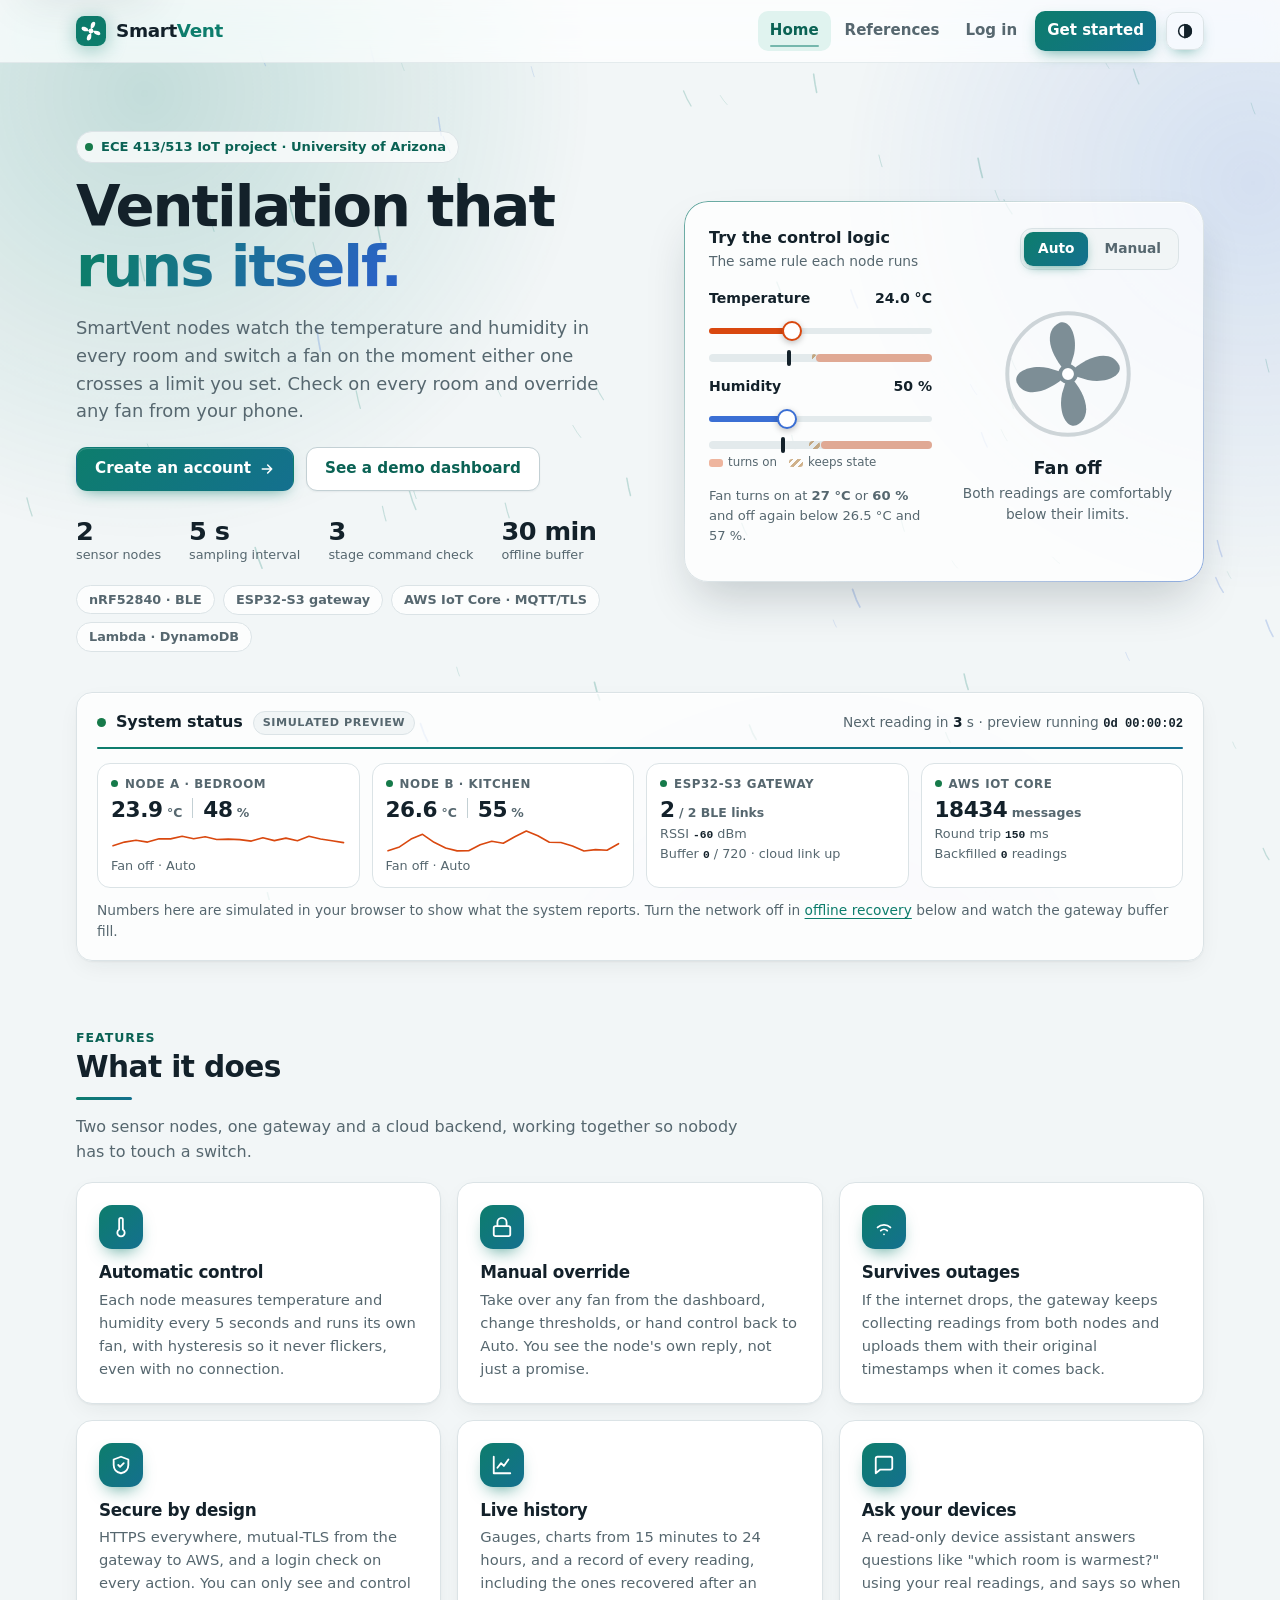
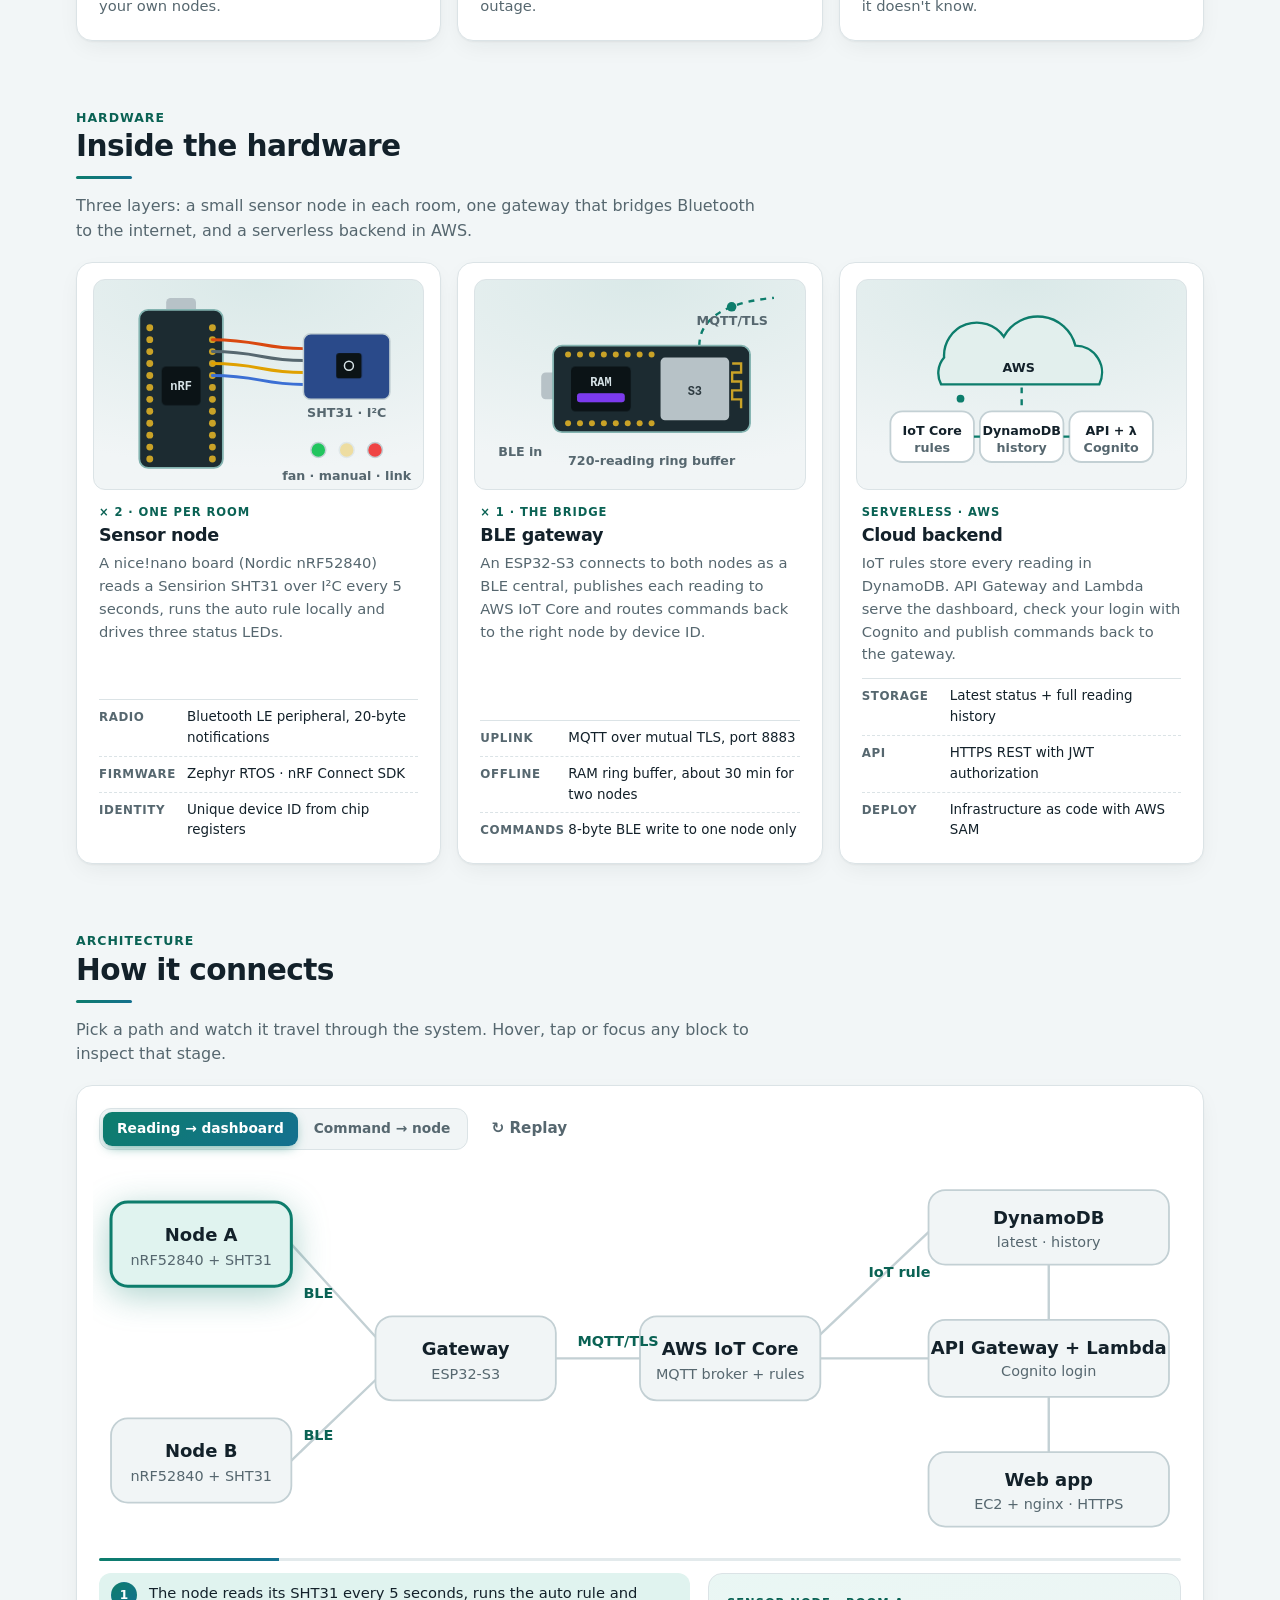
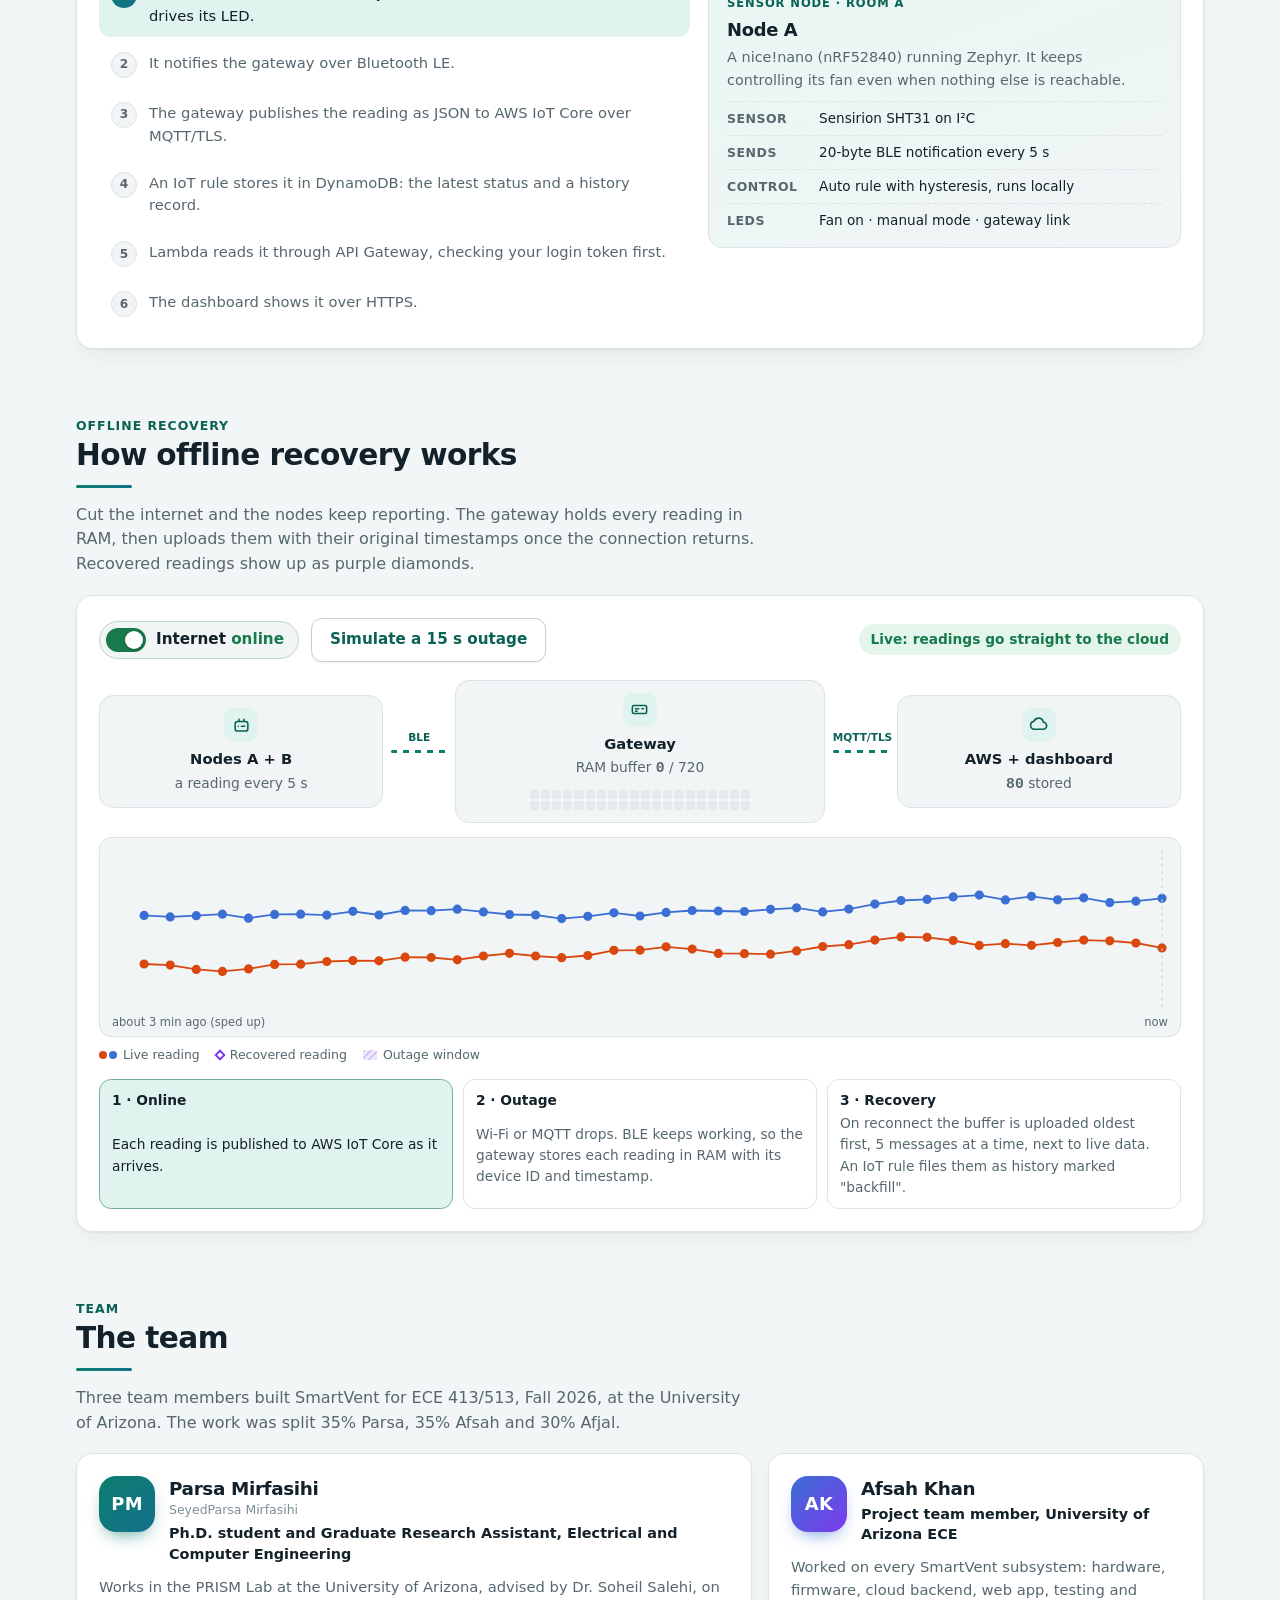
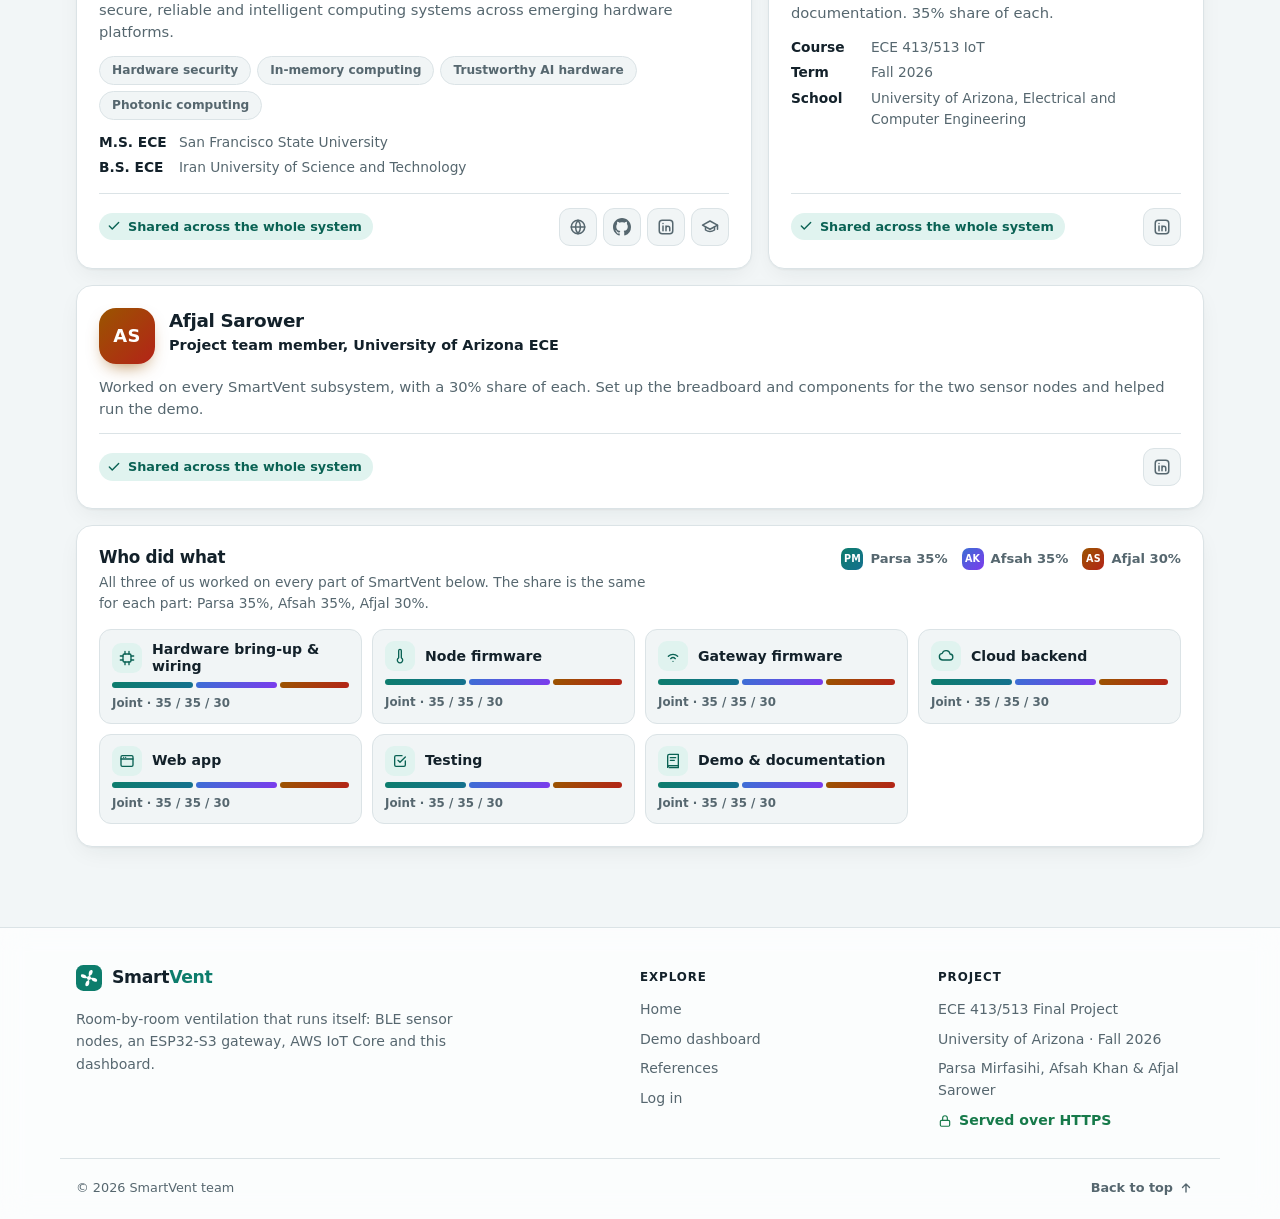
<file: web/index.html>
<!doctype html>
<html lang="en">
<head>
  <meta charset="utf-8">
  <meta name="viewport" content="width=device-width, initial-scale=1">
  <title>SmartVent · Smart Ventilation</title>
  <meta name="description" content="SmartVent: an IoT ventilation system with BLE sensor nodes, an ESP32-S3 gateway, AWS IoT Core and a live web dashboard. ECE 413/513 project, University of Arizona.">
  <script>try { var t = localStorage.getItem("sv.theme"); if (t) document.documentElement.dataset.theme = t; } catch (e) {}</script>
  <link rel="stylesheet" href="css/style.css">
</head>
<body>
  <main>
    <!-- ============================================================ hero -->
    <section class="hero">
      <div>
        <span class="eyebrow"><i></i>ECE 413/513 IoT project · University of Arizona</span>
        <h1>Ventilation that <em>runs itself.</em></h1>
        <p class="lead">
          SmartVent nodes watch the temperature and humidity in every room and switch a fan on the moment
          either one crosses a limit you set. Check on every room and override any fan from your phone.
        </p>
        <p class="row" style="margin-top:22px">
          <a class="btn" id="cta-main" href="register.html"><span>Create an account</span><svg class="arrow" viewBox="0 0 24 24" fill="none" stroke="currentColor" stroke-width="2.4" stroke-linecap="round" stroke-linejoin="round" aria-hidden="true"><path d="M5 12h14M13 6l6 6-6 6"/></svg></a>
          <a class="btn secondary" href="dashboard.html?demo">See a demo dashboard</a>
        </p>
        <div class="hero-stats" aria-label="At a glance">
          <div><b data-count="2">2</b><span>sensor nodes</span></div>
          <div><b><span data-count="5">5</span> s</b><span>sampling interval</span></div>
          <div><b data-count="3">3</b><span>stage command check</span></div>
          <div><b><span data-count="30">30</span> min</b><span>offline buffer</span></div>
        </div>
        <div class="chips" aria-label="Technology">
          <span class="chip">nRF52840 · BLE</span><span class="chip">ESP32-S3 gateway</span>
          <span class="chip">AWS IoT Core · MQTT/TLS</span><span class="chip">Lambda · DynamoDB</span>
        </div>
      </div>

      <!-- Interactive control-logic simulator (same rule the nodes run) -->
      <div class="hero-card" id="sim" role="region" aria-label="Control logic simulator">
        <div class="row">
          <div><strong>Try the control logic</strong><div class="muted small">The same rule each node runs</div></div><span class="spacer"></span>
          <div class="seg" role="group" aria-label="Mode">
            <button type="button" data-mode="auto" class="on" aria-pressed="true">Auto</button>
            <button type="button" data-mode="manual" aria-pressed="false">Manual</button>
          </div>
        </div>
        <div class="sim" style="margin-top:16px">
          <div class="sim-controls">
            <div><label for="sim-t">Temperature <span class="val" id="sim-tv"></span></label>
              <input type="range" class="temp" id="sim-t" min="15" max="40" step="0.5" value="24">
              <div class="band" id="band-t" aria-hidden="true"><span class="zone hyst"></span><span class="zone over"></span><span class="cur"></span></div></div>
            <div><label for="sim-h">Humidity <span class="val" id="sim-hv"></span></label>
              <input type="range" class="hum" id="sim-h" min="30" max="90" step="1" value="50">
              <div class="band" id="band-h" aria-hidden="true"><span class="zone hyst"></span><span class="zone over"></span><span class="cur"></span></div></div>
            <div class="band-legend" aria-hidden="true"><span><i style="background:color-mix(in srgb, var(--hot) 40%, transparent)"></i>turns on</span><span><i style="background:repeating-linear-gradient(135deg, color-mix(in srgb, var(--warn) 45%, transparent) 0 3px, transparent 3px 6px)"></i>keeps state</span></div>
            <p class="field-hint">Fan turns on at <strong>27 °C</strong> or <strong>60 %</strong> and off again below 26.5 °C and 57 %.</p>
          </div>
          <div class="sim-out">
            <div id="sim-fan"></div>
            <div class="state-line" id="sim-state" role="status">Fan off</div>
            <div class="why" id="sim-why"></div>
            <button type="button" class="secondary" id="sim-toggle" hidden>Toggle fan</button>
          </div>
        </div>
      </div>
    </section>

    <!-- ============================================================ live status strip -->
    <section class="status-strip card reveal" id="status" aria-labelledby="status-title">
      <div class="ss-head">
        <h2 id="status-title"><span class="ss-beat" aria-hidden="true"></span>System status</h2>
        <span class="badge">Simulated preview</span>
        <span class="spacer"></span>
        <span class="ss-meta muted small">Next reading in <b id="ss-next">5</b> s · preview running <b id="ss-up" class="mono">0d 00:00:00</b></span>
      </div>
      <div class="ss-bar" aria-hidden="true"><i id="ss-bar"></i></div>
      <div class="ss-grid">
        <div class="ss-tile" data-tile="a">
          <div class="ss-k"><span class="ss-dot"></span>Node A · Bedroom</div>
          <div class="ss-v"><span data-v="t">–</span><small> °C</small><span class="ss-sep"></span><span data-v="h">–</span><small> %</small></div>
          <svg class="ss-spark" viewBox="0 0 120 26" preserveAspectRatio="none" aria-hidden="true"><path data-v="spark"/></svg>
          <div class="ss-sub" data-v="fan">Fan off · Auto</div>
        </div>
        <div class="ss-tile" data-tile="b">
          <div class="ss-k"><span class="ss-dot"></span>Node B · Kitchen</div>
          <div class="ss-v"><span data-v="t">–</span><small> °C</small><span class="ss-sep"></span><span data-v="h">–</span><small> %</small></div>
          <svg class="ss-spark" viewBox="0 0 120 26" preserveAspectRatio="none" aria-hidden="true"><path data-v="spark"/></svg>
          <div class="ss-sub" data-v="fan">Fan off · Auto</div>
        </div>
        <div class="ss-tile" data-tile="gw">
          <div class="ss-k"><span class="ss-dot"></span>ESP32-S3 gateway</div>
          <div class="ss-v"><span data-v="links">2</span><small> / 2 BLE links</small></div>
          <div class="ss-sub">RSSI <b data-v="rssi" class="mono">–</b> dBm</div>
          <div class="ss-sub">Buffer <b data-v="buf" class="mono">0</b> / 720 · <span data-v="net">cloud link up</span></div>
        </div>
        <div class="ss-tile" data-tile="cloud">
          <div class="ss-k"><span class="ss-dot"></span>AWS IoT Core</div>
          <div class="ss-v"><span data-v="msgs">0</span><small> messages</small></div>
          <div class="ss-sub">Round trip <b data-v="rtt" class="mono">–</b> ms</div>
          <div class="ss-sub">Backfilled <b data-v="bf" class="mono">0</b> readings</div>
        </div>
      </div>
      <p class="ss-note muted small">Numbers here are simulated in your browser to show what the system reports. Turn the network off in <a href="#offline">offline recovery</a> below and watch the gateway buffer fill.</p>
    </section>

    <!-- ============================================================ features -->
    <section>
      <div class="section-title reveal"><span class="eyebrow">Features</span><h2>What it does</h2>
        <p>Two sensor nodes, one gateway and a cloud backend, working together so nobody has to touch a switch.</p></div>
      <div class="features">
        <div class="card feature lift reveal"><div class="ico"><svg viewBox="0 0 24 24" fill="none" stroke="currentColor" stroke-width="2" stroke-linecap="round" stroke-linejoin="round"><path d="M14 14.8V4a2 2 0 0 0-4 0v10.8a4 4 0 1 0 4 0z"/></svg></div>
          <h3>Automatic control</h3><p>Each node measures temperature and humidity every 5 seconds and runs its own fan, with hysteresis so it never flickers, even with no connection.</p></div>
        <div class="card feature lift reveal" style="--d:.06s"><div class="ico"><svg viewBox="0 0 24 24" fill="none" stroke="currentColor" stroke-width="2" stroke-linecap="round" stroke-linejoin="round"><rect x="3" y="11" width="18" height="11" rx="2"/><path d="M7 11V7a5 5 0 0 1 10 0v4"/></svg></div>
          <h3>Manual override</h3><p>Take over any fan from the dashboard, change thresholds, or hand control back to Auto. You see the node's own reply, not just a promise.</p></div>
        <div class="card feature lift reveal" style="--d:.12s"><div class="ico"><svg viewBox="0 0 24 24" fill="none" stroke="currentColor" stroke-width="2" stroke-linecap="round" stroke-linejoin="round"><path d="M5 12.5a10 10 0 0 1 14 0M8.5 16a5 5 0 0 1 7 0M12 20h.01"/></svg></div>
          <h3>Survives outages</h3><p>If the internet drops, the gateway keeps collecting readings from both nodes and uploads them with their original timestamps when it comes back.</p></div>
        <div class="card feature lift reveal"><div class="ico"><svg viewBox="0 0 24 24" fill="none" stroke="currentColor" stroke-width="2" stroke-linecap="round" stroke-linejoin="round"><path d="M12 3 4 6v6c0 5 3.5 8 8 9 4.5-1 8-4 8-9V6z"/><path d="m9 12 2 2 4-4"/></svg></div>
          <h3>Secure by design</h3><p>HTTPS everywhere, mutual-TLS from the gateway to AWS, and a login check on every action. You can only see and control your own nodes.</p></div>
        <div class="card feature lift reveal" style="--d:.06s"><div class="ico"><svg viewBox="0 0 24 24" fill="none" stroke="currentColor" stroke-width="2" stroke-linecap="round" stroke-linejoin="round"><path d="M3 3v18h18"/><path d="m7 15 4-5 3 3 5-7"/></svg></div>
          <h3>Live history</h3><p>Gauges, charts from 15 minutes to 24 hours, and a record of every reading, including the ones recovered after an outage.</p></div>
        <div class="card feature lift reveal" style="--d:.12s"><div class="ico"><svg viewBox="0 0 24 24" fill="none" stroke="currentColor" stroke-width="2" stroke-linecap="round" stroke-linejoin="round"><path d="M21 15a2 2 0 0 1-2 2H8l-5 4V5a2 2 0 0 1 2-2h14a2 2 0 0 1 2 2z"/></svg></div>
          <h3>Ask your devices</h3><p>A read-only device assistant answers questions like "which room is warmest?" using your real readings, and says so when it doesn't know.</p></div>
      </div>
    </section>

    <!-- ============================================================ hardware -->
    <section>
      <div class="section-title reveal"><span class="eyebrow">Hardware</span><h2>Inside the hardware</h2>
        <p>Three layers: a small sensor node in each room, one gateway that bridges Bluetooth to the internet, and a serverless backend in AWS.</p></div>
      <div class="hw-grid">
        <article class="card hw lift reveal">
          <div class="hw-art" aria-hidden="true">
            <svg viewBox="0 0 220 140">
              <g class="hw-waves" transform="translate(92 22)"><path d="M0 -8a10 10 0 0 1 10 10"/><path d="M0 -16a18 18 0 0 1 18 18"/><path d="M0 -24a26 26 0 0 1 26 26"/></g>
              <rect class="metal" x="48" y="12" width="20" height="11" rx="3"/>
              <rect class="pcb" x="30" y="20" width="56" height="106" rx="6"/>
              <g class="pads"><circle cx="37" cy="32" r="2.3"/><circle cx="37" cy="40" r="2.3"/><circle cx="37" cy="48" r="2.3"/><circle cx="37" cy="56" r="2.3"/><circle cx="37" cy="64" r="2.3"/><circle cx="37" cy="72" r="2.3"/><circle cx="37" cy="80" r="2.3"/><circle cx="37" cy="88" r="2.3"/><circle cx="37" cy="96" r="2.3"/><circle cx="37" cy="104" r="2.3"/><circle cx="37" cy="112" r="2.3"/><circle cx="37" cy="120" r="2.3"/>
                <circle cx="79" cy="32" r="2.3"/><circle cx="79" cy="40" r="2.3"/><circle cx="79" cy="48" r="2.3"/><circle cx="79" cy="56" r="2.3"/><circle cx="79" cy="64" r="2.3"/><circle cx="79" cy="72" r="2.3"/><circle cx="79" cy="80" r="2.3"/><circle cx="79" cy="88" r="2.3"/><circle cx="79" cy="96" r="2.3"/><circle cx="79" cy="104" r="2.3"/><circle cx="79" cy="112" r="2.3"/><circle cx="79" cy="120" r="2.3"/></g>
              <rect class="chip" x="45" y="58" width="26" height="26" rx="3"/><text class="chip-t" x="58" y="74" text-anchor="middle">nRF</text>
              <path class="wire w1" d="M79 40 C110 40 112 46 140 46"/><path class="wire w2" d="M79 48 C110 48 112 54 140 54"/><path class="wire w3" d="M79 56 C110 56 112 62 140 62"/><path class="wire w4" d="M79 64 C110 64 112 70 140 70"/>
              <rect class="pcb2" x="140" y="36" width="58" height="44" rx="5"/>
              <rect class="chip" x="162" y="49" width="17" height="17" rx="2"/><circle class="sense" cx="170.5" cy="57.5" r="3"/>
              <text class="lbl" x="169" y="92" text-anchor="middle">SHT31 · I²C</text>
              <g class="leds"><circle class="led g" cx="150" cy="114" r="5"/><circle class="led y" cx="169" cy="114" r="5"/><circle class="led r" cx="188" cy="114" r="5"/></g>
              <text class="lbl" x="169" y="134" text-anchor="middle">fan · manual · link</text>
            </svg>
          </div>
          <span class="hw-k">× 2 · one per room</span>
          <h3>Sensor node</h3>
          <p>A nice!nano board (Nordic nRF52840) reads a Sensirion SHT31 over I²C every 5 seconds, runs the auto rule locally and drives three status LEDs.</p>
          <ul class="hw-specs">
            <li><b>Radio</b><span>Bluetooth LE peripheral, 20-byte notifications</span></li>
            <li><b>Firmware</b><span>Zephyr RTOS · nRF Connect SDK</span></li>
            <li><b>Identity</b><span>Unique device ID from chip registers</span></li>
          </ul>
        </article>

        <article class="card hw lift reveal" style="--d:.08s">
          <div class="hw-art" aria-hidden="true">
            <svg viewBox="0 0 220 140">
              <g class="hw-waves in" transform="translate(30 70) rotate(180)"><path d="M0 -8a10 10 0 0 1 10 10"/><path d="M0 -16a18 18 0 0 1 18 18"/><path d="M0 -24a26 26 0 0 1 26 26"/></g>
              <path class="uplink" d="M150 44 C150 22 176 14 200 12"/>
              <circle class="up-dot" r="3.2"><animateMotion dur="1.8s" repeatCount="indefinite" path="M150 44 C150 22 176 14 200 12"/></circle>
              <rect class="metal" x="44" y="62" width="12" height="18" rx="3"/>
              <rect class="pcb" x="52" y="44" width="132" height="58" rx="6"/>
              <g class="pads"><circle cx="62" cy="50" r="2"/><circle cx="70" cy="50" r="2"/><circle cx="78" cy="50" r="2"/><circle cx="86" cy="50" r="2"/><circle cx="94" cy="50" r="2"/><circle cx="102" cy="50" r="2"/><circle cx="110" cy="50" r="2"/><circle cx="118" cy="50" r="2"/>
                <circle cx="62" cy="96" r="2"/><circle cx="70" cy="96" r="2"/><circle cx="78" cy="96" r="2"/><circle cx="86" cy="96" r="2"/><circle cx="94" cy="96" r="2"/><circle cx="102" cy="96" r="2"/><circle cx="110" cy="96" r="2"/><circle cx="118" cy="96" r="2"/></g>
              <rect class="chip" x="64" y="58" width="40" height="30" rx="3"/>
              <g class="ram"><rect x="68" y="76" width="32" height="6" rx="2" class="ram-trk"/><rect x="68" y="76" width="32" height="6" rx="2" class="ram-fill"/></g>
              <text class="chip-t" x="84" y="71" text-anchor="middle">RAM</text>
              <rect class="metal" x="124" y="52" width="46" height="42" rx="3"/>
              <text class="chip-t dark" x="147" y="77" text-anchor="middle">S3</text>
              <path class="antenna" d="M172 56h6v6h-6v6h6v6h-6v6h6v6"/>
              <text class="lbl" x="30" y="118" text-anchor="middle">BLE in</text>
              <text class="lbl" x="196" y="30" text-anchor="end">MQTT/TLS</text>
              <text class="lbl" x="118" y="124" text-anchor="middle">720-reading ring buffer</text>
            </svg>
          </div>
          <span class="hw-k">× 1 · the bridge</span>
          <h3>BLE gateway</h3>
          <p>An ESP32-S3 connects to both nodes as a BLE central, publishes each reading to AWS IoT Core and routes commands back to the right node by device ID.</p>
          <ul class="hw-specs">
            <li><b>Uplink</b><span>MQTT over mutual TLS, port 8883</span></li>
            <li><b>Offline</b><span>RAM ring buffer, about 30 min for two nodes</span></li>
            <li><b>Commands</b><span>8-byte BLE write to one node only</span></li>
          </ul>
        </article>

        <article class="card hw lift reveal" style="--d:.16s">
          <div class="hw-art" aria-hidden="true">
            <svg viewBox="0 0 220 140">
              <path class="cloud" d="M58 52a22 22 0 0 1 40-14 26 26 0 0 1 48 6 18 18 0 0 1 16 26H56a16 16 0 0 1 2-18z"/>
              <text class="lbl strong" x="108" y="62" text-anchor="middle">AWS</text>
              <path class="flow" d="M110 72v14"/>
              <rect class="svc" x="22" y="88" width="56" height="34" rx="8"/><text class="lbl strong" x="50" y="104" text-anchor="middle">IoT Core</text><text class="lbl" x="50" y="115" text-anchor="middle">rules</text>
              <rect class="svc" x="82" y="88" width="56" height="34" rx="8"/><text class="lbl strong" x="110" y="104" text-anchor="middle">DynamoDB</text><text class="lbl" x="110" y="115" text-anchor="middle">history</text>
              <rect class="svc" x="142" y="88" width="56" height="34" rx="8"/><text class="lbl strong" x="170" y="104" text-anchor="middle">API + λ</text><text class="lbl" x="170" y="115" text-anchor="middle">Cognito</text>
              <path class="flow" d="M78 105h4M138 105h4"/>
              <circle class="svc-dot" r="2.6"><animateMotion dur="2.4s" repeatCount="indefinite" path="M50 88 C50 76 110 76 110 88 C110 76 170 76 170 88"/></circle>
            </svg>
          </div>
          <span class="hw-k">Serverless · AWS</span>
          <h3>Cloud backend</h3>
          <p>IoT rules store every reading in DynamoDB. API Gateway and Lambda serve the dashboard, check your login with Cognito and publish commands back to the gateway.</p>
          <ul class="hw-specs">
            <li><b>Storage</b><span>Latest status + full reading history</span></li>
            <li><b>API</b><span>HTTPS REST with JWT authorization</span></li>
            <li><b>Deploy</b><span>Infrastructure as code with AWS SAM</span></li>
          </ul>
        </article>
      </div>
    </section>

    <!-- ============================================================ how it connects -->
    <section>
      <div class="section-title reveal"><span class="eyebrow">Architecture</span><h2>How it connects</h2>
        <p>Pick a path and watch it travel through the system. Hover, tap or focus any block to inspect that stage.</p></div>
      <div class="card diagram reveal">
        <div class="row" style="margin-bottom:10px">
          <div class="seg" role="group" aria-label="Flow">
            <button type="button" data-flow="telemetry" class="on" aria-pressed="true">Reading → dashboard</button>
            <button type="button" data-flow="command" aria-pressed="false">Command → node</button>
          </div>
          <button type="button" class="ghost" id="flow-replay">↻ Replay</button>
        </div>
        <div class="scroller">
        <svg viewBox="0 0 900 310" role="group" aria-labelledby="arch-title">
          <title id="arch-title">Two nRF52840 sensor nodes connect over Bluetooth LE to an ESP32-S3 gateway, which uses MQTT over TLS to AWS IoT Core. IoT rules store data in DynamoDB; API Gateway and Lambda serve the web app over HTTPS and publish commands back through IoT Core.</title>
          <g>
            <path id="w-a-gw" class="wire" d="M160 65 L230 142"/>
            <path id="w-b-gw" class="wire" d="M160 245 L230 178"/>
            <path id="w-gw-iot" class="wire" d="M380 160 L450 160"/>
            <path id="w-iot-db" class="wire" d="M600 140 L690 55"/>
            <path id="w-iot-api" class="wire" d="M600 160 L690 160"/>
            <path id="w-api-db" class="wire" d="M790 128 L790 82"/>
            <path id="w-api-web" class="wire" d="M790 192 L790 238"/>
          </g>
          <g id="n-a" class="stage" tabindex="0" role="button" aria-label="Inspect Node A"><rect class="box" x="10" y="30" width="150" height="70" rx="14"/><text x="85" y="62" text-anchor="middle" font-weight="700" font-size="15">Node A</text><text x="85" y="82" text-anchor="middle" class="sub">nRF52840 + SHT31</text></g>
          <g id="n-b" class="stage" tabindex="0" role="button" aria-label="Inspect Node B"><rect class="box" x="10" y="210" width="150" height="70" rx="14"/><text x="85" y="242" text-anchor="middle" font-weight="700" font-size="15">Node B</text><text x="85" y="262" text-anchor="middle" class="sub">nRF52840 + SHT31</text></g>
          <g id="gw" class="stage" tabindex="0" role="button" aria-label="Inspect the gateway"><rect class="box" x="230" y="125" width="150" height="70" rx="14"/><text x="305" y="157" text-anchor="middle" font-weight="700" font-size="15">Gateway</text><text x="305" y="177" text-anchor="middle" class="sub">ESP32-S3</text></g>
          <g id="iot" class="stage" tabindex="0" role="button" aria-label="Inspect AWS IoT Core"><rect class="box" x="450" y="125" width="150" height="70" rx="14"/><text x="525" y="157" text-anchor="middle" font-weight="700" font-size="15">AWS IoT Core</text><text x="525" y="177" text-anchor="middle" class="sub">MQTT broker + rules</text></g>
          <g id="db" class="stage" tabindex="0" role="button" aria-label="Inspect DynamoDB"><rect class="box" x="690" y="20" width="200" height="62" rx="14"/><text x="790" y="48" text-anchor="middle" font-weight="700" font-size="15">DynamoDB</text><text x="790" y="67" text-anchor="middle" class="sub">latest · history</text></g>
          <g id="api" class="stage" tabindex="0" role="button" aria-label="Inspect API Gateway and Lambda"><rect class="box" x="690" y="128" width="200" height="64" rx="14"/><text x="790" y="156" text-anchor="middle" font-weight="700" font-size="15">API Gateway + Lambda</text><text x="790" y="175" text-anchor="middle" class="sub">Cognito login</text></g>
          <g id="web" class="stage" tabindex="0" role="button" aria-label="Inspect the web app"><rect class="box" x="690" y="238" width="200" height="62" rx="14"/><text x="790" y="266" text-anchor="middle" font-weight="700" font-size="15">Web app</text><text x="790" y="285" text-anchor="middle" class="sub">EC2 + nginx · HTTPS</text></g>
          <text class="tag" x="170" y="110">BLE</text><text class="tag" x="170" y="228">BLE</text>
          <text class="tag" x="398" y="150">MQTT/TLS</text><text class="tag" x="640" y="92">IoT rule</text>
          <circle class="packet" id="packet" r="6" cx="-20" cy="-20" opacity="0"/>
        </svg>
        </div>
        <div class="flow-progress" aria-hidden="true"><i id="flow-bar"></i></div>
        <div class="flow-split">
          <ol class="flow-steps" id="flow-list"></ol>
          <aside class="inspector" id="inspector" aria-live="polite">
            <span class="ins-k" id="ins-k">Stage inspector</span>
            <h3 id="ins-t">Hover or tap a block</h3>
            <p id="ins-p" class="muted">Each block in the diagram is a real part of the system. Pick one to see what it does and what passes through it.</p>
            <ul id="ins-f" class="ins-facts"></ul>
          </aside>
        </div>
      </div>
    </section>

    <!-- ============================================================ offline recovery -->
    <section id="offline">
      <div class="section-title reveal"><span class="eyebrow">Offline recovery</span><h2>How offline recovery works</h2>
        <p>Cut the internet and the nodes keep reporting. The gateway holds every reading in RAM, then uploads them with their original timestamps once the connection returns. Recovered readings show up as purple diamonds.</p></div>
      <div class="card od reveal" id="od">
        <div class="od-top">
          <button type="button" class="od-switch" id="od-net" role="switch" aria-checked="true"><span class="od-knob" aria-hidden="true"></span><span class="od-lbl">Internet <b id="od-net-l">online</b></span></button>
          <button type="button" class="secondary" id="od-auto">Simulate a 15 s outage</button>
          <span class="spacer"></span>
          <span class="od-phase" id="od-phase" role="status">Live: readings go straight to the cloud</span>
        </div>

        <div class="od-pipe">
          <div class="od-node">
            <span class="od-ico" aria-hidden="true"><svg viewBox="0 0 24 24" fill="none" stroke="currentColor" stroke-width="2" stroke-linecap="round" stroke-linejoin="round"><rect x="4" y="7" width="16" height="12" rx="3"/><path d="M9 7V4M15 7V4M8 13h.01M12 13h4"/></svg></span>
            <b>Nodes A + B</b><span class="muted small">a reading every 5 s</span>
          </div>
          <div class="od-link ble" aria-hidden="true"><i></i><span>BLE</span></div>
          <div class="od-node od-gw">
            <span class="od-ico" aria-hidden="true"><svg viewBox="0 0 24 24" fill="none" stroke="currentColor" stroke-width="2" stroke-linecap="round" stroke-linejoin="round"><rect x="3" y="7" width="18" height="10" rx="2"/><path d="M7 11h4M7 14h2M15 11h2"/></svg></span>
            <b>Gateway</b><span class="muted small">RAM buffer <b class="mono" id="od-count">0</b> / 720</span>
            <div class="od-buf" id="od-buf" aria-hidden="true"></div>
          </div>
          <div class="od-link mqtt" id="od-mqtt" aria-hidden="true"><i></i><span>MQTT/TLS</span><em>×</em></div>
          <div class="od-node od-cloud">
            <span class="od-ico" aria-hidden="true"><svg viewBox="0 0 24 24" fill="none" stroke="currentColor" stroke-width="2" stroke-linecap="round" stroke-linejoin="round"><path d="M7 18a5 5 0 0 1-.6-9.96A6 6 0 0 1 18 9a4.5 4.5 0 0 1-.5 9z"/></svg></span>
            <b>AWS + dashboard</b><span class="muted small"><b class="mono" id="od-stored">0</b> stored</span>
          </div>
        </div>

        <div class="od-chart-wrap">
          <svg class="od-chart" id="od-chart" viewBox="0 0 800 170" role="img" aria-label="Timeline of readings as the dashboard sees them"></svg>
          <div class="od-axis muted" aria-hidden="true"><span>about 3 min ago (sped up)</span><span>now</span></div>
        </div>
        <div class="chart-legend" aria-hidden="true">
          <span><i class="lg-dot"></i>Live reading</span>
          <span><i class="lg-diamond"></i>Recovered reading</span>
          <span><i class="lg-band"></i>Outage window</span>
        </div>

        <ol class="od-steps" id="od-steps">
          <li data-p="live"><b>1 · Online</b><span>Each reading is published to AWS IoT Core as it arrives.</span></li>
          <li data-p="offline"><b>2 · Outage</b><span>Wi-Fi or MQTT drops. BLE keeps working, so the gateway stores each reading in RAM with its device ID and timestamp.</span></li>
          <li data-p="flush"><b>3 · Recovery</b><span>On reconnect the buffer is uploaded oldest first, 5 messages at a time, next to live data. An IoT rule files them as history marked "backfill".</span></li>
        </ol>
      </div>
    </section>

    <!-- ============================================================ team -->
    <section id="team">
      <div class="section-title reveal"><span class="eyebrow">Team</span><h2>The team</h2>
        <p>Three team members built SmartVent for ECE 413/513, Fall 2026, at the University of Arizona. The work was split 35% Parsa, 35% Afsah and 30% Afjal.</p></div>
      <div class="team">
        <article class="card person lift reveal">
          <div class="p-head">
            <div class="avatar" aria-hidden="true">PM</div>
            <div>
              <h3>Parsa Mirfasihi</h3>
              <span class="p-alias">SeyedParsa Mirfasihi</span>
              <p class="p-role">Ph.D. student and Graduate Research Assistant, Electrical and Computer Engineering</p>
            </div>
          </div>
          <p>Works in the PRISM Lab at the University of Arizona, advised by Dr. Soheil Salehi, on secure, reliable and intelligent computing systems across emerging hardware platforms.</p>
          <div class="p-tags" aria-label="Research interests"><span class="chip">Hardware security</span><span class="chip">In-memory computing</span><span class="chip">Trustworthy AI hardware</span><span class="chip">Photonic computing</span></div>
          <ul class="p-edu">
            <li><b>M.S. ECE</b><span>San Francisco State University</span></li>
            <li><b>B.S. ECE</b><span>Iran University of Science and Technology</span></li>
          </ul>
          <div class="p-foot">
            <span class="p-share"><svg viewBox="0 0 24 24" fill="none" stroke="currentColor" stroke-width="2.4" stroke-linecap="round" stroke-linejoin="round" aria-hidden="true"><path d="M20 6 9 17l-5-5"/></svg>Shared across the whole system</span>
            <div class="p-links">
              <a class="icon-btn" href="https://parsamirfasihi.com" target="_blank" rel="noopener" aria-label="Personal website (opens in a new tab)" title="Website"><svg viewBox="0 0 24 24" fill="none" stroke="currentColor" stroke-width="2" stroke-linecap="round" stroke-linejoin="round"><circle cx="12" cy="12" r="9"/><path d="M3 12h18M12 3a14 14 0 0 1 0 18M12 3a14 14 0 0 0 0 18"/></svg></a>
              <a class="icon-btn" href="https://github.com/parsamrf" target="_blank" rel="noopener" aria-label="GitHub profile (opens in a new tab)" title="GitHub"><svg viewBox="0 0 16 16" fill="currentColor"><path d="M8 0C3.58 0 0 3.58 0 8c0 3.54 2.29 6.53 5.47 7.59.4.07.55-.17.55-.38 0-.19-.01-.82-.01-1.49-2.01.37-2.53-.49-2.69-.94-.09-.23-.48-.94-.82-1.13-.28-.15-.68-.52-.01-.53.63-.01 1.08.58 1.23.82.72 1.21 1.87.87 2.33.66.07-.52.28-.87.51-1.07-1.78-.2-3.64-.89-3.64-3.95 0-.87.31-1.59.82-2.15-.08-.2-.36-1.02.08-2.12 0 0 .67-.21 2.2.82.64-.18 1.32-.27 2-.27.68 0 1.36.09 2 .27 1.53-1.04 2.2-.82 2.2-.82.44 1.1.16 1.92.08 2.12.51.56.82 1.27.82 2.15 0 3.07-1.87 3.75-3.65 3.95.29.25.54.73.54 1.48 0 1.07-.01 1.93-.01 2.2 0 .21.15.46.55.38A8.01 8.01 0 0 0 16 8c0-4.42-3.58-8-8-8z"/></svg></a>
              <a class="icon-btn" href="https://www.linkedin.com/in/parsa-mirfasihi/" target="_blank" rel="noopener" aria-label="LinkedIn profile (opens in a new tab)" title="LinkedIn"><svg viewBox="0 0 24 24" fill="none" stroke="currentColor" stroke-width="2" stroke-linecap="round" stroke-linejoin="round"><rect x="3" y="3" width="18" height="18" rx="4"/><path d="M8 10.5V17M8 7.3v.01M12 17v-6.5M12 13.5a2.5 2.5 0 0 1 5 0V17"/></svg></a>
              <a class="icon-btn" href="https://scholar.google.com/citations?hl=en&amp;user=OA3Wf_IAAAAJ" target="_blank" rel="noopener" aria-label="Google Scholar profile (opens in a new tab)" title="Google Scholar"><svg viewBox="0 0 24 24" fill="none" stroke="currentColor" stroke-width="2" stroke-linecap="round" stroke-linejoin="round"><path d="M2 9.5 12 4l10 5.5L12 15z"/><path d="M6 11.7V16c3.5 2.5 8.5 2.5 12 0v-4.3M22 9.5V15"/></svg></a>
            </div>
          </div>
        </article>

        <article class="card person lift reveal" style="--d:.08s">
          <div class="p-head">
            <div class="avatar alt" aria-hidden="true">AK</div>
            <div>
              <h3>Afsah Khan</h3>
              <p class="p-role">Project team member, University of Arizona ECE</p>
            </div>
          </div>
          <p>Worked on every SmartVent subsystem: hardware, firmware, cloud backend, web app, testing and documentation. 35% share of each.</p>
          <ul class="p-edu">
            <li><b>Course</b><span>ECE 413/513 IoT</span></li>
            <li><b>Term</b><span>Fall 2026</span></li>
            <li><b>School</b><span>University of Arizona, Electrical and Computer Engineering</span></li>
          </ul>
          <div class="p-foot">
            <span class="p-share"><svg viewBox="0 0 24 24" fill="none" stroke="currentColor" stroke-width="2.4" stroke-linecap="round" stroke-linejoin="round" aria-hidden="true"><path d="M20 6 9 17l-5-5"/></svg>Shared across the whole system</span>
            <div class="p-links">
              <a class="icon-btn" href="https://www.linkedin.com/in/afsah-sharaf-khan-029384311/" target="_blank" rel="noopener" aria-label="LinkedIn profile (opens in a new tab)" title="LinkedIn"><svg viewBox="0 0 24 24" fill="none" stroke="currentColor" stroke-width="2" stroke-linecap="round" stroke-linejoin="round"><rect x="3" y="3" width="18" height="18" rx="4"/><path d="M8 10.5V17M8 7.3v.01M12 17v-6.5M12 13.5a2.5 2.5 0 0 1 5 0V17"/></svg></a>
            </div>
          </div>
        </article>

        <article class="card person helper lift reveal" style="--d:.16s">
          <div class="p-head">
            <div class="avatar third" aria-hidden="true">AS</div>
            <div>
              <h3>Afjal Sarower</h3>
              <p class="p-role">Project team member, University of Arizona ECE</p>
            </div>
          </div>
          <p>Worked on every SmartVent subsystem, with a 30% share of each. Set up the breadboard and components for the two sensor nodes and helped run the demo.</p>
          <div class="p-foot">
            <span class="p-share"><svg viewBox="0 0 24 24" fill="none" stroke="currentColor" stroke-width="2.4" stroke-linecap="round" stroke-linejoin="round" aria-hidden="true"><path d="M20 6 9 17l-5-5"/></svg>Shared across the whole system</span>
            <div class="p-links">
              <a class="icon-btn" href="https://www.linkedin.com/in/sarower/" target="_blank" rel="noopener" aria-label="LinkedIn profile (opens in a new tab)" title="LinkedIn"><svg viewBox="0 0 24 24" fill="none" stroke="currentColor" stroke-width="2" stroke-linecap="round" stroke-linejoin="round"><rect x="3" y="3" width="18" height="18" rx="4"/><path d="M8 10.5V17M8 7.3v.01M12 17v-6.5M12 13.5a2.5 2.5 0 0 1 5 0V17"/></svg></a>
            </div>
          </div>
        </article>
      </div>

      <div class="card ownership reveal">
        <div class="own-head">
          <div><h3>Who did what</h3><p class="muted small">All three of us worked on every part of SmartVent below. The share is the same for each part: Parsa 35%, Afsah 35%, Afjal 30%.</p></div>
          <div class="own-key" aria-hidden="true"><span><i class="avatar xs">PM</i>Parsa 35%</span><span><i class="avatar xs alt">AK</i>Afsah 35%</span><span><i class="avatar xs third">AS</i>Afjal 30%</span></div>
        </div>
        <ul class="own-grid">
          <li><span class="own-ico" aria-hidden="true"><svg viewBox="0 0 24 24" fill="none" stroke="currentColor" stroke-width="2" stroke-linecap="round" stroke-linejoin="round"><rect x="6" y="6" width="12" height="12" rx="2"/><path d="M9 2v4M15 2v4M9 18v4M15 18v4M2 9h4M2 15h4M18 9h4M18 15h4"/></svg></span><b>Hardware bring-up &amp; wiring</b><span class="own-bar"><i style="flex:35"></i><i style="flex:35"></i><i style="flex:30"></i></span><span class="own-who">Joint · 35 / 35 / 30</span></li>
          <li><span class="own-ico" aria-hidden="true"><svg viewBox="0 0 24 24" fill="none" stroke="currentColor" stroke-width="2" stroke-linecap="round" stroke-linejoin="round"><path d="M14 14.8V4a2 2 0 0 0-4 0v10.8a4 4 0 1 0 4 0z"/></svg></span><b>Node firmware</b><span class="own-bar"><i style="flex:35"></i><i style="flex:35"></i><i style="flex:30"></i></span><span class="own-who">Joint · 35 / 35 / 30</span></li>
          <li><span class="own-ico" aria-hidden="true"><svg viewBox="0 0 24 24" fill="none" stroke="currentColor" stroke-width="2" stroke-linecap="round" stroke-linejoin="round"><path d="M5 12.5a10 10 0 0 1 14 0M8.5 16a5 5 0 0 1 7 0M12 20h.01"/></svg></span><b>Gateway firmware</b><span class="own-bar"><i style="flex:35"></i><i style="flex:35"></i><i style="flex:30"></i></span><span class="own-who">Joint · 35 / 35 / 30</span></li>
          <li><span class="own-ico" aria-hidden="true"><svg viewBox="0 0 24 24" fill="none" stroke="currentColor" stroke-width="2" stroke-linecap="round" stroke-linejoin="round"><path d="M7 18a5 5 0 0 1-.6-9.96A6 6 0 0 1 18 9a4.5 4.5 0 0 1-.5 9z"/></svg></span><b>Cloud backend</b><span class="own-bar"><i style="flex:35"></i><i style="flex:35"></i><i style="flex:30"></i></span><span class="own-who">Joint · 35 / 35 / 30</span></li>
          <li><span class="own-ico" aria-hidden="true"><svg viewBox="0 0 24 24" fill="none" stroke="currentColor" stroke-width="2" stroke-linecap="round" stroke-linejoin="round"><rect x="3" y="4" width="18" height="16" rx="2"/><path d="M3 9h18M7 6.5h.01M10 6.5h.01"/></svg></span><b>Web app</b><span class="own-bar"><i style="flex:35"></i><i style="flex:35"></i><i style="flex:30"></i></span><span class="own-who">Joint · 35 / 35 / 30</span></li>
          <li><span class="own-ico" aria-hidden="true"><svg viewBox="0 0 24 24" fill="none" stroke="currentColor" stroke-width="2" stroke-linecap="round" stroke-linejoin="round"><path d="M9 11l3 3 8-8"/><path d="M20 12v6a2 2 0 0 1-2 2H6a2 2 0 0 1-2-2V6a2 2 0 0 1 2-2h9"/></svg></span><b>Testing</b><span class="own-bar"><i style="flex:35"></i><i style="flex:35"></i><i style="flex:30"></i></span><span class="own-who">Joint · 35 / 35 / 30</span></li>
          <li><span class="own-ico" aria-hidden="true"><svg viewBox="0 0 24 24" fill="none" stroke="currentColor" stroke-width="2" stroke-linecap="round" stroke-linejoin="round"><path d="M4 4.5A2.5 2.5 0 0 1 6.5 2H20v17H6.5A2.5 2.5 0 0 0 4 21.5z"/><path d="M4 21.5A2.5 2.5 0 0 1 6.5 19H20v3H6.5M8 7h8M8 11h6"/></svg></span><b>Demo &amp; documentation</b><span class="own-bar"><i style="flex:35"></i><i style="flex:35"></i><i style="flex:30"></i></span><span class="own-who">Joint · 35 / 35 / 30</span></li>
        </ul>
      </div>
    </section>
  </main>

  <script src="js/config.js"></script>
  <script src="js/auth.js"></script>
  <script src="js/ui.js"></script>
  <script src="js/layout.js"></script>
  <script src="js/bg.js"></script>
  <script src="js/fx.js"></script>
  <script src="js/home.js"></script>
</body>
</html>
</file>
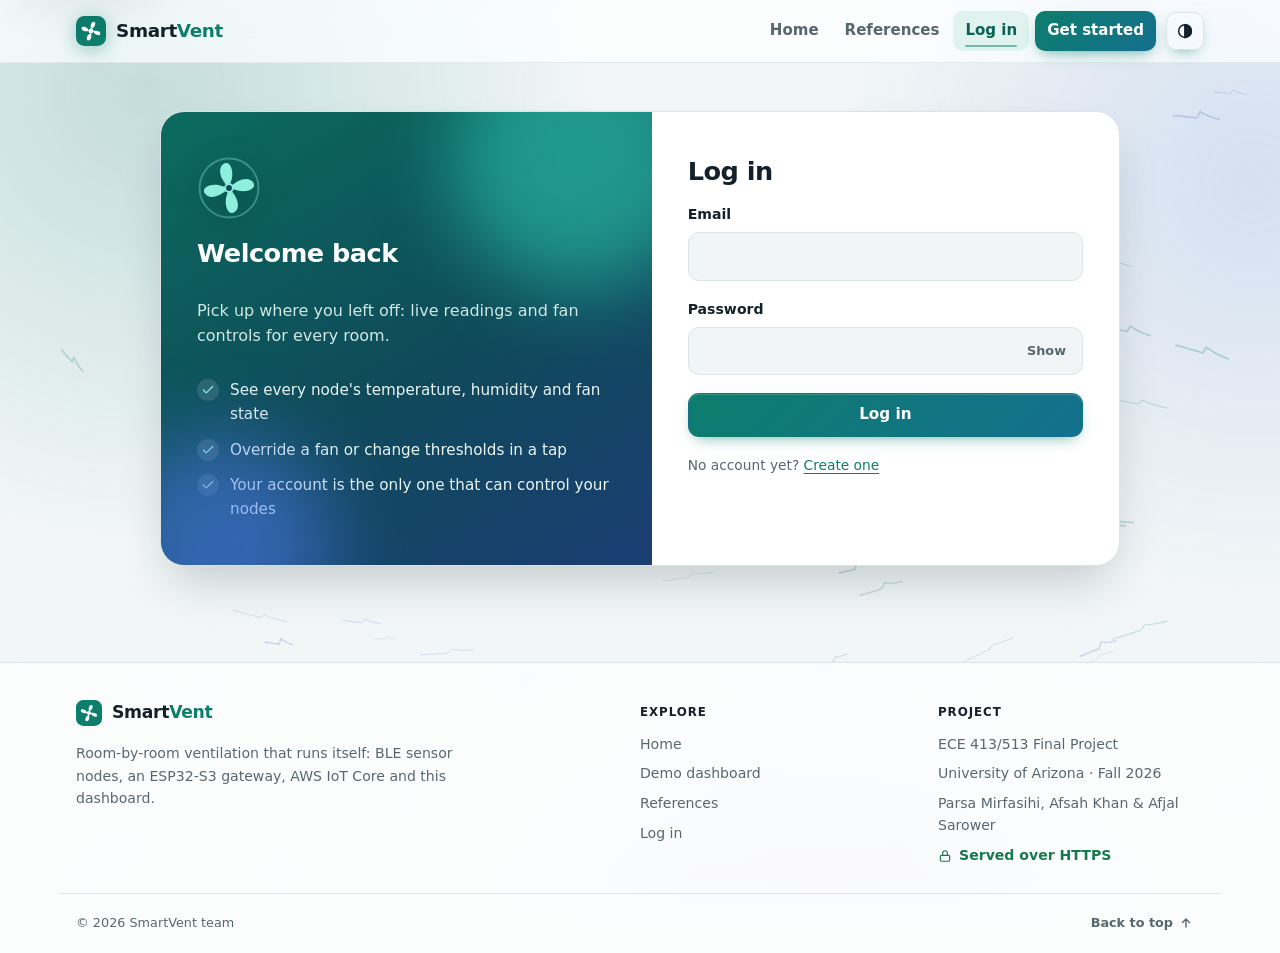
<file: web/assistant.html>
<!doctype html>
<html lang="en">
<head>
  <meta charset="utf-8">
  <meta name="viewport" content="width=device-width, initial-scale=1">
  <title>Assistant · SmartVent</title>
  <script>try { var t = localStorage.getItem("sv.theme"); if (t) document.documentElement.dataset.theme = t; } catch (e) {}</script>
  <link rel="stylesheet" href="css/style.css">
</head>
<body data-auth="required" data-bg="calm">
  <main class="stack" style="max-width:820px">
    <div>
      <span class="eyebrow">Read-only assistant</span>
      <h1>Device assistant</h1>
      <p class="muted">Ask about your nodes' readings and status. For each question the server first retrieves your devices' latest data and recent history, and the assistant answers only from that data, or tells you it can't. It is read-only: use the <a href="dashboard.html">Dashboard</a> to change anything.</p>
    </div>

    <section class="card chat-card">
      <div class="chat-top">
        <span class="bot-ava" aria-hidden="true"><svg viewBox="0 0 24 24" fill="none" stroke="currentColor" stroke-width="2" stroke-linecap="round" stroke-linejoin="round"><path d="M12 3v4M12 17v4M3 12h4M17 12h4M6 6l2.5 2.5M15.5 15.5 18 18M6 18l2.5-2.5M15.5 8.5 18 6"/></svg></span>
        <div><b>SmartVent assistant</b><span class="muted small">Answers from your live device data</span></div>
      </div>
      <div id="chat" class="chat" aria-live="polite">
        <div class="msg bot">Hi! I can answer questions about your SmartVent nodes. Try one of the suggestions below, or ask your own.</div>
      </div>
      <div class="chat-foot">
        <div class="suggestions">
          <button type="button" class="secondary">Which room is the warmest right now?</button>
          <button type="button" class="secondary">Is the fan on in each node, and why?</button>
          <button type="button" class="secondary">How has humidity changed over the last hour?</button>
          <button type="button" class="secondary">What was the temperature yesterday at noon?</button>
        </div>
        <form id="chat-form" class="chat-form">
          <input id="q" placeholder="Ask a question about your devices…" maxlength="1000" required autocomplete="off" aria-label="Your question">
          <button type="submit">Ask</button>
        </form>
        <p class="readonly-note" style="margin:10px 0 0"><svg viewBox="0 0 24 24" fill="none" stroke="currentColor" stroke-width="2" stroke-linecap="round" stroke-linejoin="round" aria-hidden="true"><rect x="4" y="11" width="16" height="10" rx="2"/><path d="M8 11V7a4 4 0 0 1 8 0v4"/></svg>Read-only: the assistant cannot change any device.</p>
      </div>
    </section>

    <details class="card">
      <summary style="margin:0">Data supplied with the last question</summary>
      <pre id="snapshot" class="mono small" style="white-space:pre-wrap;max-height:320px;overflow:auto">Ask a question to see the exact data the assistant was given.</pre>
    </details>
  </main>
  <script src="js/config.js"></script>
  <script src="js/auth.js"></script>
  <script src="js/ui.js"></script>
  <script src="js/layout.js"></script>
  <script src="js/bg.js"></script>
  <script src="js/fx.js"></script>
  <script src="js/api.js"></script>
  <script>if (location.search.includes("demo")) document.write('<script src="js/demo-api.js"><\/script>');</script>
  <script src="js/assistant.js"></script>
</body>
</html>
</file>
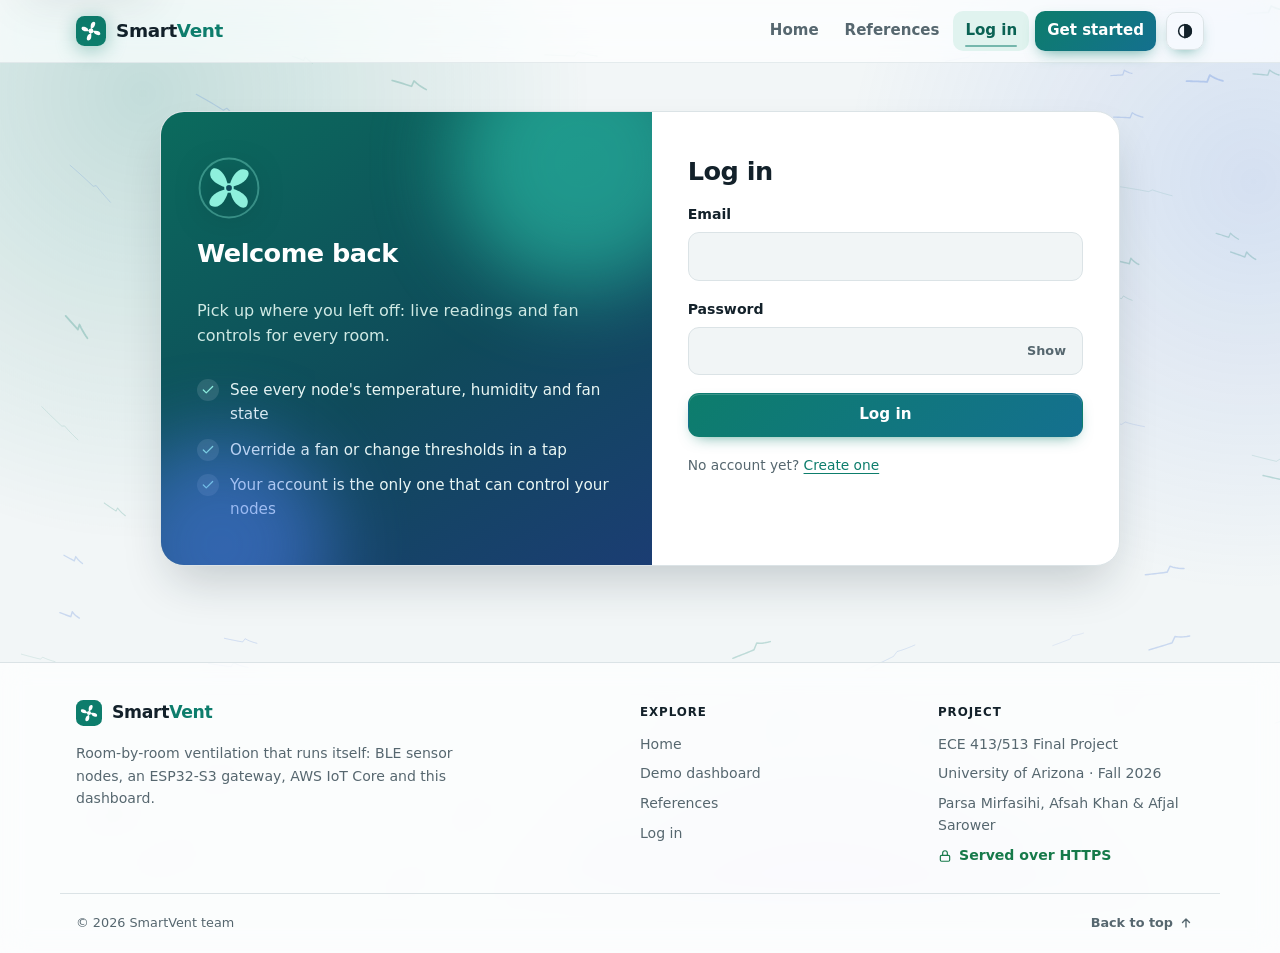
<file: web/dashboard.html>
<!doctype html>
<html lang="en">
<head>
  <meta charset="utf-8">
  <meta name="viewport" content="width=device-width, initial-scale=1">
  <title>Dashboard · SmartVent</title>
  <script>try { var t = localStorage.getItem("sv.theme"); if (t) document.documentElement.dataset.theme = t; } catch (e) {}</script>
  <link rel="stylesheet" href="css/style.css">
</head>
<body data-auth="required" data-bg="calm">
  <main>
    <div class="page-head">
      <div>
        <span class="eyebrow">Control center</span>
        <h1>Dashboard</h1>
        <p class="muted" style="margin:4px 0 0">Live readings and controls for every node on your account.</p>
      </div>
      <div class="row">
        <span class="live" id="live"><span class="live-ind" aria-hidden="true"><svg class="live-ring" viewBox="0 0 20 20"><circle cx="10" cy="10" r="8" pathLength="100"/></svg><i class="dot"></i></span><span>Connecting…</span></span>
        <button id="open-add"><svg viewBox="0 0 24 24" fill="none" stroke="currentColor" stroke-width="2.4" stroke-linecap="round" aria-hidden="true"><path d="M12 5v14M5 12h14"/></svg>Add node</button>
      </div>
    </div>

    <section class="stats" id="stats" aria-label="Summary">
      <div class="card stat"><span class="s-ico" data-ico="node" aria-hidden="true"></span><div><div class="k">Nodes</div><div class="v"><span id="st-nodes">–</span></div></div></div>
      <div class="card stat"><span class="s-ico" data-ico="signal" aria-hidden="true"></span><div><div class="k">Online</div><div class="v"><span id="st-online">–</span><small id="st-online-of"></small></div></div></div>
      <div class="card stat"><span class="s-ico" data-ico="fan" aria-hidden="true"></span><div><div class="k">Fans running</div><div class="v"><span id="st-fans">–</span></div></div></div>
      <div class="card stat"><span class="s-ico" data-ico="thermo" aria-hidden="true"></span><div><div class="k">Avg temperature</div><div class="v"><span id="st-temp">–</span><small id="st-temp-u"></small></div></div></div>
    </section>

    <div id="global-msg" class="alert" role="status" style="margin-bottom:16px"></div>

    <section id="devices" class="devices" aria-live="polite" aria-busy="true">
      <div class="card sk-card" aria-hidden="true">
        <div class="sk-head"><div class="sk" style="width:52px;height:52px;border-radius:16px"></div><div style="flex:1;display:grid;gap:8px"><div class="sk" style="height:18px;width:40%"></div><div class="sk" style="height:12px;width:28%"></div></div><div class="sk" style="width:70px;height:24px;border-radius:99px"></div></div>
        <div class="sk-body"><div class="sk-row"><div class="sk" style="height:130px"></div><div class="sk" style="height:130px"></div></div><div class="sk" style="height:44px"></div><div class="sk" style="height:240px"></div></div>
      </div>
      <div class="card sk-card" aria-hidden="true">
        <div class="sk-head"><div class="sk" style="width:52px;height:52px;border-radius:16px"></div><div style="flex:1;display:grid;gap:8px"><div class="sk" style="height:18px;width:40%"></div><div class="sk" style="height:12px;width:28%"></div></div><div class="sk" style="width:70px;height:24px;border-radius:99px"></div></div>
        <div class="sk-body"><div class="sk-row"><div class="sk" style="height:130px"></div><div class="sk" style="height:130px"></div></div><div class="sk" style="height:44px"></div><div class="sk" style="height:240px"></div></div>
      </div>
    </section>

    <section id="empty" class="card empty" hidden aria-labelledby="empty-title">
      <svg viewBox="0 0 100 100" fill="none" stroke="currentColor" stroke-width="3" stroke-linecap="round" aria-hidden="true">
        <rect x="20" y="30" width="60" height="40" rx="8"/><circle cx="50" cy="50" r="9"/><path d="M50 18v12M36 22l4 8M64 22l-4 8"/></svg>
      <h2 id="empty-title">No nodes yet</h2>
      <p class="muted">Add your first sensor node to see live readings and control its fan.</p>
      <ol class="empty-steps">
        <li><b>Power the node</b><span>Plug a SmartVent node into USB. Its red LED lights once the gateway connects.</span></li>
        <li><b>Find its device ID</b><span>The ID, like <span class="mono">vent-1a2b3c4d</span>, is printed on the serial console at boot.</span></li>
        <li><b>Add it here</b><span>Give it a room name and it appears with live readings within seconds.</span></li>
      </ol>
      <p class="row" style="justify-content:center;margin:18px 0 0"><button id="empty-add">+ Add node</button><a class="btn secondary" id="empty-demo" href="dashboard.html?demo">Try the demo</a></p>
    </section>
  </main>

  <dialog id="add-dialog" aria-labelledby="add-title">
    <form id="add-form" method="dialog" class="stack">
      <h2 id="add-title">Add a sensor node</h2>
      <div>
        <label for="add-id">Device ID</label>
        <input id="add-id" placeholder="vent-1a2b3c4d" required pattern="vent-[0-9a-fA-F]{8}" autocomplete="off" spellcheck="false">
        <p class="field-hint">Looks like <span class="mono">vent-1a2b3c4d</span>. It is printed on the node's serial console at boot.</p>
      </div>
      <div>
        <label for="add-name">Name (optional)</label>
        <input id="add-name" placeholder="Kitchen" maxlength="40" autocomplete="off">
      </div>
      <div id="add-msg" class="alert" role="alert"></div>
      <div class="actions">
        <button type="button" class="secondary" id="add-cancel">Cancel</button>
        <button type="submit">Add node</button>
      </div>
    </form>
  </dialog>

  <script src="js/config.js"></script>
  <script src="js/auth.js"></script>
  <script src="js/ui.js"></script>
  <script src="js/layout.js"></script>
  <script src="js/bg.js"></script>
  <script src="js/fx.js"></script>
  <script src="js/api.js"></script>
  <script>if (location.search.includes("demo")) document.write('<script src="js/demo-api.js"><\/script>');</script>
  <script src="js/chart.js"></script>
  <script src="js/dashboard.js"></script>
</body>
</html>
</file>
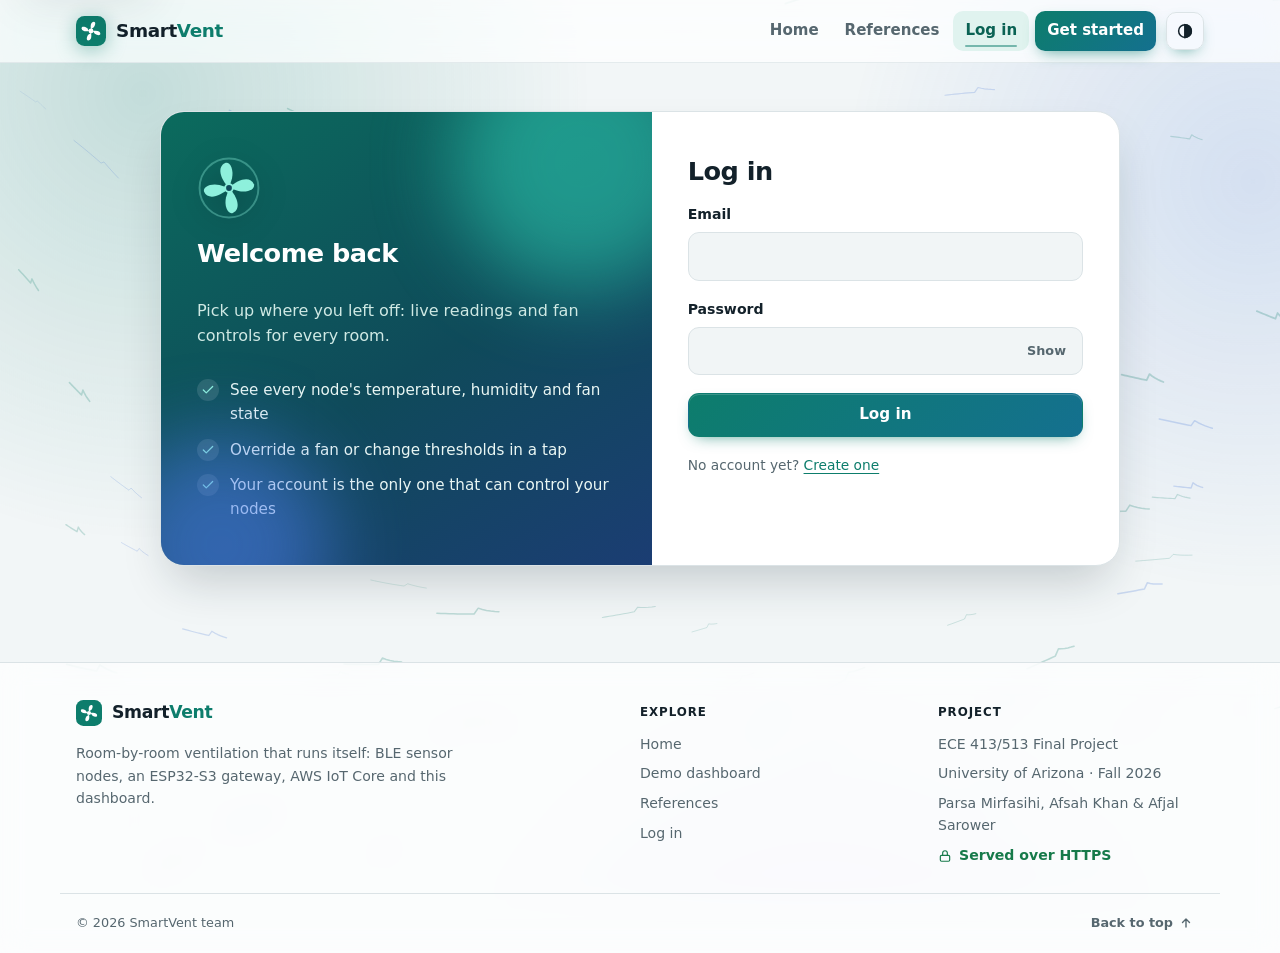
<file: web/login.html>
<!doctype html>
<html lang="en">
<head>
  <meta charset="utf-8">
  <meta name="viewport" content="width=device-width, initial-scale=1">
  <title>Log in · SmartVent</title>
  <script>try { var t = localStorage.getItem("sv.theme"); if (t) document.documentElement.dataset.theme = t; } catch (e) {}</script>
  <link rel="stylesheet" href="css/style.css">
</head>
<body>
  <main>
    <div class="auth-shell">
      <aside class="auth-side">
        <div class="auth-fan" id="auth-fan" aria-hidden="true"></div>
        <h2>Welcome back</h2>
        <p>Pick up where you left off: live readings and fan controls for every room.</p>
        <ul>
          <li><svg viewBox="0 0 24 24" fill="none" stroke="currentColor" stroke-width="2.2" stroke-linecap="round" stroke-linejoin="round"><path d="M20 6 9 17l-5-5"/></svg>See every node's temperature, humidity and fan state</li>
          <li><svg viewBox="0 0 24 24" fill="none" stroke="currentColor" stroke-width="2.2" stroke-linecap="round" stroke-linejoin="round"><path d="M20 6 9 17l-5-5"/></svg>Override a fan or change thresholds in a tap</li>
          <li><svg viewBox="0 0 24 24" fill="none" stroke="currentColor" stroke-width="2.2" stroke-linecap="round" stroke-linejoin="round"><path d="M20 6 9 17l-5-5"/></svg>Your account is the only one that can control your nodes</li>
        </ul>
      </aside>
      <div class="auth-form stack">
        <h1 style="font-size:1.6rem">Log in</h1>
        <div id="msg" class="alert" role="status"></div>
        <form id="form" class="stack">
          <div><label for="email">Email</label><input id="email" type="email" autocomplete="email" required></div>
          <div><label for="password">Password</label><input id="password" type="password" autocomplete="current-password" required></div>
          <button type="submit" style="width:100%">Log in</button>
        </form>
        <p class="muted small">No account yet? <a href="register.html">Create one</a></p>
      </div>
    </div>
  </main>
  <script src="js/config.js"></script>
  <script src="js/auth.js"></script>
  <script src="js/ui.js"></script>
  <script src="js/layout.js"></script>
  <script src="js/bg.js"></script>
  <script src="js/fx.js"></script>
  <script>
    const msg = document.getElementById("msg");
    const [email, password] = ["email", "password"].map((id) => document.getElementById(id));
    const q = new URLSearchParams(location.search);
    if (q.has("registered")) { msg.className = "alert ok"; msg.textContent = "Account created. Log in to continue."; }
    if (q.has("expired")) { msg.className = "alert warn"; msg.textContent = "Your session expired. Please log in again."; }
    if (q.has("loggedout")) { msg.className = "alert info"; msg.textContent = "You have been logged out."; }
    if (Auth.isLoggedIn() && !q.has("expired")) location.replace("dashboard.html");
    UI.pwToggle();
    document.getElementById("auth-fan").innerHTML = UI.FAN_SVG;
    UI.fan(document.querySelector("#auth-fan .fan")).set(true);

    document.getElementById("form").addEventListener("submit", async (e) => {
      e.preventDefault();
      const btn = e.submitter; btn.disabled = true; btn.textContent = "Logging in…";
      msg.className = "alert"; msg.textContent = "";
      try {
        await Auth.login(email.value.trim(), password.value);
        location.href = "dashboard.html";
      } catch (err) {
        msg.className = "alert error"; msg.textContent = err.message;
        btn.disabled = false; btn.textContent = "Log in";
      }
    });
  </script>
</body>
</html>
</file>
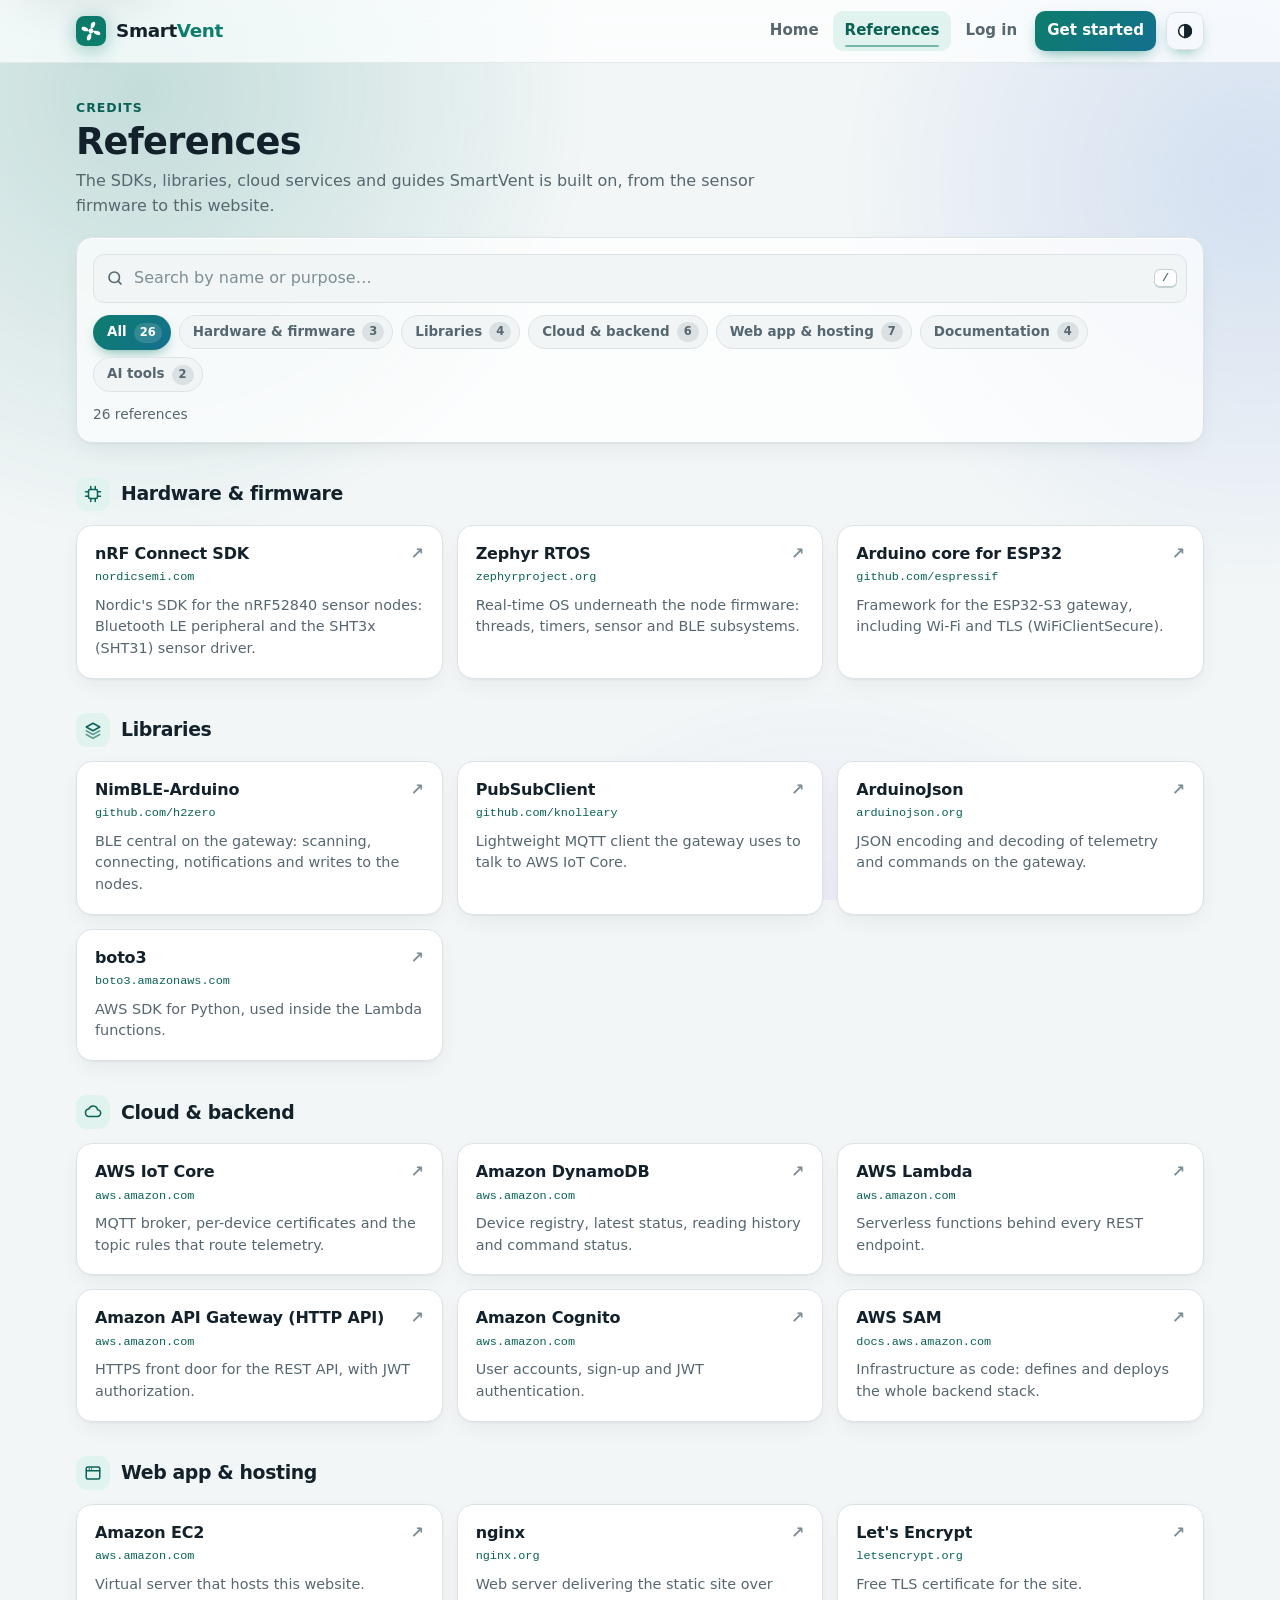
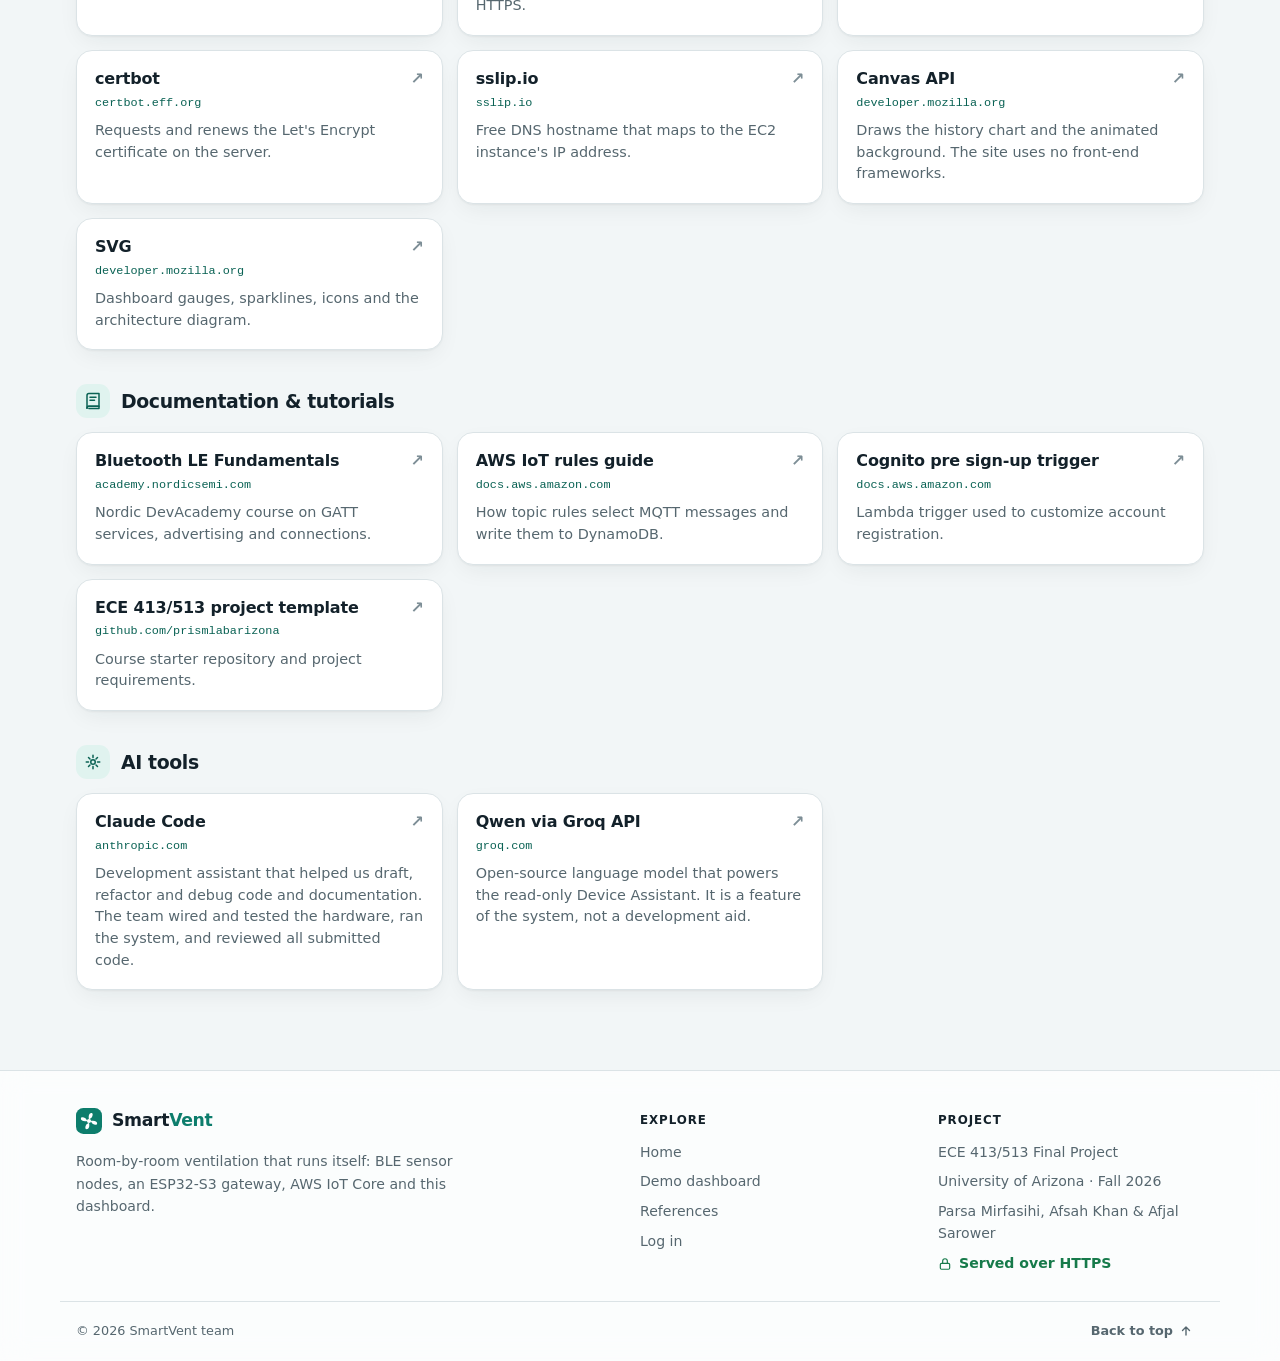
<file: web/references.html>
<!doctype html>
<html lang="en">
<head>
  <meta charset="utf-8">
  <meta name="viewport" content="width=device-width, initial-scale=1">
  <title>References · SmartVent</title>
  <meta name="description" content="Third-party hardware SDKs, libraries, cloud services and documentation used to build SmartVent.">
  <script>try { var t = localStorage.getItem("sv.theme"); if (t) document.documentElement.dataset.theme = t; } catch (e) {}</script>
  <link rel="stylesheet" href="css/style.css">
</head>
<body>
  <main class="refs">
    <div class="page-head ref-head reveal">
      <div>
        <span class="eyebrow">Credits</span>
        <h1>References</h1>
        <p class="muted">The SDKs, libraries, cloud services and guides SmartVent is built on, from the sensor firmware to this website.</p>
      </div>
    </div>

    <div class="ref-tools card reveal" role="search">
      <div class="ref-search">
        <svg viewBox="0 0 24 24" fill="none" stroke="currentColor" stroke-width="2.2" stroke-linecap="round" aria-hidden="true"><circle cx="11" cy="11" r="7"/><path d="m20 20-3.5-3.5"/></svg>
        <label for="ref-q" class="sr-only">Search references</label>
        <input id="ref-q" type="search" placeholder="Search by name or purpose…" autocomplete="off" spellcheck="false">
        <kbd aria-hidden="true">/</kbd>
      </div>
      <div class="ref-chips" role="group" aria-label="Filter by category" id="ref-chips">
        <button type="button" class="chip-btn on" data-cat="all" aria-pressed="true">All <span class="n"></span></button>
        <button type="button" class="chip-btn" data-cat="hw" aria-pressed="false">Hardware &amp; firmware <span class="n"></span></button>
        <button type="button" class="chip-btn" data-cat="lib" aria-pressed="false">Libraries <span class="n"></span></button>
        <button type="button" class="chip-btn" data-cat="cloud" aria-pressed="false">Cloud &amp; backend <span class="n"></span></button>
        <button type="button" class="chip-btn" data-cat="web" aria-pressed="false">Web app &amp; hosting <span class="n"></span></button>
        <button type="button" class="chip-btn" data-cat="docs" aria-pressed="false">Documentation <span class="n"></span></button>
        <button type="button" class="chip-btn" data-cat="ai" aria-pressed="false">AI tools <span class="n"></span></button>
      </div>
      <p class="ref-count muted small" id="ref-count" role="status" aria-live="polite"></p>
    </div>

    <section class="ref-section reveal" data-cat="hw" aria-labelledby="h-hw">
      <h2 id="h-hw"><span class="ref-sico" aria-hidden="true"><svg viewBox="0 0 24 24" fill="none" stroke="currentColor" stroke-width="2" stroke-linecap="round" stroke-linejoin="round"><rect x="6" y="6" width="12" height="12" rx="2"/><path d="M9 2v4M15 2v4M9 18v4M15 18v4M2 9h4M2 15h4M18 9h4M18 15h4"/></svg></span>Hardware &amp; firmware</h2>
      <div class="ref-grid">
        <a class="card ref-card" href="https://www.nordicsemi.com/Products/Development-software/nRF-Connect-SDK" target="_blank" rel="noopener">
          <span class="ref-name">nRF Connect SDK</span><span class="ref-host">nordicsemi.com</span>
          <span class="ref-desc">Nordic's SDK for the nRF52840 sensor nodes: Bluetooth LE peripheral and the SHT3x (SHT31) sensor driver.</span></a>
        <a class="card ref-card" href="https://zephyrproject.org/" target="_blank" rel="noopener">
          <span class="ref-name">Zephyr RTOS</span><span class="ref-host">zephyrproject.org</span>
          <span class="ref-desc">Real-time OS underneath the node firmware: threads, timers, sensor and BLE subsystems.</span></a>
        <a class="card ref-card" href="https://github.com/espressif/arduino-esp32" target="_blank" rel="noopener">
          <span class="ref-name">Arduino core for ESP32</span><span class="ref-host">github.com/espressif</span>
          <span class="ref-desc">Framework for the ESP32-S3 gateway, including Wi-Fi and TLS (WiFiClientSecure).</span></a>
      </div>
    </section>

    <section class="ref-section reveal" data-cat="lib" aria-labelledby="h-lib">
      <h2 id="h-lib"><span class="ref-sico" aria-hidden="true"><svg viewBox="0 0 24 24" fill="none" stroke="currentColor" stroke-width="2" stroke-linecap="round" stroke-linejoin="round"><path d="M12 3 3 8l9 5 9-5z"/><path d="m3 13 9 5 9-5M3 18l9 5 9-5" opacity=".6"/></svg></span>Libraries</h2>
      <div class="ref-grid">
        <a class="card ref-card" href="https://github.com/h2zero/NimBLE-Arduino" target="_blank" rel="noopener">
          <span class="ref-name">NimBLE-Arduino</span><span class="ref-host">github.com/h2zero</span>
          <span class="ref-desc">BLE central on the gateway: scanning, connecting, notifications and writes to the nodes.</span></a>
        <a class="card ref-card" href="https://github.com/knolleary/pubsubclient" target="_blank" rel="noopener">
          <span class="ref-name">PubSubClient</span><span class="ref-host">github.com/knolleary</span>
          <span class="ref-desc">Lightweight MQTT client the gateway uses to talk to AWS IoT Core.</span></a>
        <a class="card ref-card" href="https://arduinojson.org/" target="_blank" rel="noopener">
          <span class="ref-name">ArduinoJson</span><span class="ref-host">arduinojson.org</span>
          <span class="ref-desc">JSON encoding and decoding of telemetry and commands on the gateway.</span></a>
        <a class="card ref-card" href="https://boto3.amazonaws.com/" target="_blank" rel="noopener">
          <span class="ref-name">boto3</span><span class="ref-host">boto3.amazonaws.com</span>
          <span class="ref-desc">AWS SDK for Python, used inside the Lambda functions.</span></a>
      </div>
    </section>

    <section class="ref-section reveal" data-cat="cloud" aria-labelledby="h-cloud">
      <h2 id="h-cloud"><span class="ref-sico" aria-hidden="true"><svg viewBox="0 0 24 24" fill="none" stroke="currentColor" stroke-width="2" stroke-linecap="round" stroke-linejoin="round"><path d="M7 18a5 5 0 0 1-.6-9.96A6 6 0 0 1 18 9a4.5 4.5 0 0 1-.5 9z"/></svg></span>Cloud &amp; backend</h2>
      <div class="ref-grid">
        <a class="card ref-card" href="https://aws.amazon.com/iot-core/" target="_blank" rel="noopener">
          <span class="ref-name">AWS IoT Core</span><span class="ref-host">aws.amazon.com</span>
          <span class="ref-desc">MQTT broker, per-device certificates and the topic rules that route telemetry.</span></a>
        <a class="card ref-card" href="https://aws.amazon.com/dynamodb/" target="_blank" rel="noopener">
          <span class="ref-name">Amazon DynamoDB</span><span class="ref-host">aws.amazon.com</span>
          <span class="ref-desc">Device registry, latest status, reading history and command status.</span></a>
        <a class="card ref-card" href="https://aws.amazon.com/lambda/" target="_blank" rel="noopener">
          <span class="ref-name">AWS Lambda</span><span class="ref-host">aws.amazon.com</span>
          <span class="ref-desc">Serverless functions behind every REST endpoint.</span></a>
        <a class="card ref-card" href="https://aws.amazon.com/api-gateway/" target="_blank" rel="noopener">
          <span class="ref-name">Amazon API Gateway (HTTP API)</span><span class="ref-host">aws.amazon.com</span>
          <span class="ref-desc">HTTPS front door for the REST API, with JWT authorization.</span></a>
        <a class="card ref-card" href="https://aws.amazon.com/cognito/" target="_blank" rel="noopener">
          <span class="ref-name">Amazon Cognito</span><span class="ref-host">aws.amazon.com</span>
          <span class="ref-desc">User accounts, sign-up and JWT authentication.</span></a>
        <a class="card ref-card" href="https://docs.aws.amazon.com/serverless-application-model/" target="_blank" rel="noopener">
          <span class="ref-name">AWS SAM</span><span class="ref-host">docs.aws.amazon.com</span>
          <span class="ref-desc">Infrastructure as code: defines and deploys the whole backend stack.</span></a>
      </div>
    </section>

    <section class="ref-section reveal" data-cat="web" aria-labelledby="h-web">
      <h2 id="h-web"><span class="ref-sico" aria-hidden="true"><svg viewBox="0 0 24 24" fill="none" stroke="currentColor" stroke-width="2" stroke-linecap="round" stroke-linejoin="round"><rect x="3" y="4" width="18" height="16" rx="2"/><path d="M3 9h18M7 6.5h.01M10 6.5h.01"/></svg></span>Web app &amp; hosting</h2>
      <div class="ref-grid">
        <a class="card ref-card" href="https://aws.amazon.com/ec2/" target="_blank" rel="noopener">
          <span class="ref-name">Amazon EC2</span><span class="ref-host">aws.amazon.com</span>
          <span class="ref-desc">Virtual server that hosts this website.</span></a>
        <a class="card ref-card" href="https://nginx.org/" target="_blank" rel="noopener">
          <span class="ref-name">nginx</span><span class="ref-host">nginx.org</span>
          <span class="ref-desc">Web server delivering the static site over HTTPS.</span></a>
        <a class="card ref-card" href="https://letsencrypt.org/" target="_blank" rel="noopener">
          <span class="ref-name">Let's Encrypt</span><span class="ref-host">letsencrypt.org</span>
          <span class="ref-desc">Free TLS certificate for the site.</span></a>
        <a class="card ref-card" href="https://certbot.eff.org/" target="_blank" rel="noopener">
          <span class="ref-name">certbot</span><span class="ref-host">certbot.eff.org</span>
          <span class="ref-desc">Requests and renews the Let's Encrypt certificate on the server.</span></a>
        <a class="card ref-card" href="https://sslip.io/" target="_blank" rel="noopener">
          <span class="ref-name">sslip.io</span><span class="ref-host">sslip.io</span>
          <span class="ref-desc">Free DNS hostname that maps to the EC2 instance's IP address.</span></a>
        <a class="card ref-card" href="https://developer.mozilla.org/en-US/docs/Web/API/Canvas_API" target="_blank" rel="noopener">
          <span class="ref-name">Canvas API</span><span class="ref-host">developer.mozilla.org</span>
          <span class="ref-desc">Draws the history chart and the animated background. The site uses no front-end frameworks.</span></a>
        <a class="card ref-card" href="https://developer.mozilla.org/en-US/docs/Web/SVG" target="_blank" rel="noopener">
          <span class="ref-name">SVG</span><span class="ref-host">developer.mozilla.org</span>
          <span class="ref-desc">Dashboard gauges, sparklines, icons and the architecture diagram.</span></a>
      </div>
    </section>

    <section class="ref-section reveal" data-cat="docs" aria-labelledby="h-docs">
      <h2 id="h-docs"><span class="ref-sico" aria-hidden="true"><svg viewBox="0 0 24 24" fill="none" stroke="currentColor" stroke-width="2" stroke-linecap="round" stroke-linejoin="round"><path d="M4 4.5A2.5 2.5 0 0 1 6.5 2H20v17H6.5A2.5 2.5 0 0 0 4 21.5z"/><path d="M4 21.5A2.5 2.5 0 0 1 6.5 19H20v3H6.5M8 7h8M8 11h6"/></svg></span>Documentation &amp; tutorials</h2>
      <div class="ref-grid">
        <a class="card ref-card" href="https://academy.nordicsemi.com/courses/bluetooth-low-energy-fundamentals/" target="_blank" rel="noopener">
          <span class="ref-name">Bluetooth LE Fundamentals</span><span class="ref-host">academy.nordicsemi.com</span>
          <span class="ref-desc">Nordic DevAcademy course on GATT services, advertising and connections.</span></a>
        <a class="card ref-card" href="https://docs.aws.amazon.com/iot/latest/developerguide/iot-rules.html" target="_blank" rel="noopener">
          <span class="ref-name">AWS IoT rules guide</span><span class="ref-host">docs.aws.amazon.com</span>
          <span class="ref-desc">How topic rules select MQTT messages and write them to DynamoDB.</span></a>
        <a class="card ref-card" href="https://docs.aws.amazon.com/cognito/latest/developerguide/user-pool-lambda-pre-sign-up.html" target="_blank" rel="noopener">
          <span class="ref-name">Cognito pre sign-up trigger</span><span class="ref-host">docs.aws.amazon.com</span>
          <span class="ref-desc">Lambda trigger used to customize account registration.</span></a>
        <a class="card ref-card" href="https://github.com/prismlabarizona/ECE_415-513_Project_Template" target="_blank" rel="noopener">
          <span class="ref-name">ECE 413/513 project template</span><span class="ref-host">github.com/prismlabarizona</span>
          <span class="ref-desc">Course starter repository and project requirements.</span></a>
      </div>
    </section>

    <section class="ref-section reveal" data-cat="ai" aria-labelledby="h-ai">
      <h2 id="h-ai"><span class="ref-sico" aria-hidden="true"><svg viewBox="0 0 24 24" fill="none" stroke="currentColor" stroke-width="2" stroke-linecap="round" stroke-linejoin="round"><path d="M12 3v3M12 18v3M3 12h3M18 12h3M6 6l2 2M16 16l2 2M18 6l-2 2M8 16l-2 2"/><circle cx="12" cy="12" r="3"/></svg></span>AI tools</h2>
      <div class="ref-grid">
        <a class="card ref-card" href="https://www.anthropic.com/claude-code" target="_blank" rel="noopener">
          <span class="ref-name">Claude Code</span><span class="ref-host">anthropic.com</span>
          <span class="ref-desc">Development assistant that helped us draft, refactor and debug code and documentation. The team wired and tested the hardware, ran the system, and reviewed all submitted code.</span></a>
        <a class="card ref-card" href="https://console.groq.com/docs" target="_blank" rel="noopener">
          <span class="ref-name">Qwen via Groq API</span><span class="ref-host">groq.com</span>
          <span class="ref-desc">Open-source language model that powers the read-only Device Assistant. It is a feature of the system, not a development aid.</span></a>
      </div>
    </section>

    <div class="card empty ref-empty" id="ref-empty" hidden>
      <svg viewBox="0 0 100 100" fill="none" stroke="currentColor" stroke-width="3" stroke-linecap="round" aria-hidden="true"><circle cx="44" cy="44" r="22"/><path d="m60 60 18 18M36 44h16"/></svg>
      <h2>No matching references</h2>
      <p class="muted">Try a different word, or show every category.</p>
      <button type="button" class="secondary" id="ref-reset">Clear filters</button>
    </div>
  </main>
  <script src="js/config.js"></script>
  <script src="js/auth.js"></script>
  <script src="js/ui.js"></script>
  <script src="js/layout.js"></script>
  <script src="js/bg.js"></script>
  <script src="js/fx.js"></script>
  <script>
    // Live search + category chips. Without JS every reference is simply listed.
    (() => {
      const q = document.getElementById("ref-q");
      const chips = [...document.querySelectorAll("#ref-chips .chip-btn")];
      const sections = [...document.querySelectorAll(".ref-section")];
      const all = document.querySelectorAll(".ref-card");
      let cat = "all";
      sections.forEach((s) => s.querySelectorAll(".ref-card").forEach((c) => { c.dataset.cat = s.dataset.cat; c._text = c.textContent.toLowerCase(); }));
      chips.forEach((b) => { b.querySelector(".n").textContent = b.dataset.cat === "all" ? all.length : document.querySelectorAll(`.ref-section[data-cat="${b.dataset.cat}"] .ref-card`).length; });

      function apply() {
        const words = q.value.toLowerCase().trim().split(/\s+/).filter(Boolean);
        let shown = 0;
        sections.forEach((s) => {
          let n = 0;
          s.querySelectorAll(".ref-card").forEach((c) => {
            const ok = (cat === "all" || c.dataset.cat === cat) && words.every((w) => c._text.includes(w));
            c.hidden = !ok; if (ok) n++;
          });
          s.hidden = n === 0; shown += n;
        });
        document.getElementById("ref-empty").hidden = shown > 0;
        document.getElementById("ref-count").textContent = shown === all.length ? `${all.length} references` : `Showing ${shown} of ${all.length} references`;
      }
      chips.forEach((b) => b.addEventListener("click", () => {
        cat = b.dataset.cat;
        chips.forEach((x) => { x.classList.toggle("on", x === b); x.setAttribute("aria-pressed", String(x === b)); });
        apply();
      }));
      q.addEventListener("input", apply);
      document.getElementById("ref-reset").addEventListener("click", () => { q.value = ""; chips[0].click(); q.focus(); });
      // "/" focuses the search box, Escape clears it.
      document.addEventListener("keydown", (e) => {
        if (e.key === "/" && !/input|textarea|select/i.test(document.activeElement.tagName)) { e.preventDefault(); q.focus(); }
      });
      q.addEventListener("keydown", (e) => { if (e.key === "Escape" && q.value) { q.value = ""; apply(); } });
      apply();
    })();
  </script>
</body>
</html>
</file>
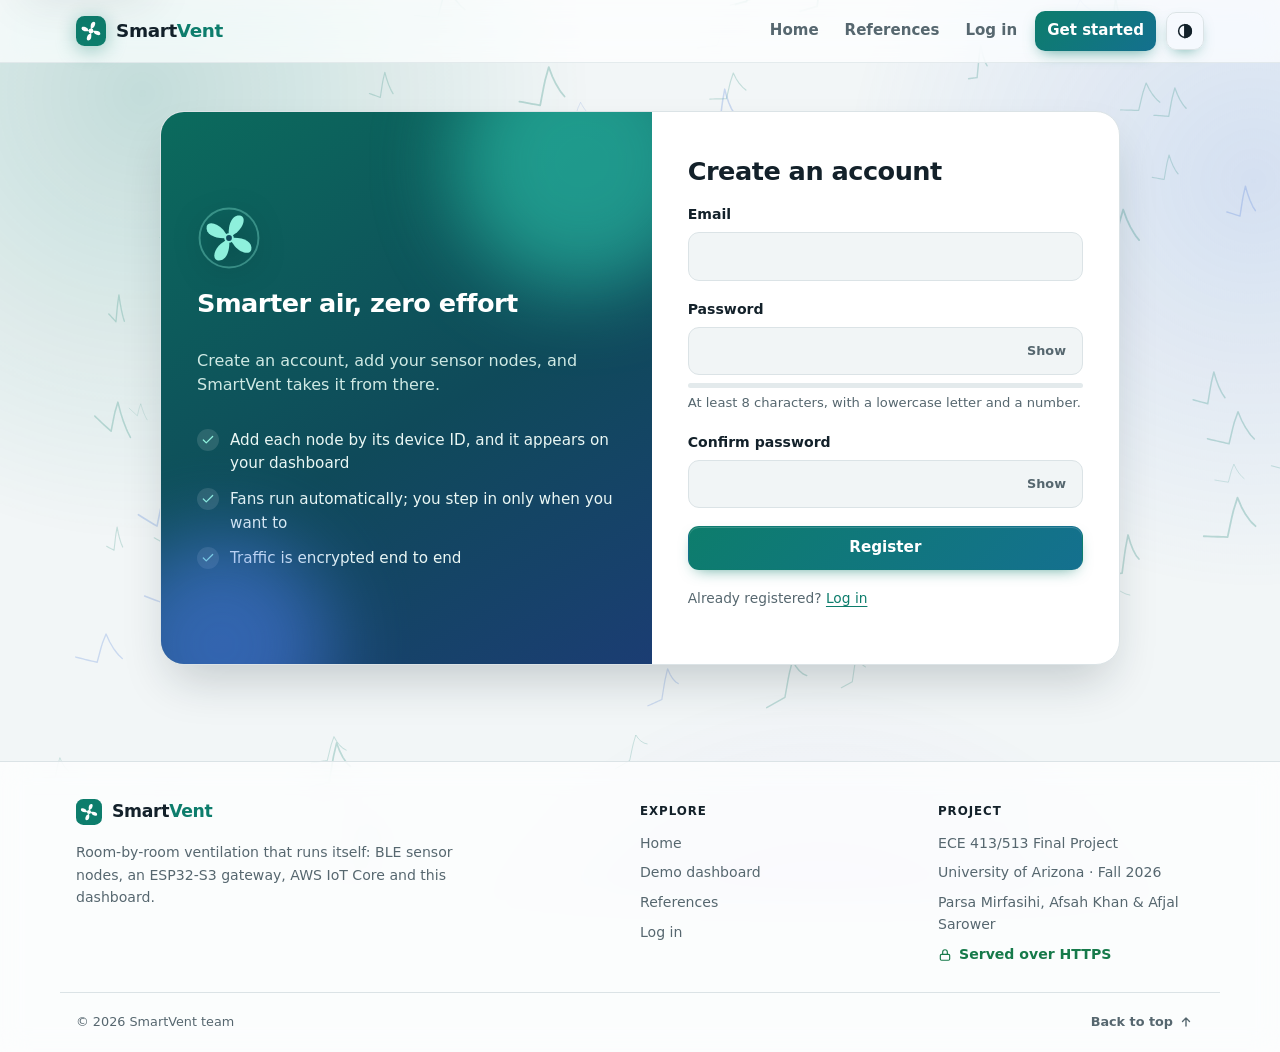
<file: web/register.html>
<!doctype html>
<html lang="en">
<head>
  <meta charset="utf-8">
  <meta name="viewport" content="width=device-width, initial-scale=1">
  <title>Register · SmartVent</title>
  <script>try { var t = localStorage.getItem("sv.theme"); if (t) document.documentElement.dataset.theme = t; } catch (e) {}</script>
  <link rel="stylesheet" href="css/style.css">
</head>
<body>
  <main>
    <div class="auth-shell">
      <aside class="auth-side">
        <div class="auth-fan" id="auth-fan" aria-hidden="true"></div>
        <h2>Smarter air, zero effort</h2>
        <p>Create an account, add your sensor nodes, and SmartVent takes it from there.</p>
        <ul>
          <li><svg viewBox="0 0 24 24" fill="none" stroke="currentColor" stroke-width="2.2" stroke-linecap="round" stroke-linejoin="round"><path d="M20 6 9 17l-5-5"/></svg>Add each node by its device ID, and it appears on your dashboard</li>
          <li><svg viewBox="0 0 24 24" fill="none" stroke="currentColor" stroke-width="2.2" stroke-linecap="round" stroke-linejoin="round"><path d="M20 6 9 17l-5-5"/></svg>Fans run automatically; you step in only when you want to</li>
          <li><svg viewBox="0 0 24 24" fill="none" stroke="currentColor" stroke-width="2.2" stroke-linecap="round" stroke-linejoin="round"><path d="M20 6 9 17l-5-5"/></svg>Traffic is encrypted end to end</li>
        </ul>
      </aside>
      <div class="auth-form stack">
        <h1 style="font-size:1.6rem">Create an account</h1>
        <div id="msg" class="alert" role="status"></div>
        <form id="form" class="stack">
          <div><label for="email">Email</label><input id="email" type="email" autocomplete="email" required></div>
          <div>
            <label for="password">Password</label>
            <input id="password" type="password" autocomplete="new-password" minlength="8" required>
            <div class="pw-meter" aria-hidden="true"><i id="pw-bar"></i></div>
            <p class="field-hint" id="pw-hint">At least 8 characters, with a lowercase letter and a number.</p>
          </div>
          <div><label for="confirm">Confirm password</label><input id="confirm" type="password" autocomplete="new-password" required></div>
          <button type="submit" style="width:100%">Register</button>
        </form>
        <p class="muted small">Already registered? <a href="login.html">Log in</a></p>
      </div>
    </div>
  </main>
  <script src="js/config.js"></script>
  <script src="js/auth.js"></script>
  <script src="js/ui.js"></script>
  <script src="js/layout.js"></script>
  <script src="js/bg.js"></script>
  <script src="js/fx.js"></script>
  <script>
    const msg = document.getElementById("msg");
    const [email, password, confirm] = ["email", "password", "confirm"].map((id) => document.getElementById(id));
    UI.pwToggle();
    document.getElementById("auth-fan").innerHTML = UI.FAN_SVG;
    UI.fan(document.querySelector("#auth-fan .fan")).set(true);

    // Strength meter: length, a lowercase letter, a digit (the server's rules), plus a bonus for symbols/length.
    password.addEventListener("input", () => {
      const v = password.value;
      const score = [v.length >= 8, /[a-z]/.test(v), /\d/.test(v), v.length >= 12 || /[^a-zA-Z0-9]/.test(v)].filter(Boolean).length;
      const bar = document.getElementById("pw-bar");
      bar.style.width = `${v ? score * 25 : 0}%`;
      bar.style.background = score <= 2 ? "var(--error)" : score === 3 ? "var(--warn)" : "var(--ok)";
      const missing = [];
      if (v.length < 8) missing.push("8+ characters");
      if (!/[a-z]/.test(v)) missing.push("a lowercase letter");
      if (!/\d/.test(v)) missing.push("a number");
      document.getElementById("pw-hint").textContent = !v ? "At least 8 characters, with a lowercase letter and a number."
        : missing.length ? `Still needs: ${missing.join(", ")}.` : "Looks good.";
    });

    document.getElementById("form").addEventListener("submit", async (e) => {
      e.preventDefault();
      msg.className = "alert"; msg.textContent = "";
      if (password.value !== confirm.value) {
        msg.className = "alert error"; msg.textContent = "Passwords do not match.";
        return;
      }
      const btn = e.submitter; btn.disabled = true; btn.textContent = "Creating account…";
      try {
        await Auth.register(email.value.trim(), password.value);
        location.href = "login.html?registered=1";
      } catch (err) {
        msg.className = "alert error"; msg.textContent = err.message;
        btn.disabled = false; btn.textContent = "Register";
      }
    });
  </script>
</body>
</html>
</file>
<file: web/css/style.css>
/* SmartVent web app: responsive layout for desktop, tablet and phone.
   Light + dark themes via CSS variables. The theme follows the OS setting
   unless the visitor picks one with the header toggle (html[data-theme]). */

/* ================================================================ tokens */
:root {
  --bg: #f2f6f7;
  --bg-glow-1: rgba(13, 125, 108, 0.10);
  --bg-glow-2: rgba(59, 111, 212, 0.08);
  --surface: #ffffff;
  --surface-2: #f1f5f6;
  --surface-3: #e7eef0;
  --glass: rgba(255, 255, 255, 0.72);
  --text: #13212a;
  --muted: #56676f;
  --faint: #7d8e96;
  --border: #dbe3e6;
  --border-strong: #c3d0d4;
  --accent: #0d7d6c;
  --accent-strong: #0a6254;
  --accent-ink: #ffffff;
  --accent-soft: #e0f3ef;
  --accent-2: #14708f;
  --grad: linear-gradient(135deg, #0d7d6c 0%, #14708f 100%);
  --grad-text: linear-gradient(120deg, #0d7d6c 10%, #2a63c4 90%);
  --blue: #3b6fd4;
  --hot: #d9480f;
  --hot-soft: #fdebe0;
  --series-temp: #d9480f;
  --series-hum: #3b6fd4;
  --track: #e3eaec;
  --backfill: #7c3aed;
  --backfill-soft: #efe7fd;
  --warn: #9a5500;
  --warn-soft: #fdf1dd;
  --error: #b42318;
  --error-soft: #fdecea;
  --ok: #167a4a;
  --ok-soft: #e4f5ec;
  --radius: 16px;
  --radius-sm: 10px;
  --shadow-sm: 0 1px 2px rgba(16, 36, 44, 0.06);
  --shadow: 0 1px 2px rgba(16, 36, 44, 0.05), 0 8px 24px -6px rgba(16, 36, 44, 0.08);
  --shadow-lg: 0 24px 48px -12px rgba(16, 36, 44, 0.22);
  --highlight: inset 0 1px 0 rgba(255, 255, 255, 0.9);
  --focus: 0 0 0 3px color-mix(in srgb, var(--accent) 40%, transparent);
  --ease: cubic-bezier(0.22, 1, 0.36, 1);
  --node-l: 40%;
  --glow-a: 20%;
  --pcb: #1c2b31;
  --pcb-2: #2a4a8a;
  --pad: #c9a227;
  --metal: #b7c2c7;
  --chip: #0b1316;
  font-family: "Segoe UI Variable Text", "Segoe UI", system-ui, -apple-system, Roboto, "Helvetica Neue", sans-serif;
  color-scheme: light;
}
@media (prefers-color-scheme: dark) {
  :root:not([data-theme="light"]) {
    --bg: #0a1114;
    --bg-glow-1: rgba(60, 194, 173, 0.10);
    --bg-glow-2: rgba(91, 138, 230, 0.08);
    --surface: #131c20;
    --surface-2: #19242a;
    --surface-3: #213037;
    --glass: rgba(19, 28, 32, 0.72);
    --text: #e6eef0;
    --muted: #9aabb2;
    --faint: #73858d;
    --border: #25333a;
    --border-strong: #34464e;
    --accent: #3cc2ad;
    --accent-strong: #5fd6c3;
    --accent-ink: #04201b;
    --accent-soft: #143530;
    --accent-2: #4b9bdc;
    --grad: linear-gradient(135deg, #3cc2ad 0%, #4b9bdc 100%);
    --grad-text: linear-gradient(120deg, #4fd3bd 10%, #8fb2ff 90%);
    --blue: #7ea3f2;
    --hot: #ff9156;
    --hot-soft: #3d2316;
    --series-temp: #e06d32;
    --series-hum: #5b8ae6;
    --track: #24323a;
    --backfill: #b794f6;
    --backfill-soft: #2d2342;
    --warn: #f0a650;
    --warn-soft: #382913;
    --error: #ff8a80;
    --error-soft: #3d1f1d;
    --ok: #6fd3a0;
    --ok-soft: #153126;
    --shadow-sm: 0 1px 2px rgba(0, 0, 0, 0.4);
    --shadow: 0 1px 2px rgba(0, 0, 0, 0.35), 0 10px 28px -8px rgba(0, 0, 0, 0.5);
    --shadow-lg: 0 24px 56px -12px rgba(0, 0, 0, 0.7);
    --highlight: inset 0 1px 0 rgba(255, 255, 255, 0.04);
    --node-l: 66%;
    --glow-a: 14%;
  --pcb: #22343b;
  --pcb-2: #2c4c8c;
  --pad: #b8952a;
  --metal: #8d9aa0;
  --chip: #0a0f12;
    color-scheme: dark;
  }
}
:root[data-theme="dark"] {
  --bg: #0a1114;
  --bg-glow-1: rgba(60, 194, 173, 0.10);
  --bg-glow-2: rgba(91, 138, 230, 0.08);
  --surface: #131c20;
  --surface-2: #19242a;
  --surface-3: #213037;
  --glass: rgba(19, 28, 32, 0.72);
  --text: #e6eef0;
  --muted: #9aabb2;
  --faint: #73858d;
  --border: #25333a;
  --border-strong: #34464e;
  --accent: #3cc2ad;
  --accent-strong: #5fd6c3;
  --accent-ink: #04201b;
  --accent-soft: #143530;
  --accent-2: #4b9bdc;
  --grad: linear-gradient(135deg, #3cc2ad 0%, #4b9bdc 100%);
  --grad-text: linear-gradient(120deg, #4fd3bd 10%, #8fb2ff 90%);
  --blue: #7ea3f2;
  --hot: #ff9156;
  --hot-soft: #3d2316;
  --series-temp: #e06d32;
  --series-hum: #5b8ae6;
  --track: #24323a;
  --backfill: #b794f6;
  --backfill-soft: #2d2342;
  --warn: #f0a650;
  --warn-soft: #382913;
  --error: #ff8a80;
  --error-soft: #3d1f1d;
  --ok: #6fd3a0;
  --ok-soft: #153126;
  --shadow-sm: 0 1px 2px rgba(0, 0, 0, 0.4);
  --shadow: 0 1px 2px rgba(0, 0, 0, 0.35), 0 10px 28px -8px rgba(0, 0, 0, 0.5);
  --shadow-lg: 0 24px 56px -12px rgba(0, 0, 0, 0.7);
  --highlight: inset 0 1px 0 rgba(255, 255, 255, 0.04);
  --node-l: 66%;
  --glow-a: 14%;
  --pcb: #22343b;
  --pcb-2: #2c4c8c;
  --pad: #b8952a;
  --metal: #8d9aa0;
  --chip: #0a0f12;
  color-scheme: dark;
}

/* ================================================================ base */
* { box-sizing: border-box; }
html { scroll-behavior: smooth; -webkit-text-size-adjust: 100%; }
body {
  margin: 0; color: var(--text); line-height: 1.55; min-height: 100vh; display: flex; flex-direction: column;
  overflow-x: clip;
  background: var(--bg);
  -webkit-font-smoothing: antialiased;
  transition: background-color 0.3s, color 0.3s;
}
body > main { flex: 1; width: 100%; animation: page-in 0.5s var(--ease) both; }
body.leaving > main, body.leaving > .site-footer { opacity: 0; transform: translateY(6px); filter: blur(2px); transition: opacity 0.18s, transform 0.18s, filter 0.18s; }

/* live background (js/bg.js): glow blobs + airflow canvas, both behind all content */
.sv-glow, .sv-bg { position: fixed; inset: 0; z-index: -1; pointer-events: none; }
.sv-glow { overflow: hidden; transition: opacity 0.4s; }
.sv-bg { width: 100%; height: 100%; display: block; }
.sv-glow i { position: absolute; border-radius: 50%; will-change: transform; }
.sv-glow i:nth-child(1) { width: 70vmax; height: 70vmax; left: -24vmax; top: -30vmax; transform: var(--g1, none);
  background: radial-gradient(closest-side, color-mix(in srgb, var(--accent) var(--glow-a), transparent), transparent); }
.sv-glow i:nth-child(2) { width: 64vmax; height: 64vmax; right: -26vmax; top: -18vmax; transform: var(--g2, none);
  background: radial-gradient(closest-side, color-mix(in srgb, var(--blue) calc(var(--glow-a) * 0.8), transparent), transparent); }
.sv-glow i:nth-child(3) { width: 60vmax; height: 60vmax; left: 30%; bottom: -40vmax; transform: var(--g3, none);
  background: radial-gradient(closest-side, color-mix(in srgb, var(--backfill) calc(var(--glow-a) * 0.45), transparent), transparent); }
body[data-bg="calm"] .sv-glow { opacity: 0.6; }

/* scroll progress (js/fx.js); fills completely while navigating away */
.scroll-progress { position: fixed; top: 0; left: 0; right: 0; height: 3px; z-index: 60; background: var(--grad); transform-origin: left; transform: scaleX(0); pointer-events: none; }
body.leaving .scroll-progress { transform: scaleX(1) !important; transition: transform 0.18s var(--ease); }

/* button ripple + magnetic pull (js/fx.js) */
.rp-wrap { position: absolute; inset: 0; border-radius: inherit; overflow: hidden; pointer-events: none; }
.rp { position: absolute; border-radius: 50%; background: currentColor; transform: scale(0); opacity: 0; animation: ripple 0.6s var(--ease) forwards; }
@keyframes ripple { from { transform: scale(0); opacity: 0.22; } to { transform: scale(1); opacity: 0; } }
.magnetic { translate: var(--mgx, 0px) var(--mgy, 0px); }

/* cursor spotlight (+ gentle tilt on .tilt cards) */
.spot::after { content: ""; position: absolute; inset: 0; border-radius: inherit; pointer-events: none; opacity: 0; transition: opacity 0.4s;
  background: radial-gradient(420px circle at var(--mx, 50%) var(--my, 0%), color-mix(in srgb, var(--accent) 11%, transparent), transparent 65%); }
.spot:hover::after { opacity: 1; }
.device.spot::after { background: radial-gradient(560px circle at var(--mx, 50%) var(--my, 0%), color-mix(in srgb, var(--node-c, var(--accent)) 6%, transparent), transparent 65%); }
.card.lift.tilt:hover, .ref-card.tilt:hover { transform: perspective(900px) rotateX(var(--rx, 0deg)) rotateY(var(--ry, 0deg)) translateY(-3px); }
@keyframes page-in { from { opacity: 0; transform: translateY(10px); } }
a { color: var(--accent); text-underline-offset: 3px; }
a:hover { color: var(--accent-strong); }
h1, h2, h3 { line-height: 1.18; margin: 0 0 0.5em; letter-spacing: -0.02em; font-weight: 720; }
h1 { font-size: clamp(1.75rem, 3.5vw, 2.3rem); }
h2 { font-size: 1.28rem; }
p { margin: 0 0 0.8em; }
main { max-width: 1160px; margin: 0 auto; padding: 32px 16px 80px; }
:focus-visible { outline: 3px solid var(--accent); outline-offset: 2px; border-radius: 6px; }
.sr-only { position: absolute; width: 1px; height: 1px; overflow: hidden; clip: rect(0 0 0 0); white-space: nowrap; }
[hidden] { display: none !important; }
::selection { background: color-mix(in srgb, var(--accent) 30%, transparent); }
.skip-link { position: absolute; left: 12px; top: -60px; z-index: 200; background: var(--surface); color: var(--text); padding: 8px 14px; border-radius: 10px; box-shadow: var(--shadow-lg); }
.skip-link:focus { top: 10px; }
.grad-text { background: var(--grad-text); -webkit-background-clip: text; background-clip: text; color: transparent; }

/* ================================================================ header */
.site-header {
  background: var(--glass); backdrop-filter: saturate(1.6) blur(14px); -webkit-backdrop-filter: saturate(1.6) blur(14px);
  border-bottom: 1px solid color-mix(in srgb, var(--border) 70%, transparent); position: sticky; top: 0; z-index: 40;
  transition: box-shadow 0.25s;
}
.site-header.scrolled { box-shadow: 0 6px 24px -12px rgba(0, 0, 0, 0.25); }
.nav { max-width: 1160px; margin: 0 auto; padding: 0 16px; display: flex; align-items: center; gap: 10px; min-height: 62px; flex-wrap: wrap; }
.brand { display: flex; align-items: center; gap: 10px; font-weight: 760; text-decoration: none; color: var(--text); font-size: 1.15rem; margin-right: auto; letter-spacing: -0.02em; }
.brand:hover { color: var(--text); }
.brand svg { width: 30px; height: 30px; color: var(--accent); filter: drop-shadow(0 4px 10px color-mix(in srgb, var(--accent) 40%, transparent)); transition: transform 0.6s var(--ease); }
.brand:hover svg { transform: rotate(90deg); }
.brand span { color: var(--accent); }
.nav-toggle, .theme-btn { background: transparent; border: 1px solid var(--border); border-radius: 10px; padding: 7px 12px; color: var(--text); font-size: 0.92rem; cursor: pointer; font-weight: 600; }
.nav-toggle:hover:not(:disabled), .theme-btn:hover:not(:disabled) { background: var(--surface-2); border-color: var(--border-strong); }
.nav-toggle { display: none; }
.theme-btn { width: 38px; height: 38px; padding: 0; display: inline-grid; place-items: center; order: 3; }
.theme-btn svg { width: 18px; height: 18px; }
.nav-links { display: flex; gap: 2px; flex-wrap: wrap; align-items: center; order: 2; }
.nav-links a, .nav-links button { position: relative; text-decoration: none; color: var(--muted); padding: 8px 12px; border-radius: 10px; font: inherit; font-size: 0.94rem; background: none; border: 0; cursor: pointer; font-weight: 550; transition: color 0.2s, background 0.2s, translate 0.35s var(--ease); }
.nav-links a:not(.cta)::before { content: ""; position: absolute; left: 12px; right: 12px; bottom: 4px; height: 2px; border-radius: 2px; background: var(--accent); transform: scaleX(0); transition: transform 0.3s var(--ease); }
.nav-links a:not(.cta):hover::before, .nav-links a.active::before { transform: scaleX(1); }
.nav-links a.active::before { opacity: 0.5; }
.nav-links a:hover, .nav-links button:hover:not(:disabled) { background: var(--surface-2); color: var(--text); }
.nav-links a.active { color: var(--accent-strong); background: var(--accent-soft); font-weight: 650; }
.nav-links a.cta { background: var(--grad); color: var(--accent-ink); font-weight: 650; margin-left: 4px; box-shadow: 0 6px 16px -6px color-mix(in srgb, var(--accent) 70%, transparent); }
.nav-links a.cta:hover { filter: brightness(1.06); color: var(--accent-ink); }
.nav-user { color: var(--muted); font-size: 0.82rem; padding: 0 8px; max-width: 190px; overflow: hidden; text-overflow: ellipsis; white-space: nowrap; }
@media (max-width: 760px) {
  .nav-toggle { display: inline-block; order: 4; }
  .nav-links { display: none; width: 100%; flex-direction: column; align-items: stretch; padding: 4px 0 12px; order: 5; }
  .nav-links.open { display: flex; animation: drop 0.25s var(--ease); }
  .nav-user { padding: 6px 12px; max-width: none; }
}
@keyframes drop { from { opacity: 0; transform: translateY(-6px); } }
.demo-banner { background: var(--warn-soft); color: var(--warn); text-align: center; font-size: 0.86rem; padding: 7px 12px; font-weight: 650; display: flex; gap: 8px; justify-content: center; align-items: center; }
.demo-banner::before { content: ""; width: 8px; height: 8px; border-radius: 50%; background: currentColor; animation: pulse 1.8s ease-out infinite; }

/* ================================================================ footer */
.site-footer { border-top: 1px solid var(--border); background: var(--glass); backdrop-filter: blur(14px) saturate(1.3); -webkit-backdrop-filter: blur(14px) saturate(1.3); color: var(--muted); font-size: 0.88rem; }
.site-footer .inner { max-width: 1160px; margin: 0 auto; padding: 0 16px; }
.foot-grid { display: grid; grid-template-columns: 2fr 1fr 1fr; gap: 24px 32px; padding-top: 36px !important; padding-bottom: 26px !important; }
@media (max-width: 640px) { .foot-grid { grid-template-columns: 1fr 1fr; padding-top: 28px !important; } .foot-about { grid-column: 1 / -1; } }
.foot-brand { display: inline-flex; align-items: center; gap: 10px; font-weight: 760; font-size: 1.08rem; color: var(--text); text-decoration: none; letter-spacing: -0.02em; }
.foot-brand:hover { color: var(--text); }
.foot-brand b { color: var(--accent); font-weight: inherit; }
.foot-brand svg { width: 26px; height: 26px; color: var(--accent); transition: transform 0.6s var(--ease); }
.foot-brand:hover svg { transform: rotate(90deg); }
.foot-about p { margin: 10px 0 0; max-width: 380px; line-height: 1.6; }
.foot-h { font-size: 0.74rem; font-weight: 700; letter-spacing: 0.08em; text-transform: uppercase; color: var(--text); margin: 4px 0 12px; }
.site-footer ul { list-style: none; padding: 0; margin: 0; display: grid; gap: 8px; }
.site-footer ul a { color: var(--muted); text-decoration: none; background: linear-gradient(currentColor, currentColor) 0 100% / 0 1px no-repeat; transition: color 0.2s, background-size 0.3s var(--ease); padding-bottom: 1px; }
.site-footer ul a:hover { color: var(--accent-strong); background-size: 100% 1px; }
.foot-secure { display: inline-flex; align-items: center; gap: 7px; color: var(--ok); font-weight: 600; }
.foot-secure svg { width: 14px; height: 14px; }
.foot-bottom { display: flex; justify-content: space-between; align-items: center; gap: 10px; flex-wrap: wrap; border-top: 1px solid var(--border); padding-top: 12px !important; padding-bottom: 14px !important; font-size: 0.8rem; }
.foot-bottom .to-top { font-size: 0.8rem; gap: 6px; }
.foot-bottom .to-top svg { width: 14px; height: 14px; transition: transform 0.3s var(--ease); }
.foot-bottom .to-top:hover svg { transform: translateY(-3px); }

/* ================================================================ generic */
.card {
  background: var(--surface); border: 1px solid var(--border); border-radius: var(--radius); padding: 22px;
  box-shadow: var(--shadow), var(--highlight); position: relative;
}
.card.lift { transition: transform 0.35s var(--ease), box-shadow 0.35s var(--ease), border-color 0.35s; }
.card.lift:hover { transform: translateY(-3px); box-shadow: var(--shadow-lg); border-color: var(--border-strong); }
.stack > * + * { margin-top: 18px; }
.muted { color: var(--muted); }
.small { font-size: 0.86rem; }
.mono { font-family: ui-monospace, "Cascadia Code", SFMono-Regular, Consolas, monospace; font-size: 0.88em; }
.row { display: flex; gap: 12px; align-items: center; flex-wrap: wrap; }
.spacer { flex: 1; }
.eyebrow { display: inline-flex; align-items: center; gap: 8px; font-size: 0.78rem; font-weight: 700; letter-spacing: 0.08em; text-transform: uppercase; color: var(--accent-strong); }

button, .btn {
  font: inherit; font-size: 0.95rem; border-radius: 11px; padding: 9px 18px; border: 1px solid transparent;
  background: var(--grad); color: var(--accent-ink); cursor: pointer; font-weight: 650; text-decoration: none;
  display: inline-flex; align-items: center; justify-content: center; gap: 8px; position: relative;
  box-shadow: 0 1px 0 rgba(255, 255, 255, 0.18) inset, 0 6px 16px -8px color-mix(in srgb, var(--accent) 80%, transparent);
  transition: filter 0.2s, transform 0.12s var(--ease), box-shadow 0.2s, background-color 0.2s, color 0.2s, border-color 0.2s, translate 0.35s var(--ease);
}
button:hover:not(:disabled), .btn:hover { filter: brightness(1.07); color: var(--accent-ink); box-shadow: 0 1px 0 rgba(255, 255, 255, 0.18) inset, 0 10px 22px -8px color-mix(in srgb, var(--accent) 80%, transparent); }
button:active:not(:disabled), .btn:active { transform: translateY(1px) scale(0.99); }
button:focus-visible, .btn:focus-visible { outline: none; box-shadow: var(--focus); }
button.secondary, .btn.secondary { background: var(--surface); color: var(--accent-strong); border-color: var(--border-strong); box-shadow: var(--shadow-sm); }
button.secondary:hover:not(:disabled), .btn.secondary:hover { background: var(--accent-soft); color: var(--accent-strong); border-color: color-mix(in srgb, var(--accent) 45%, var(--border)); filter: none; }
button.danger { background: transparent; border-color: color-mix(in srgb, var(--error) 50%, var(--border)); color: var(--error); box-shadow: none; }
button.danger:hover:not(:disabled) { background: var(--error-soft); color: var(--error); border-color: var(--error); filter: none; box-shadow: none; }
button.ghost { background: transparent; border-color: transparent; color: var(--muted); padding: 6px 10px; box-shadow: none; }
button.ghost:hover:not(:disabled) { background: var(--surface-2); color: var(--text); filter: none; box-shadow: none; }
button:disabled { opacity: 0.5; cursor: not-allowed; }
button svg, .btn svg { width: 16px; height: 16px; flex: none; }
button.loading { color: transparent !important; pointer-events: none; }
button.loading::after { content: ""; position: absolute; width: 18px; height: 18px; border: 2.5px solid var(--accent-ink); border-right-color: transparent; border-radius: 50%; animation: spin 0.7s linear infinite; }
.btn .arrow { transition: transform 0.25s var(--ease); }
.btn:hover .arrow { transform: translateX(3px); }

label { display: block; font-weight: 650; font-size: 0.88rem; margin-bottom: 6px; }
input[type="text"], input[type="email"], input[type="password"], input[type="number"], input[type="search"], input:not([type]), textarea {
  font: inherit; width: 100%; padding: 11px 13px; border: 1px solid var(--border); border-radius: 11px; background: var(--surface-2); color: var(--text);
  transition: border-color 0.2s, box-shadow 0.2s, background 0.2s;
}
input:hover:not(:focus), textarea:hover:not(:focus) { border-color: var(--border-strong); }
input:focus, textarea:focus { outline: none; border-color: var(--accent); box-shadow: var(--focus); background: var(--surface); }
input::placeholder { color: var(--faint); }
.pw-wrap { position: relative; }
.pw-wrap input { padding-right: 70px; }
.pw-wrap .pw-show { position: absolute; right: 6px; top: 50%; transform: translateY(-50%); padding: 5px 10px; font-size: 0.8rem; }
.pw-wrap .pw-show:active:not(:disabled) { transform: translateY(-50%); }

/* range sliders: filled track up to the thumb (--p set from JS) */
input[type="range"] {
  -webkit-appearance: none; appearance: none; width: 100%; height: 26px; background: transparent; cursor: pointer; margin: 2px 0;
  --p: 50%; --c: var(--accent);
}
input[type="range"]::-webkit-slider-runnable-track { height: 6px; border-radius: 99px; background: linear-gradient(90deg, var(--c) var(--p), var(--track) var(--p)); }
input[type="range"]::-moz-range-track { height: 6px; border-radius: 99px; background: var(--track); }
input[type="range"]::-moz-range-progress { height: 6px; border-radius: 99px; background: var(--c); }
input[type="range"]::-webkit-slider-thumb { -webkit-appearance: none; width: 20px; height: 20px; margin-top: -7px; border-radius: 50%; background: var(--surface); border: 2px solid var(--c); box-shadow: 0 2px 6px rgba(0, 0, 0, 0.25); transition: transform 0.15s var(--ease); }
input[type="range"]::-moz-range-thumb { width: 16px; height: 16px; border-radius: 50%; background: var(--surface); border: 2px solid var(--c); box-shadow: 0 2px 6px rgba(0, 0, 0, 0.25); }
input[type="range"]:hover::-webkit-slider-thumb, input[type="range"]:active::-webkit-slider-thumb { transform: scale(1.15); }
input[type="range"]:focus { outline: none; box-shadow: none; background: transparent; }
input[type="range"]:focus-visible::-webkit-slider-thumb { box-shadow: var(--focus); }
input[type="range"]:focus-visible::-moz-range-thumb { box-shadow: var(--focus); }
input[type="range"].temp { --c: var(--series-temp); }
input[type="range"].hum { --c: var(--series-hum); }
.field-hint { color: var(--muted); font-size: 0.82rem; margin-top: 5px; }

.alert { padding: 11px 15px; border-radius: 12px; font-size: 0.92rem; border: 1px solid transparent; animation: fade-up 0.3s var(--ease); }
.alert:empty { display: none; }
.alert.error { background: var(--error-soft); color: var(--error); border-color: color-mix(in srgb, var(--error) 25%, transparent); }
.alert.ok { background: var(--ok-soft); color: var(--ok); border-color: color-mix(in srgb, var(--ok) 25%, transparent); }
.alert.info { background: var(--accent-soft); color: var(--text); border-color: color-mix(in srgb, var(--accent) 25%, transparent); }
.alert.warn { background: var(--warn-soft); color: var(--warn); border-color: color-mix(in srgb, var(--warn) 25%, transparent); }
@keyframes fade-up { from { opacity: 0; transform: translateY(4px); } }

.badge { display: inline-block; font-size: 0.7rem; font-weight: 700; padding: 2px 9px; border-radius: 999px; background: var(--surface-2); color: var(--muted); text-transform: uppercase; letter-spacing: 0.05em; border: 1px solid var(--border); }
.badge.backfill { background: var(--backfill-soft); color: var(--backfill); border-color: color-mix(in srgb, var(--backfill) 30%, transparent); }

.pill { display: inline-flex; align-items: center; gap: 7px; font-size: 0.78rem; font-weight: 700; padding: 4px 11px; border-radius: 999px; background: var(--surface-2); color: var(--muted); border: 1px solid var(--border); white-space: nowrap; transition: background 0.3s, color 0.3s; }
.pill .dot { width: 8px; height: 8px; border-radius: 50%; background: currentColor; }
.pill.online { background: var(--ok-soft); color: var(--ok); border-color: color-mix(in srgb, var(--ok) 30%, transparent); }
.pill.online .dot { animation: pulse 1.8s ease-out infinite; }
.pill.offline { background: var(--error-soft); color: var(--error); border-color: color-mix(in srgb, var(--error) 30%, transparent); }
@keyframes pulse { 0% { box-shadow: 0 0 0 0 color-mix(in srgb, currentColor 55%, transparent); } 100% { box-shadow: 0 0 0 9px transparent; } }

.seg { display: inline-flex; border: 1px solid var(--border); border-radius: 12px; background: var(--surface-2); padding: 3px; gap: 2px; position: relative; }
.seg button { border: 0; border-radius: 9px; background: transparent; color: var(--muted); padding: 6px 14px; font-weight: 650; font-size: 0.86rem; box-shadow: none; }
.seg button:hover:not(:disabled) { background: var(--surface); color: var(--text); filter: none; box-shadow: var(--shadow-sm); }
.seg button.on, .seg button.on:hover:not(:disabled) { background: var(--grad); color: var(--accent-ink); box-shadow: 0 4px 12px -4px color-mix(in srgb, var(--accent) 70%, transparent); }
.seg button:focus-visible { box-shadow: var(--focus); }

.table-scroll { overflow-x: auto; }
table { width: 100%; border-collapse: collapse; font-size: 0.9rem; }
th, td { text-align: left; padding: 10px 12px; border-bottom: 1px solid var(--border); vertical-align: top; }
th { color: var(--muted); font-weight: 650; font-size: 0.76rem; text-transform: uppercase; letter-spacing: 0.06em; }
tbody tr { transition: background 0.15s; }
tbody tr:hover { background: var(--surface-2); }
td.num { font-variant-numeric: tabular-nums; }

/* scroll reveal: only hides content when JS has marked the page */
.js-reveal .reveal { opacity: 0; transform: translateY(18px); transition: opacity 0.7s var(--ease), transform 0.7s var(--ease); transition-delay: var(--d, 0s); }
.js-reveal .reveal.in { opacity: 1; transform: none; }
.js-reveal .card.lift.reveal.in { transition: transform 0.35s var(--ease), box-shadow 0.35s var(--ease), border-color 0.35s, opacity 0.7s var(--ease); transition-delay: 0s, 0s, 0s, var(--d, 0s); }

/* ================================================================ toasts & dialogs */
#toasts { position: fixed; right: 16px; bottom: 16px; z-index: 100; display: flex; flex-direction: column; gap: 10px; width: min(380px, calc(100vw - 32px)); pointer-events: none; }
.toast {
  pointer-events: auto; display: flex; gap: 11px; align-items: flex-start; background: var(--glass); backdrop-filter: blur(16px) saturate(1.5); -webkit-backdrop-filter: blur(16px) saturate(1.5);
  border: 1px solid var(--border); box-shadow: var(--shadow-lg); padding: 12px 12px 14px 14px; border-radius: 14px; font-size: 0.92rem; position: relative; overflow: hidden;
  animation: toast-in 0.4s var(--ease);
  --tc: var(--accent);
}
.toast.ok { --tc: var(--ok); }
.toast.error { --tc: var(--error); }
.toast.warn { --tc: var(--warn); }
.toast .t-ico { flex: none; width: 22px; height: 22px; border-radius: 50%; display: grid; place-items: center; background: color-mix(in srgb, var(--tc) 18%, transparent); color: var(--tc); }
.toast .t-ico svg { width: 13px; height: 13px; }
.toast .t-text { flex: 1; padding-top: 1px; }
.toast .t-close { padding: 2px 6px; margin: -2px -2px 0 0; font-size: 1rem; line-height: 1; color: var(--muted); }
.toast .t-bar { position: absolute; left: 0; bottom: 0; height: 3px; background: var(--tc); width: 100%; transform-origin: left; animation: toast-bar linear forwards; animation-duration: var(--ms, 4500ms); opacity: 0.7; }
.toast:hover .t-bar { animation-play-state: paused; }
.toast.out { animation: toast-out 0.3s var(--ease) forwards; }
@keyframes toast-in { from { opacity: 0; transform: translateY(14px) scale(0.97); } }
@keyframes toast-out { to { opacity: 0; transform: translateX(30px); } }
@keyframes toast-bar { to { transform: scaleX(0); } }
dialog { border: 1px solid var(--border); border-radius: 20px; background: var(--surface); color: var(--text); padding: 26px; box-shadow: var(--shadow-lg); width: min(460px, calc(100vw - 32px)); }
dialog[open] { animation: dlg-in 0.35s var(--ease); }
dialog::backdrop { background: rgba(6, 14, 18, 0.5); backdrop-filter: blur(4px); animation: fade 0.3s; }
@keyframes dlg-in { from { opacity: 0; transform: translateY(14px) scale(0.97); } }
@keyframes fade { from { opacity: 0; } }
dialog h2 { margin-bottom: 8px; }
dialog .actions { display: flex; gap: 10px; justify-content: flex-end; margin-top: 18px; }

/* ================================================================ auth pages */
.auth-shell { display: grid; grid-template-columns: 1.05fr 1fr; gap: 0; max-width: 960px; margin: 16px auto; border-radius: 24px; overflow: hidden; border: 1px solid var(--border); box-shadow: var(--shadow-lg); background: var(--surface); }
.auth-side {
  position: relative; overflow: hidden; color: #eaf7f4; padding: 44px 36px; display: flex; flex-direction: column; justify-content: center; gap: 18px;
  background: linear-gradient(150deg, #0b6b5d 0%, #0f4a5a 55%, #1b3d73 100%);
}
.auth-side > * { position: relative; }
.auth-side::before, .auth-side::after { content: ""; position: absolute; border-radius: 50%; filter: blur(40px); opacity: 0.55; animation: float 14s ease-in-out infinite alternate; }
.auth-side::before { width: 260px; height: 260px; background: #2fd1b5; top: -80px; right: -60px; }
.auth-side::after { width: 220px; height: 220px; background: #4f7ff0; bottom: -90px; left: -50px; animation-delay: -6s; }
@keyframes float { to { transform: translate(-30px, 40px) scale(1.15); } }
.auth-side h2 { font-size: 1.6rem; color: #fff; }
.auth-side p { color: #cfe9e4; }
.auth-side ul { list-style: none; padding: 0; margin: 0; display: grid; gap: 12px; }
.auth-side li { display: flex; gap: 11px; align-items: start; font-size: 0.95rem; }
.auth-side li svg { width: 22px; height: 22px; flex: none; padding: 4px; border-radius: 50%; background: rgba(255, 255, 255, 0.12); color: #8ef0dc; }
.auth-side .auth-fan { width: 64px; height: 64px; }
.auth-side .auth-fan .fan, .auth-side .auth-fan .fan.on { width: 100%; height: 100%; color: #8ef0dc; filter: drop-shadow(0 6px 16px rgba(0, 0, 0, 0.25)); }
.auth-side .auth-fan .fan circle[fill^="var"] { fill: #0f4a5a; }
.auth-form { padding: 44px 36px; }
@media (max-width: 760px) { .auth-shell { grid-template-columns: 1fr; margin: 0 auto; } .auth-side { padding: 26px 22px; } .auth-side .auth-fan { display: none; } .auth-form { padding: 28px 22px; } }
.pw-meter { height: 5px; border-radius: 3px; background: var(--track); margin-top: 8px; overflow: hidden; }
.pw-meter i { display: block; height: 100%; width: 0; background: var(--error); transition: width 0.3s var(--ease), background 0.3s; border-radius: 3px; }

/* ================================================================ home */
.hero { position: relative; display: grid; grid-template-columns: 1.1fr 1fr; gap: 36px; align-items: center; padding: 36px 0 30px; isolation: isolate; }
.hero h1 { font-size: clamp(2.2rem, 5.2vw, 3.6rem); line-height: 1.03; letter-spacing: -0.035em; margin: 14px 0 18px; }
.hero h1 em { font-style: normal; background: var(--grad-text); -webkit-background-clip: text; background-clip: text; color: transparent; }
.hero .lead { font-size: 1.12rem; color: var(--muted); max-width: 560px; }
.hero .eyebrow { padding: 5px 12px 5px 8px; border-radius: 999px; background: var(--glass); border: 1px solid var(--border); backdrop-filter: blur(8px); -webkit-backdrop-filter: blur(8px); text-transform: none; letter-spacing: 0; font-size: 0.82rem; }
.hero .eyebrow i { width: 8px; height: 8px; border-radius: 50%; background: var(--ok); color: var(--ok); animation: pulse 1.8s ease-out infinite; }
.hero-card {
  background: var(--glass); backdrop-filter: blur(18px) saturate(1.4); -webkit-backdrop-filter: blur(18px) saturate(1.4);
  border: 1px solid var(--border); border-radius: 24px; padding: 24px; box-shadow: var(--shadow-lg), var(--highlight); position: relative;
}
.hero-card::before { content: ""; position: absolute; inset: -1px; border-radius: inherit; padding: 1px; background: linear-gradient(140deg, color-mix(in srgb, var(--accent) 60%, transparent), transparent 40%, transparent 60%, color-mix(in srgb, var(--blue) 50%, transparent));
  -webkit-mask: linear-gradient(#000 0 0) content-box, linear-gradient(#000 0 0); -webkit-mask-composite: xor; mask-composite: exclude; pointer-events: none; }
@media (max-width: 860px) { .hero { grid-template-columns: 1fr; gap: 26px; } }
.hero-stats { display: flex; gap: 10px 28px; flex-wrap: wrap; margin-top: 26px; }
.hero-stats div { display: flex; flex-direction: column; }
.hero-stats b { font-size: 1.6rem; font-weight: 760; font-variant-numeric: tabular-nums; letter-spacing: -0.02em; line-height: 1.1; }
.hero-stats div > span { font-size: 0.8rem; color: var(--muted); }
.chips { display: flex; flex-wrap: wrap; gap: 8px; margin-top: 20px; }
.chip { background: var(--glass); border: 1px solid var(--border); border-radius: 999px; padding: 4px 12px; font-size: 0.8rem; color: var(--muted); font-weight: 600; backdrop-filter: blur(6px); -webkit-backdrop-filter: blur(6px); }
.section-title { margin: 64px 0 18px; }
.section-title h2 { font-size: clamp(1.4rem, 2.6vw, 1.85rem); }
/* animated section headings: eyebrow tracks in, a gradient rule draws under the title */
.section-title h2::after { content: ""; display: block; width: 56px; height: 3px; border-radius: 3px; background: var(--grad); margin-top: 12px; transform-origin: left; transition: transform 0.9s var(--ease) 0.25s; }
.js-reveal .section-title h2::after { transform: scaleX(0); }
.js-reveal .section-title.in h2::after { transform: scaleX(1); }
.js-reveal .section-title .eyebrow { letter-spacing: 0.22em; opacity: 0; transition: letter-spacing 0.9s var(--ease), opacity 0.6s; }
.js-reveal .section-title.in .eyebrow { letter-spacing: 0.08em; opacity: 1; }
.section-title p { color: var(--muted); max-width: 680px; margin: 0; }
.features { display: grid; grid-template-columns: repeat(auto-fit, minmax(min(100%, 300px), 1fr)); gap: 16px; }
.feature { overflow: hidden; }
.feature .ico { width: 44px; height: 44px; border-radius: 13px; background: var(--grad); color: var(--accent-ink); display: grid; place-items: center; margin-bottom: 14px; box-shadow: 0 8px 18px -8px color-mix(in srgb, var(--accent) 80%, transparent); transition: transform 0.4s var(--ease); }
.feature:hover .ico { transform: rotate(-6deg) scale(1.06); }
.feature .ico svg { width: 22px; height: 22px; }
.feature h3 { font-size: 1.05rem; margin-bottom: 6px; }
.feature p { color: var(--muted); font-size: 0.92rem; margin: 0; }

/* simulator */
.sim { display: grid; grid-template-columns: 1fr 1fr; gap: 24px; align-items: center; }
@media (max-width: 760px) { .sim { grid-template-columns: 1fr; } }
.sim-controls > * + * { margin-top: 14px; }
.sim-controls label { display: flex; justify-content: space-between; }
.sim-out { text-align: center; }
.sim-out .state-line { font-size: 1.1rem; font-weight: 720; margin-top: 8px; transition: color 0.3s; }
.sim-out .state-line.on { color: var(--accent-strong); }
.sim-out .why { color: var(--muted); font-size: 0.86rem; min-height: 4em; }
.val { font-variant-numeric: tabular-nums; font-weight: 720; }
.band { position: relative; height: 8px; border-radius: 99px; margin: 2px 0 2px; background: var(--track); overflow: visible; }
.band .zone { position: absolute; top: 0; bottom: 0; border-radius: 99px; }
.band .zone.hyst { background: repeating-linear-gradient(135deg, color-mix(in srgb, var(--warn) 45%, transparent) 0 4px, transparent 4px 8px); }
.band .zone.over { background: color-mix(in srgb, var(--hot) 40%, transparent); right: 0; }
.band .cur { position: absolute; top: 50%; width: 4px; height: 16px; border-radius: 2px; background: var(--text); transform: translate(-50%, -50%); transition: left 0.25s var(--ease); }
.band-legend { display: flex; gap: 12px; flex-wrap: wrap; font-size: 0.74rem; color: var(--muted); margin-top: 4px; }
.band-legend i { display: inline-block; width: 14px; height: 8px; border-radius: 3px; margin-right: 5px; vertical-align: middle; }

/* fan graphic (blade rotation is driven by UI.fan in ui.js so it spins up and down smoothly) */
.fan { width: 120px; height: 120px; color: var(--faint); transition: color 0.4s, filter 0.4s; overflow: visible; }
.fan.on { color: var(--accent); filter: drop-shadow(0 6px 16px color-mix(in srgb, var(--accent) 45%, transparent)); }
.fan .blades { transform-origin: 0 0; } /* rotation comes from the transform attribute (rotate(a 50 50)) */
.fan .halo { fill: none; stroke: currentColor; stroke-width: 2; opacity: 0; transform-origin: 50px 50px; }
.fan.on .halo { animation: halo 2.2s ease-out infinite; }
.fan.on .halo + .halo { animation-delay: 1.1s; }
@keyframes halo { 0% { opacity: 0.5; transform: scale(0.9); } 100% { opacity: 0; transform: scale(1.25); } }
@keyframes spin { to { transform: rotate(360deg); } }
.fan.sm { width: 52px; height: 52px; }
.sim-out .fan { width: 132px; height: 132px; }

/* diagram */
.diagram svg { width: 100%; height: auto; display: block; overflow: visible; }
.diagram .box { fill: var(--surface-2); stroke: var(--border-strong); stroke-width: 1.5; transition: stroke 0.35s, fill 0.35s, stroke-width 0.35s; }
.diagram .lit .box { stroke: var(--accent); stroke-width: 2.5; fill: var(--accent-soft); filter: drop-shadow(0 6px 14px color-mix(in srgb, var(--accent) 35%, transparent)); }
.diagram text { fill: var(--text); }
.diagram .sub { fill: var(--muted); font-size: 12px; }
.diagram .wire { stroke: var(--border-strong); stroke-width: 2; fill: none; stroke-linecap: round; transition: stroke 0.35s; }
.diagram .wire.lit { stroke: var(--accent); stroke-width: 3; stroke-dasharray: 7 7; animation: dash 0.8s linear infinite; }
@keyframes dash { to { stroke-dashoffset: -14; } }
.diagram .packet { fill: var(--accent); filter: drop-shadow(0 0 6px var(--accent)); }
.diagram .tag { fill: var(--accent-strong); font-size: 12px; font-weight: 650; }
.diagram .scroller { overflow-x: auto; margin: 0 -6px; padding: 6px; }
.diagram .scroller svg { min-width: 560px; }
.flow-progress { height: 3px; border-radius: 3px; background: var(--track); margin: 14px 0 0; overflow: hidden; }
.flow-progress i { display: block; height: 100%; background: var(--grad); width: 0; transition: width 0.5s var(--ease); }
.flow-steps { list-style: none; padding: 0; margin: 12px 0 0; display: grid; gap: 6px; counter-reset: s; }
.flow-steps li { counter-increment: s; }
.flow-steps button { all: unset; box-sizing: border-box; width: 100%; display: flex; gap: 12px; align-items: start; padding: 9px 12px; border-radius: 12px; font-size: 0.92rem; color: var(--muted); cursor: pointer; transition: background 0.25s, color 0.25s; }
.flow-steps button:hover { background: var(--surface-2); color: var(--text); }
.flow-steps button:focus-visible { box-shadow: var(--focus); }
.flow-steps button::before { content: counter(s); flex: none; width: 24px; height: 24px; border-radius: 50%; background: var(--surface-2); border: 1px solid var(--border); display: grid; place-items: center; font-size: 0.76rem; font-weight: 700; transition: background 0.25s, color 0.25s; }
.flow-steps li.active button { background: var(--accent-soft); color: var(--text); }
.flow-steps li.active button::before { background: var(--grad); color: var(--accent-ink); border-color: transparent; }
.flow-steps li.done button::before { background: var(--accent-soft); color: var(--accent-strong); }

/* stage inspector (architecture explorer) */
.diagram .stage { cursor: pointer; outline: none; }
.diagram .stage:hover .box, .diagram .stage.picked .box { stroke: var(--accent); }
.diagram .stage:focus-visible .box { stroke: var(--accent); stroke-width: 3; }
.diagram .stage.picked:not(.lit) .box { stroke-dasharray: 5 4; }
.flow-split { display: grid; grid-template-columns: 1.25fr 1fr; gap: 18px; margin-top: 12px; align-items: start; }
.flow-split .flow-steps { margin: 0; }
@media (max-width: 860px) { .flow-split { grid-template-columns: 1fr; } }
.inspector { border: 1px solid var(--border); border-radius: 14px; padding: 16px 18px; background: linear-gradient(160deg, color-mix(in srgb, var(--accent-soft) 70%, transparent), var(--surface-2)); min-height: 210px; }
.inspector.swap > * { animation: fade-up 0.35s var(--ease) both; }
.inspector.swap > :nth-child(2) { animation-delay: 0.03s; } .inspector.swap > :nth-child(3) { animation-delay: 0.06s; } .inspector.swap > :nth-child(4) { animation-delay: 0.09s; }
.ins-k { font-size: 0.72rem; font-weight: 700; letter-spacing: 0.08em; text-transform: uppercase; color: var(--accent-strong); }
.inspector h3 { font-size: 1.12rem; margin: 4px 0 6px; }
.inspector p { font-size: 0.9rem; margin: 0 0 10px; }
.ins-facts { list-style: none; padding: 0; margin: 0; display: grid; gap: 6px; }
.ins-facts li { display: grid; grid-template-columns: 82px 1fr; gap: 10px; font-size: 0.85rem; padding-top: 6px; border-top: 1px dashed var(--border); }
.ins-facts b { color: var(--muted); font-weight: 650; font-size: 0.78rem; text-transform: uppercase; letter-spacing: 0.04em; padding-top: 1px; }

/* live system status strip (simulated) */
.status-strip { margin-top: 10px; padding: 18px 20px; background: var(--glass); backdrop-filter: blur(16px) saturate(1.3); -webkit-backdrop-filter: blur(16px) saturate(1.3); }
.ss-head { display: flex; align-items: center; gap: 10px; flex-wrap: wrap; }
.ss-head h2 { margin: 0; font-size: 1rem; display: inline-flex; align-items: center; gap: 10px; letter-spacing: -0.01em; }
.ss-beat { width: 9px; height: 9px; border-radius: 50%; background: var(--ok); color: var(--ok); animation: pulse 1.8s ease-out infinite; }
.ss-meta b { color: var(--text); font-variant-numeric: tabular-nums; font-weight: 650; }
.ss-bar { height: 2px; border-radius: 2px; background: var(--track); margin: 12px 0 14px; overflow: hidden; }
.ss-bar i { display: block; height: 100%; background: var(--grad); transform-origin: left; transform: scaleX(0); }
.ss-bar i.run { animation: ss-fill 5s linear forwards; }
@keyframes ss-fill { from { transform: scaleX(0); } to { transform: scaleX(1); } }
.ss-grid { display: grid; grid-template-columns: repeat(4, minmax(0, 1fr)); gap: 12px; }
@media (max-width: 900px) { .ss-grid { grid-template-columns: repeat(2, minmax(0, 1fr)); } }
@media (max-width: 480px) {
  .status-strip { padding: 14px; }
  .ss-grid { gap: 8px; }
  .ss-tile { padding: 9px 10px; }
  .ss-v { font-size: 1.1rem; }
  .ss-sep { margin: 0 6px; }
  .status-strip .ss-k { font-size: 0.66rem; letter-spacing: 0.03em; white-space: normal; align-items: flex-start; line-height: 1.3; }
  .status-strip .ss-k .ss-dot { margin-top: 2px; }
  .status-strip .ss-v { font-size: 1.1rem; }
  .status-strip .ss-sub { white-space: normal; font-size: 0.76rem; }
  .ss-meta { width: 100%; }
}
@media (max-width: 340px) { .ss-grid { grid-template-columns: 1fr; } }
.ss-tile { position: relative; border: 1px solid var(--border); border-radius: 13px; padding: 11px 13px; background: var(--surface); min-width: 0; transition: border-color 0.4s, box-shadow 0.4s; }
.ss-tile.fresh { animation: tile-ping 1.2s var(--ease); }
@keyframes tile-ping { 0% { box-shadow: 0 0 0 0 color-mix(in srgb, var(--accent) 35%, transparent); } 100% { box-shadow: 0 0 0 8px transparent; } }
.ss-k { display: flex; align-items: center; gap: 7px; font-size: 0.74rem; font-weight: 700; color: var(--muted); text-transform: uppercase; letter-spacing: 0.05em; white-space: nowrap; overflow: hidden; text-overflow: ellipsis; }
.ss-dot { flex: none; width: 7px; height: 7px; border-radius: 50%; background: var(--ok); }
.ss-tile.fresh .ss-dot { animation: pulse 1.2s ease-out; color: var(--ok); }
.ss-tile.warn { border-color: color-mix(in srgb, var(--warn) 50%, var(--border)); }
.ss-tile.warn .ss-dot { background: var(--warn); color: var(--warn); }
.ss-v { font-size: 1.35rem; font-weight: 760; font-variant-numeric: tabular-nums; letter-spacing: -0.02em; line-height: 1.25; margin-top: 4px; white-space: nowrap; }
.ss-v small { font-size: 0.78rem; color: var(--muted); font-weight: 600; letter-spacing: 0; }
.ss-sep { display: inline-block; width: 1px; height: 0.9em; background: var(--border-strong); margin: 0 10px; vertical-align: -1px; }
.ss-sub { font-size: 0.8rem; color: var(--muted); white-space: nowrap; overflow: hidden; text-overflow: ellipsis; }
.ss-sub b { color: var(--text); font-weight: 650; }
.ss-tile.fan-on .ss-sub[data-v="fan"] { color: var(--accent-strong); font-weight: 650; }
.ss-spark { display: block; width: 100%; height: 26px; margin: 4px 0 2px; overflow: visible; }
.ss-spark path { fill: none; stroke: var(--series-temp); stroke-width: 1.6; stroke-linejoin: round; stroke-linecap: round; vector-effect: non-scaling-stroke; }
.ss-note { margin: 12px 0 0; }

/* hardware cards */
.hw-grid { display: grid; grid-template-columns: repeat(auto-fit, minmax(min(100%, 300px), 1fr)); gap: 16px; }
.hw { display: flex; flex-direction: column; }
.hw-art { margin: -6px -6px 14px; border-radius: 12px; background: radial-gradient(120% 90% at 50% 0%, color-mix(in srgb, var(--accent) 10%, var(--surface-2)), var(--surface-2)); border: 1px solid var(--border); aspect-ratio: 220 / 140; overflow: hidden; }
.hw-art svg { width: 100%; height: 100%; display: block; }
.hw-art .pcb { fill: var(--pcb); stroke: color-mix(in srgb, var(--accent) 35%, var(--border-strong)); stroke-width: 1.2; }
.hw-art .pcb2 { fill: var(--pcb-2); stroke: var(--border-strong); stroke-width: 1; }
.hw-art .pads circle { fill: var(--pad); }
.hw-art .metal { fill: var(--metal); }
.hw-art .chip { fill: var(--chip); }
.hw-art .chip-t { fill: #d7e3e7; font: 700 8px ui-monospace, Consolas, monospace; }
.hw-art .chip-t.dark { fill: #2d3a40; }
.hw-art .lbl { fill: var(--muted); font-size: 8.5px; font-weight: 600; }
.hw-art .lbl.strong { fill: var(--text); font-weight: 700; }
.hw-art .wire { fill: none; stroke-width: 2; stroke-linecap: round; }
.hw-art .w1 { stroke: #d9480f; } .hw-art .w2 { stroke: var(--muted); } .hw-art .w3 { stroke: #e0a100; } .hw-art .w4 { stroke: #3b6fd4; }
.hw-art .sense { fill: none; stroke: #d7e3e7; stroke-width: 1; }
.hw-art .led { stroke: var(--border-strong); stroke-width: 1; }
.hw-art .led.g { fill: #22c55e; animation: led 2.4s ease-in-out infinite; }
.hw-art .led.y { fill: #eab308; opacity: 0.35; }
.hw-art .led.r { fill: #ef4444; animation: led 1.2s steps(2, jump-none) infinite; }
@keyframes led { 50% { opacity: 0.25; } }
.hw-waves path { fill: none; stroke: var(--accent); stroke-width: 2; stroke-linecap: round; opacity: 0; animation: wave 1.8s ease-out infinite; }
.hw-waves path:nth-child(2) { animation-delay: 0.3s; } .hw-waves path:nth-child(3) { animation-delay: 0.6s; }
@keyframes wave { 0% { opacity: 0; } 30% { opacity: 1; } 100% { opacity: 0; } }
.hw-art .uplink, .hw-art .flow { fill: none; stroke: var(--accent); stroke-width: 1.6; stroke-dasharray: 4 4; animation: dash 0.8s linear infinite; }
.hw-art .up-dot, .hw-art .svc-dot { fill: var(--accent); }
.hw-art .antenna { fill: none; stroke: var(--pad); stroke-width: 1.6; }
.hw-art .ram-trk { fill: #24343a; }
.hw-art .ram-fill { fill: var(--backfill); transform-origin: 68px 79px; animation: ram 6s ease-in-out infinite; }
@keyframes ram { 0%, 15% { transform: scaleX(0.08); } 55% { transform: scaleX(1); } 70%, 100% { transform: scaleX(0.08); } }
.hw-art .cloud { fill: color-mix(in srgb, var(--accent) 12%, var(--surface)); stroke: var(--accent); stroke-width: 1.6; }
.hw-art .svc { fill: var(--surface); stroke: var(--border-strong); stroke-width: 1.2; }
.hw-k { font-size: 0.72rem; font-weight: 700; letter-spacing: 0.08em; text-transform: uppercase; color: var(--accent-strong); }
.hw h3 { font-size: 1.1rem; margin: 4px 0 6px; }
.hw p { color: var(--muted); font-size: 0.92rem; margin: 0 0 12px; }
.hw-specs { list-style: none; padding: 0; margin: auto 0 0; display: grid; gap: 0; border-top: 1px solid var(--border); }
.hw-specs li { display: grid; grid-template-columns: 78px 1fr; gap: 10px; font-size: 0.84rem; padding: 7px 0; border-bottom: 1px dashed var(--border); }
.hw-specs li:last-child { border-bottom: 0; padding-bottom: 0; }
.hw-specs b { color: var(--muted); font-size: 0.74rem; text-transform: uppercase; letter-spacing: 0.05em; padding-top: 1px; }

/* offline recovery demo */
.od-top { display: flex; align-items: center; gap: 12px; flex-wrap: wrap; }
.od-switch { background: var(--surface-2); color: var(--text); border: 1px solid var(--border-strong); box-shadow: none; padding: 6px 14px 6px 6px; gap: 10px; border-radius: 999px; }
.od-switch:hover:not(:disabled) { background: var(--surface); color: var(--text); filter: none; box-shadow: var(--shadow-sm); }
.od-knob { width: 40px; height: 24px; border-radius: 99px; background: var(--ok); position: relative; transition: background 0.3s; flex: none; }
.od-knob::after { content: ""; position: absolute; top: 3px; left: 19px; width: 18px; height: 18px; border-radius: 50%; background: #fff; box-shadow: 0 1px 3px rgba(0, 0, 0, 0.3); transition: left 0.3s var(--ease); }
.od-switch[aria-checked="false"] .od-knob { background: var(--error); }
.od-switch[aria-checked="false"] .od-knob::after { left: 3px; }
.od-lbl b { font-weight: 750; }
.od-switch[aria-checked="true"] .od-lbl b { color: var(--ok); }
.od-switch[aria-checked="false"] .od-lbl b { color: var(--error); }
.od-phase { font-size: 0.86rem; font-weight: 650; padding: 5px 12px; border-radius: 999px; background: var(--ok-soft); color: var(--ok); }
.od[data-phase="offline"] .od-phase { background: var(--error-soft); color: var(--error); }
.od[data-phase="flush"] .od-phase { background: var(--backfill-soft); color: var(--backfill); }
.od-pipe { display: grid; grid-template-columns: minmax(0, 1fr) 56px minmax(0, 1.3fr) 56px minmax(0, 1fr); align-items: center; gap: 8px; margin: 18px 0 14px; }
.od-node { border: 1px solid var(--border); border-radius: 14px; padding: 12px; background: var(--surface-2); display: flex; flex-direction: column; align-items: center; text-align: center; gap: 2px; min-width: 0; transition: border-color 0.3s, box-shadow 0.3s; }
.od-node b { font-size: 0.92rem; }
.od-ico { width: 34px; height: 34px; border-radius: 10px; display: grid; place-items: center; background: var(--accent-soft); color: var(--accent-strong); margin-bottom: 4px; }
.od-ico svg { width: 19px; height: 19px; }
.od[data-phase="offline"] .od-gw { border-color: color-mix(in srgb, var(--backfill) 55%, var(--border)); box-shadow: 0 0 0 3px color-mix(in srgb, var(--backfill) 12%, transparent); }
.od-buf { position: relative; display: grid; grid-template-columns: repeat(20, 1fr); gap: 2px; width: 100%; max-width: 220px; margin-top: 8px; }
.od-buf i { aspect-ratio: 1; border-radius: 2px; background: var(--track); transition: background 0.25s, transform 0.25s var(--ease); }
.od-buf i.on { background: var(--backfill); transform: scale(1.08); }
.od-buf[data-more]:not([data-more=""])::after { content: attr(data-more); position: absolute; right: -2px; top: -18px; font-size: 0.7rem; font-weight: 700; color: var(--backfill); }
.od-link { position: relative; height: 22px; display: grid; place-items: center; }
.od-link i { position: absolute; left: 0; right: 0; top: 50%; height: 3px; margin-top: -1.5px; border-radius: 3px;
  background: repeating-linear-gradient(90deg, var(--accent) 0 6px, transparent 6px 12px); background-size: 24px 3px; animation: od-flow 0.6s linear infinite; }
.od-link span { position: relative; top: -14px; font-size: 0.66rem; font-weight: 700; color: var(--accent-strong); white-space: nowrap; }
.od-link em { display: none; position: absolute; left: 50%; top: 50%; transform: translate(-50%, -50%); width: 20px; height: 20px; border-radius: 50%; background: var(--error); color: #fff; font-style: normal; font-weight: 800; font-size: 0.8rem; line-height: 20px; text-align: center; }
.od-link.down i { background: repeating-linear-gradient(90deg, var(--error) 0 4px, transparent 4px 10px); animation: none; opacity: 0.6; }
.od-link.down span { color: var(--error); }
.od-link.down em { display: block; }
.od-link.flush i { background: repeating-linear-gradient(90deg, var(--backfill) 0 6px, transparent 6px 12px); background-size: 24px 3px; animation-duration: 0.3s; }
.od-link.flush span { color: var(--backfill); }
@keyframes od-flow { to { background-position: 24px 0; } }
@media (max-width: 640px) {
  .od-pipe { grid-template-columns: 1fr; gap: 4px; }
  .od-node { display: grid; grid-template-columns: auto 1fr; column-gap: 12px; text-align: left; align-items: center; padding: 10px 12px; }
  .od-node .od-ico { grid-row: span 2; margin: 0; }
  .od-buf { grid-column: 1 / -1; max-width: none; }
  .od-link { height: 30px; }
  .od-link i { left: 50%; right: auto; top: 0; bottom: 0; width: 3px; height: auto; margin: 0 0 0 -1.5px; background: repeating-linear-gradient(180deg, var(--accent) 0 6px, transparent 6px 12px); background-size: 3px 24px; animation-name: od-flow-v; }
  .od-link.down i { background: repeating-linear-gradient(180deg, var(--error) 0 4px, transparent 4px 10px); }
  .od-link.flush i { background: repeating-linear-gradient(180deg, var(--backfill) 0 6px, transparent 6px 12px); background-size: 3px 24px; }
  .od-link span { top: 0; left: 14px; justify-self: start; margin-left: 50%; }
}
@keyframes od-flow-v { to { background-position: 0 24px; } }
.od-chart-wrap { border: 1px solid var(--border); border-radius: 12px; background: var(--surface-2); padding: 6px 6px 4px; }
.od-chart { width: 100%; height: 170px; display: block; }
.od-axis { display: flex; justify-content: space-between; font-size: 0.72rem; padding: 0 6px; }
.od-chart .od-hb { fill: color-mix(in srgb, var(--backfill) 8%, transparent); }
.od-chart .od-hl { fill: color-mix(in srgb, var(--backfill) 22%, transparent); }
.od-chart .od-band { fill: url(#od-hatch); stroke: color-mix(in srgb, var(--backfill) 40%, transparent); stroke-width: 1; vector-effect: non-scaling-stroke; }
.od-chart .od-band-t { fill: var(--backfill); font-size: 12px; font-weight: 700; letter-spacing: 0.04em; text-transform: uppercase; }
.od-chart .od-ln { fill: none; stroke-width: 1.8; vector-effect: non-scaling-stroke; stroke-linejoin: round; }
.od-chart .od-ln.a, .od-chart .od-pt.a { stroke: var(--series-temp); }
.od-chart .od-ln.b, .od-chart .od-pt.b { stroke: var(--series-hum); }
.od-chart .od-pt { fill: var(--surface); stroke-width: 2; vector-effect: non-scaling-stroke; }
.od-chart .od-pt.a { fill: var(--series-temp); } .od-chart .od-pt.b { fill: var(--series-hum); }
.od-chart .od-bf { fill: var(--surface); stroke: var(--backfill); stroke-width: 2; vector-effect: non-scaling-stroke; }
.od-chart .od-bf.pop { animation: fade 0.4s var(--ease); }
.od-chart .od-now { stroke: var(--border-strong); stroke-dasharray: 3 4; vector-effect: non-scaling-stroke; }
.lg-dot { width: 8px; height: 8px; border-radius: 50%; background: var(--series-temp); box-shadow: 10px 0 0 var(--series-hum); margin-right: 10px; }
.od-steps { list-style: none; padding: 0; margin: 14px 0 0; display: grid; grid-template-columns: repeat(3, minmax(0, 1fr)); gap: 10px; }
@media (max-width: 760px) { .od-steps { grid-template-columns: 1fr; } }
.od-steps li { border: 1px solid var(--border); border-radius: 12px; padding: 10px 12px; font-size: 0.86rem; color: var(--muted); display: grid; gap: 2px; transition: border-color 0.3s, background 0.3s, color 0.3s; }
.od-steps li b { color: var(--text); font-size: 0.86rem; }
.od-steps li.on { border-color: color-mix(in srgb, var(--accent) 50%, var(--border)); background: var(--accent-soft); color: var(--text); }
.od[data-phase="offline"] .od-steps li.on { border-color: color-mix(in srgb, var(--error) 45%, var(--border)); background: var(--error-soft); }
.od[data-phase="flush"] .od-steps li.on { border-color: color-mix(in srgb, var(--backfill) 50%, var(--border)); background: var(--backfill-soft); }

/* team */
.team { display: grid; grid-template-columns: 1.55fr 1fr; gap: 16px; }
@media (max-width: 860px) { .team { grid-template-columns: 1fr; } }
.team .person.helper { grid-column: 1 / -1; }
.person { display: flex; flex-direction: column; }
.person .p-head { display: flex; gap: 14px; align-items: flex-start; margin-bottom: 12px; }
.avatar { flex: none; width: 56px; height: 56px; border-radius: 17px; background: var(--grad); color: var(--accent-ink); display: grid; place-items: center; font-weight: 800; font-size: 1.12rem; letter-spacing: 0.02em; box-shadow: 0 8px 18px -8px color-mix(in srgb, var(--accent) 80%, transparent); font-style: normal; }
.avatar.alt { background: linear-gradient(135deg, var(--blue) 0%, var(--backfill) 100%); color: #fff; box-shadow: 0 8px 18px -8px color-mix(in srgb, var(--blue) 80%, transparent); }
.avatar.third { background: linear-gradient(135deg, var(--warn) 0%, var(--error) 100%); color: #fff; box-shadow: 0 8px 18px -8px color-mix(in srgb, var(--warn) 80%, transparent); }
.avatar.xs { width: 22px; height: 22px; border-radius: 7px; font-size: 0.6rem; box-shadow: none; }
.person h3 { margin: 2px 0 0; font-size: 1.15rem; }
.p-alias { display: block; font-size: 0.78rem; color: var(--faint); }
.p-role { color: var(--text); font-size: 0.9rem; font-weight: 600; margin: 4px 0 0; line-height: 1.4; }
.person > p { color: var(--muted); font-size: 0.92rem; margin: 0 0 12px; }
.p-tags { display: flex; flex-wrap: wrap; gap: 6px; margin-bottom: 12px; }
.p-tags .chip { font-size: 0.76rem; background: var(--surface-2); }
.p-edu { list-style: none; padding: 0; margin: 0 0 14px; display: grid; gap: 4px; font-size: 0.86rem; }
.p-edu li { display: grid; grid-template-columns: 70px 1fr; gap: 10px; }
.p-edu span { color: var(--muted); }
.p-foot { margin-top: auto; padding-top: 14px; border-top: 1px solid var(--border); display: flex; align-items: center; justify-content: space-between; gap: 10px; flex-wrap: wrap; }
.p-share { display: inline-flex; align-items: center; gap: 7px; font-size: 0.8rem; font-weight: 650; color: var(--accent-strong); background: var(--accent-soft); padding: 4px 11px 4px 8px; border-radius: 999px; }
.p-share svg { width: 14px; height: 14px; }
.p-links { display: flex; gap: 6px; }
.icon-btn { width: 38px; height: 38px; border-radius: 11px; display: grid; place-items: center; color: var(--muted); background: var(--surface-2); border: 1px solid var(--border); transition: color 0.2s, background 0.2s, border-color 0.2s, transform 0.25s var(--ease); }
.icon-btn svg { width: 18px; height: 18px; }
.icon-btn:hover { color: var(--accent-strong); background: var(--accent-soft); border-color: color-mix(in srgb, var(--accent) 40%, var(--border)); transform: translateY(-2px); }
.icon-btn:focus-visible { outline: 3px solid var(--accent); outline-offset: 2px; border-radius: 11px; }
.ownership { margin-top: 16px; }
.own-head { display: flex; justify-content: space-between; gap: 12px 20px; align-items: flex-start; flex-wrap: wrap; margin-bottom: 14px; }
.own-head h3 { margin: 0 0 4px; font-size: 1.05rem; }
.own-head p { margin: 0; max-width: 560px; }
.own-key { display: flex; flex-wrap: wrap; gap: 8px 14px; font-size: 0.82rem; color: var(--muted); font-weight: 600; }
.own-key span { display: inline-flex; align-items: center; gap: 7px; }
.own-grid { list-style: none; padding: 0; margin: 0; display: grid; grid-template-columns: repeat(auto-fill, minmax(min(100%, 230px), 1fr)); gap: 10px; }
.own-grid li { display: grid; grid-template-columns: auto 1fr; grid-template-rows: auto auto auto; column-gap: 10px; row-gap: 6px; align-items: center; padding: 11px 12px; border: 1px solid var(--border); border-radius: 12px; background: var(--surface-2); }
.own-ico { grid-row: 1 / span 1; width: 30px; height: 30px; border-radius: 9px; display: grid; place-items: center; background: var(--accent-soft); color: var(--accent-strong); }
.own-ico svg { width: 16px; height: 16px; }
.own-grid b { font-size: 0.88rem; line-height: 1.25; }
.own-bar { grid-column: 1 / -1; display: flex; gap: 3px; height: 6px; }
.own-bar i { flex: 1; border-radius: 3px; background: var(--grad); transform-origin: right; transition: transform 0.9s var(--ease) 0.2s; }
.own-bar i + i { background: linear-gradient(135deg, var(--blue), var(--backfill)); transform-origin: left; }
.own-bar i:nth-child(3) { background: linear-gradient(135deg, var(--warn), var(--error)); }
.js-reveal .ownership:not(.in) .own-bar i { transform: scaleX(0); }
.own-who { grid-column: 1 / -1; font-size: 0.74rem; color: var(--muted); font-weight: 650; }

/* ================================================================ dashboard */
.page-head { display: flex; justify-content: space-between; align-items: end; gap: 14px; flex-wrap: wrap; margin-bottom: 22px; }
.page-head h1 { margin: 0; }
.live { display: inline-flex; align-items: center; gap: 8px; font-size: 0.82rem; color: var(--muted); padding: 6px 12px; border-radius: 999px; background: var(--glass); border: 1px solid var(--border); }
.live .dot { width: 9px; height: 9px; border-radius: 50%; background: var(--muted); }
.live.ok .dot { background: var(--ok); animation: pulse 1.8s ease-out infinite; color: var(--ok); }
.live.bad .dot { background: var(--error); }
.live { font-variant-numeric: tabular-nums; min-width: 196px; }
.live-ind { position: relative; width: 18px; height: 18px; display: grid; place-items: center; flex: none; }
.live-ring { position: absolute; inset: 0; width: 100%; height: 100%; transform: rotate(-90deg); }
.live-ring circle { fill: none; stroke: var(--ok); stroke-width: 2; stroke-dasharray: 100; stroke-dashoffset: 100; opacity: 0.8; }
.live.ok .live-ring.run circle { animation: live-drain 3s linear forwards; }
@keyframes live-drain { from { stroke-dashoffset: 0; } to { stroke-dashoffset: 100; } }
.live .dot { width: 8px; height: 8px; }

/* fresh reading: the card's accent bar glows and the values tint toward their direction */
.device.fresh .device-head { animation: head-glow 1.4s var(--ease); }
@keyframes head-glow { 0% { box-shadow: inset 0 3px 0 var(--node-c), inset 0 40px 50px -40px color-mix(in srgb, var(--node-c) 45%, transparent); } 100% { box-shadow: inset 0 3px 0 var(--node-c), inset 0 40px 50px -40px transparent; } }
.device.fresh .ring svg { animation: ring-ping 1.2s var(--ease); }
@keyframes ring-ping { 30% { filter: drop-shadow(0 0 6px color-mix(in srgb, var(--c) 55%, transparent)); } }
.ring .center .v { transition: color 0.6s; }
.ring .center .v.tick-up { animation: tick-up 1.6s var(--ease); }
.ring .center .v.tick-down { animation: tick-down 1.6s var(--ease); }
@keyframes tick-up { 0%, 30% { color: var(--hot); } }
@keyframes tick-down { 0%, 30% { color: var(--blue); } }

.empty-steps { list-style: none; counter-reset: es; padding: 0; margin: 18px auto 0; max-width: 640px; display: grid; grid-template-columns: repeat(3, minmax(0, 1fr)); gap: 10px; text-align: left; }
@media (max-width: 640px) { .empty-steps { grid-template-columns: 1fr; } }
.empty-steps li { counter-increment: es; border: 1px solid var(--border); border-radius: 12px; padding: 12px; background: var(--surface-2); display: grid; gap: 3px; font-size: 0.84rem; color: var(--muted); }
.empty-steps li b { color: var(--text); font-size: 0.9rem; display: flex; align-items: center; gap: 8px; }
.empty-steps li b::before { content: counter(es); width: 22px; height: 22px; border-radius: 50%; background: var(--grad); color: var(--accent-ink); display: grid; place-items: center; font-size: 0.74rem; flex: none; }
.stats { display: grid; grid-template-columns: repeat(auto-fit, minmax(min(100%, 200px), 1fr)); gap: 14px; margin-bottom: 22px; }
@media (max-width: 560px) { .stats { grid-template-columns: 1fr 1fr; gap: 10px; } }
.stat { padding: 16px 18px; display: flex; gap: 14px; align-items: center; overflow: hidden; }
.stat .s-ico { flex: none; width: 42px; height: 42px; border-radius: 12px; display: grid; place-items: center; background: var(--accent-soft); color: var(--accent-strong); }
.stat .s-ico svg { width: 21px; height: 21px; }
.stat .k { color: var(--muted); font-size: 0.74rem; font-weight: 650; text-transform: uppercase; letter-spacing: 0.06em; }
.stat .v { font-size: 1.75rem; font-weight: 760; font-variant-numeric: tabular-nums; line-height: 1.15; letter-spacing: -0.02em; white-space: nowrap; }
.stat .v small { font-size: 0.9rem; color: var(--muted); font-weight: 600; }
@media (max-width: 560px) { .stat { padding: 12px; gap: 10px; } .stat .s-ico { width: 34px; height: 34px; border-radius: 10px; } .stat .v { font-size: 1.4rem; } }

.devices { display: grid; grid-template-columns: repeat(auto-fit, minmax(min(100%, 520px), 1fr)); gap: 20px; }
.device { padding: 0; overflow: hidden; animation: fade-up 0.5s var(--ease) both; }
.device-head { display: flex; gap: 14px; align-items: center; padding: 16px 20px; border-bottom: 1px solid var(--border);
  background: linear-gradient(180deg, color-mix(in srgb, var(--surface-2) 70%, transparent), transparent); }
.device { --node-c: hsl(var(--node-h, 168) 58% var(--node-l)); }
.device-head { box-shadow: inset 0 3px 0 var(--node-c); }
.device-head h2 { margin: 0; font-size: 1.38rem; letter-spacing: -0.025em; overflow: hidden; text-overflow: ellipsis; white-space: nowrap; min-width: 0; }
.dh-name { display: flex; align-items: center; gap: 9px; min-width: 0; }
.room-ico { flex: none; width: 28px; height: 28px; border-radius: 9px; display: grid; place-items: center; color: var(--node-c);
  background: color-mix(in srgb, var(--node-c) 14%, transparent); box-shadow: inset 0 0 0 1px color-mix(in srgb, var(--node-c) 30%, transparent); transition: transform 0.4s var(--ease); }
.room-ico:empty { display: none; }
.room-ico svg { width: 17px; height: 17px; }
.device:hover .room-ico { transform: rotate(-6deg) scale(1.06); }
.device-head .idline { display: flex; align-items: center; gap: 4px; color: var(--muted); font-size: 0.86rem; }
.device-head .fan-badge { flex: none; width: 52px; height: 52px; border-radius: 16px; display: grid; place-items: center; background: var(--surface-2); border: 1px solid var(--border); transition: background 0.4s, border-color 0.4s; }
.device-head .fan-badge.on { background: var(--accent-soft); border-color: color-mix(in srgb, var(--accent) 35%, transparent); }
.device-head .fan-badge .fan { width: 40px; height: 40px; }
.dh-title { flex: 1; min-width: 0; }
.dh-right { display: flex; flex-direction: column; align-items: flex-end; gap: 4px; }
.dh-right .seen { font-size: 0.74rem; color: var(--muted); white-space: nowrap; }
.device-body { padding: 18px 20px 20px; }
.notice { margin-bottom: 14px; }
@media (max-width: 460px) { .device-head { padding: 14px; gap: 10px; flex-wrap: wrap; } .device-body { padding: 14px; } .dh-right { flex-direction: row; align-items: center; width: 100%; justify-content: space-between; } }

.gauges { display: grid; grid-template-columns: 1fr 1fr; gap: 12px; }
@media (max-width: 520px) { .gauges { grid-template-columns: 1fr; } }
.gauge { background: var(--surface-2); border: 1px solid var(--border); border-radius: 14px; padding: 12px 14px; display: flex; gap: 12px; align-items: center; min-width: 0; transition: border-color 0.4s, box-shadow 0.4s; }
.gauge.over { border-color: color-mix(in srgb, var(--hot) 45%, var(--border)); box-shadow: 0 0 0 3px color-mix(in srgb, var(--hot) 10%, transparent); }
.ring { position: relative; width: 104px; height: 104px; flex: none; }
.ring svg { width: 100%; height: 100%; display: block; overflow: visible; }
.ring .trk { fill: none; stroke: var(--track); stroke-width: 9; stroke-linecap: round; }
.ring .arc { fill: none; stroke: var(--c, var(--accent)); stroke-width: 9; stroke-linecap: round; transition: stroke-dasharray 0.9s var(--ease), stroke 0.4s; }
.ring .tick { stroke: var(--text); stroke-width: 2.5; stroke-linecap: round; opacity: 0.75; transition: transform 0.6s var(--ease); transform-origin: 50px 50px; }
.ring .center { position: absolute; inset: 0; display: grid; place-content: center; text-align: center; padding-top: 4px; }
.ring .center .v { font-size: 1.5rem; font-weight: 760; font-variant-numeric: tabular-nums; line-height: 1; letter-spacing: -0.03em; white-space: nowrap; }
.ring .center .u { font-size: 0.74rem; color: var(--muted); font-weight: 650; margin-top: 3px; }
.gauge.temp { --c: var(--series-temp); }
.gauge.hum { --c: var(--series-hum); }
.g-side { flex: 1; min-width: 0; display: flex; flex-direction: column; gap: 3px; }
.g-side .k { font-size: 0.78rem; color: var(--muted); font-weight: 700; text-transform: uppercase; letter-spacing: 0.05em; }
.trend { font-size: 0.82rem; font-weight: 650; color: var(--muted); display: inline-flex; align-items: center; gap: 4px; line-height: 1.25; }
.trend svg { flex: none; width: 15px; height: 15px; transition: transform 0.4s var(--ease); }
.trend.up svg { transform: rotate(-45deg); }
.trend.down svg { transform: rotate(45deg); }
.spark { width: 100%; height: 34px; display: block; overflow: visible; }
.spark .ln { fill: none; stroke: var(--c); stroke-width: 1.8; stroke-linejoin: round; stroke-linecap: round; }
.spark .ar { fill: var(--c); opacity: 0.12; }
.spark .end { fill: var(--c); stroke: var(--surface-2); stroke-width: 2; }
.g-side .thr { font-size: 0.74rem; color: var(--muted); display: flex; justify-content: space-between; gap: 6px; }
.over-tag { display: none; font-size: 0.7rem; font-weight: 750; color: var(--hot); text-transform: uppercase; letter-spacing: 0.04em; }
.gauge.over .over-tag { display: inline; }

.status-row { display: flex; gap: 16px; align-items: center; margin: 16px 0 2px; flex-wrap: wrap; }
.fan-state .label { font-weight: 720; font-size: 1.02rem; line-height: 1.2; }
.fan-state .sublabel { font-size: 0.82rem; color: var(--muted); }
.controls { display: flex; gap: 14px; flex-wrap: wrap; align-items: center; margin-left: auto; }
@media (max-width: 560px) { .controls { margin-left: 0; } }
.ctl-label { font-size: 0.7rem; color: var(--muted); font-weight: 700; text-transform: uppercase; letter-spacing: 0.06em; display: block; margin-bottom: 4px; }

.thresholds { margin-top: 18px; padding-top: 16px; border-top: 1px solid var(--border); }
.thresholds .grid { display: grid; grid-template-columns: 1fr 1fr auto; gap: 18px; align-items: end; }
@media (max-width: 560px) { .thresholds .grid { grid-template-columns: 1fr; } }
.thresholds label { display: flex; justify-content: space-between; gap: 8px; margin-bottom: 0; white-space: nowrap; font-size: 0.84rem; }
.thresholds .dirty { font-size: 0.72rem; color: var(--warn); font-weight: 700; }

/* command stepper: Sent -> Delivered -> Confirmed */
.steps { display: flex; align-items: flex-start; margin-top: 16px; padding: 12px 14px 10px; border-radius: 14px; background: var(--surface-2); border: 1px solid var(--border); animation: fade-up 0.3s var(--ease); }
.steps:empty { display: none; }
.step { flex: none; display: flex; flex-direction: column; align-items: center; gap: 5px; font-size: 0.76rem; font-weight: 650; color: var(--muted); text-align: center; width: 92px; }
.step .b { width: 28px; height: 28px; border-radius: 50%; display: grid; place-items: center; background: var(--surface); border: 2px solid var(--border-strong); color: var(--muted); font-size: 0.8rem; font-weight: 800; transition: all 0.35s var(--ease); position: relative; }
.step .b svg { width: 14px; height: 14px; }
.step.done { color: var(--ok); }
.step.done .b { background: var(--ok); border-color: var(--ok); color: var(--surface); animation: pop 0.4s var(--ease); }
.step.active { color: var(--accent-strong); }
.step.active .b { border-color: var(--accent); color: var(--accent-strong); }
.step.active .b::after { content: ""; position: absolute; inset: -6px; border-radius: 50%; border: 2px solid var(--accent); border-right-color: transparent; border-bottom-color: transparent; animation: spin 0.9s linear infinite; }
.step.fail { color: var(--error); }
.step.fail .b { background: var(--error); border-color: var(--error); color: var(--surface); animation: shake 0.4s; }
.step-line { flex: 1; height: 2px; margin-top: 14px; border-radius: 2px; background: var(--border-strong); position: relative; overflow: hidden; min-width: 12px; }
.step-line.done { background: var(--ok); }
.step-line.active::after { content: ""; position: absolute; inset: 0; background: linear-gradient(90deg, transparent, var(--accent), transparent); animation: sweep 1.2s linear infinite; }
@keyframes sweep { from { transform: translateX(-100%); } to { transform: translateX(100%); } }
@keyframes pop { 50% { transform: scale(1.18); } }
@keyframes shake { 25% { transform: translateX(-3px); } 75% { transform: translateX(3px); } }
@media (max-width: 420px) { .step { width: 70px; font-size: 0.7rem; } }
.step-timer { height: 3px; border-radius: 3px; background: var(--track); margin-top: 8px; overflow: hidden; }
.step-timer i { display: block; height: 100%; width: 100%; background: var(--accent); transform-origin: left; animation: drain linear forwards; }
@keyframes drain { from { transform: scaleX(1); } to { transform: scaleX(0); } }
.step-msg { font-size: 0.86rem; color: var(--muted); margin-top: 6px; min-height: 0; }
.step-msg:empty { display: none; }
.step-msg.fail { color: var(--error); }
.step-msg.ok { color: var(--ok); }

/* history chart */
.chart-head { display: flex; justify-content: space-between; align-items: center; margin-top: 22px; gap: 10px; flex-wrap: wrap; }
.chart-head h3 { margin: 0; font-size: 0.98rem; }
.chart-box { position: relative; height: 280px; margin-top: 10px; }
.chart-box canvas { width: 100%; height: 100%; display: block; border-radius: 10px; touch-action: pan-y; cursor: crosshair; }
.chart-box canvas:focus-visible { outline: 2px solid var(--accent); outline-offset: 2px; }
.chart-tip {
  position: absolute; top: 0; left: 0; z-index: 3; pointer-events: none; min-width: 150px; padding: 9px 11px; border-radius: 12px; font-size: 0.8rem;
  background: var(--glass); backdrop-filter: blur(12px); -webkit-backdrop-filter: blur(12px); border: 1px solid var(--border); box-shadow: var(--shadow-lg);
  opacity: 0; transition: opacity 0.15s, transform 0.12s var(--ease); white-space: nowrap;
}
.chart-tip.show { opacity: 1; }
.chart-tip .t { font-weight: 700; margin-bottom: 4px; }
.chart-tip .r { display: flex; align-items: center; gap: 7px; font-variant-numeric: tabular-nums; }
.chart-tip .r i { width: 10px; height: 3px; border-radius: 2px; }
.chart-tip .r b { margin-left: auto; padding-left: 10px; }
.chart-tip .bf { margin-top: 5px; color: var(--backfill); font-weight: 650; display: flex; align-items: center; gap: 6px; }
.chart-legend { display: flex; gap: 6px 16px; flex-wrap: wrap; font-size: 0.78rem; color: var(--muted); margin-top: 8px; align-items: center; }
.chart-legend span { display: inline-flex; align-items: center; gap: 6px; }
.lg-line { width: 16px; height: 2px; border-radius: 2px; background: currentColor; }
.lg-dash { width: 16px; height: 0; border-top: 2px dashed var(--muted); }
.lg-diamond { width: 8px; height: 8px; transform: rotate(45deg); border: 2px solid var(--backfill); background: var(--surface); }
.lg-band { width: 14px; height: 10px; border-radius: 2px; background: repeating-linear-gradient(135deg, color-mix(in srgb, var(--backfill) 35%, transparent) 0 2px, color-mix(in srgb, var(--backfill) 12%, transparent) 2px 5px); }
details summary { cursor: pointer; color: var(--muted); font-size: 0.88rem; margin-top: 14px; font-weight: 650; border-radius: 8px; padding: 4px 0; transition: color 0.2s; }
details summary:hover { color: var(--text); }
details[open] summary { color: var(--text); }
details[open] > :not(summary) { animation: fade-up 0.3s var(--ease); }
.device-foot { display: flex; justify-content: space-between; gap: 10px; align-items: center; margin-top: 16px; padding-top: 14px; border-top: 1px solid var(--border); flex-wrap: wrap; }

.empty { text-align: center; padding: 54px 20px; }
.empty svg { width: 96px; height: 96px; color: var(--accent); margin-bottom: 10px; animation: bob 4s ease-in-out infinite; filter: drop-shadow(0 10px 16px color-mix(in srgb, var(--accent) 30%, transparent)); }
@keyframes bob { 50% { transform: translateY(-6px); } }
.skeleton, .sk { background: linear-gradient(90deg, var(--surface-2) 25%, var(--surface-3) 37%, var(--surface-2) 63%); background-size: 400% 100%; animation: shimmer 1.4s ease infinite; border-radius: 10px; }
.sk-card { padding: 0; overflow: hidden; }
.sk-card .sk-head { display: flex; gap: 14px; align-items: center; padding: 16px 20px; border-bottom: 1px solid var(--border); }
.sk-card .sk-body { padding: 18px 20px; display: grid; gap: 14px; }
.sk-row { display: grid; grid-template-columns: 1fr 1fr; gap: 12px; }
@keyframes shimmer { 0% { background-position: 100% 50%; } 100% { background-position: 0 50%; } }

/* ================================================================ assistant */
.chat-card { padding: 0; overflow: hidden; display: flex; flex-direction: column; min-height: 520px; }
.chat-top { display: flex; align-items: center; gap: 12px; padding: 14px 20px; border-bottom: 1px solid var(--border); background: linear-gradient(180deg, color-mix(in srgb, var(--surface-2) 70%, transparent), transparent); }
.chat-top .bot-ava { width: 38px; height: 38px; }
.chat-top b { display: block; line-height: 1.2; }
.chat { display: flex; flex-direction: column; gap: 14px; padding: 22px; flex: 1; overflow-y: auto; max-height: 56vh; scroll-behavior: smooth; }
.msg { padding: 11px 15px; border-radius: 16px; max-width: 86%; white-space: pre-wrap; word-wrap: break-word; animation: msg-in 0.35s var(--ease); line-height: 1.5; }
.msg.user { align-self: flex-end; background: var(--grad); color: var(--accent-ink); border-bottom-right-radius: 5px; box-shadow: 0 6px 16px -8px color-mix(in srgb, var(--accent) 80%, transparent); }
.msg.bot { align-self: flex-start; background: var(--surface-2); border: 1px solid var(--border); border-bottom-left-radius: 5px; }
.msg.err { background: var(--error-soft); color: var(--error); border-color: transparent; }
@keyframes msg-in { from { opacity: 0; transform: translateY(8px) scale(0.98); } }
.bot-ava { flex: none; width: 30px; height: 30px; border-radius: 10px; background: var(--grad); color: var(--accent-ink); display: grid; place-items: center; }
.bot-ava svg { width: 60%; height: 60%; }
.typing { display: inline-flex; gap: 4px; padding: 4px 0; }
.typing i { width: 7px; height: 7px; border-radius: 50%; background: var(--muted); animation: bounce 1.1s infinite; }
.typing i:nth-child(2) { animation-delay: 0.15s; } .typing i:nth-child(3) { animation-delay: 0.3s; }
@keyframes bounce { 0%, 60%, 100% { transform: translateY(0); opacity: 0.5; } 30% { transform: translateY(-5px); opacity: 1; } }
.chat-foot { border-top: 1px solid var(--border); padding: 14px 18px; background: var(--surface); }
.chat-form { display: flex; gap: 8px; margin-top: 12px; }
.chat-form input { flex: 1; min-width: 0; }
.suggestions { display: flex; gap: 8px; flex-wrap: wrap; }
.suggestions button { font-weight: 550; font-size: 0.8rem; padding: 6px 12px; border-radius: 999px; }
.readonly-note { display: inline-flex; gap: 6px; align-items: center; font-size: 0.8rem; color: var(--muted); }
.readonly-note svg { width: 14px; height: 14px; }
pre#snapshot { background: var(--surface-2); border: 1px solid var(--border); border-radius: 12px; padding: 12px; }

/* ================================================================ references */
.ref-head { margin-bottom: 18px; }
.ref-head p { max-width: 680px; margin: 6px 0 0; }
.ref-tools { padding: 16px; display: grid; gap: 12px; z-index: 5; background: var(--glass); backdrop-filter: blur(16px) saturate(1.4); -webkit-backdrop-filter: blur(16px) saturate(1.4); }
@media (min-width: 761px) { .ref-tools { position: sticky; top: 74px; } }
.ref-search { position: relative; display: flex; align-items: center; }
.ref-search svg { position: absolute; left: 13px; width: 18px; height: 18px; color: var(--muted); pointer-events: none; }
.ref-search input { padding-left: 40px; padding-right: 44px; }
.ref-search kbd { position: absolute; right: 10px; font: 600 0.74rem ui-monospace, Consolas, monospace; border: 1px solid var(--border-strong); border-bottom-width: 2px; border-radius: 6px; padding: 1px 7px; color: var(--muted); background: var(--surface); pointer-events: none; }
.ref-search input:focus ~ kbd { opacity: 0; }
@media (hover: none) { .ref-search kbd { display: none; } .ref-search input { padding-right: 13px; } }
.ref-chips { display: flex; flex-wrap: wrap; gap: 8px; }
.chip-btn { background: var(--surface-2); color: var(--muted); border: 1px solid var(--border); border-radius: 999px; padding: 6px 8px 6px 13px; font-size: 0.84rem; font-weight: 600; box-shadow: none; gap: 7px; }
.chip-btn:hover:not(:disabled) { background: var(--surface); color: var(--text); border-color: var(--border-strong); filter: none; box-shadow: var(--shadow-sm); }
.chip-btn.on, .chip-btn.on:hover:not(:disabled) { background: var(--grad); color: var(--accent-ink); border-color: transparent; box-shadow: 0 6px 14px -6px color-mix(in srgb, var(--accent) 70%, transparent); }
.chip-btn .n { font-size: 0.72rem; min-width: 22px; padding: 1px 6px; border-radius: 99px; background: color-mix(in srgb, currentColor 14%, transparent); font-variant-numeric: tabular-nums; }
.ref-count { margin: 0; }
.ref-section { margin-top: 34px; }
.ref-section h2 { display: flex; align-items: center; gap: 11px; font-size: 1.18rem; margin-bottom: 14px; }
.ref-sico { flex: none; width: 34px; height: 34px; border-radius: 11px; background: var(--accent-soft); color: var(--accent-strong); display: grid; place-items: center; }
.ref-sico svg { width: 18px; height: 18px; }
.ref-grid { display: grid; grid-template-columns: repeat(auto-fill, minmax(min(100%, 280px), 1fr)); gap: 14px; }
.ref-card { display: flex; flex-direction: column; gap: 2px; text-decoration: none; color: var(--text); padding: 16px 18px 18px; transition: transform 0.35s var(--ease), box-shadow 0.35s var(--ease), border-color 0.35s; animation: fade-up 0.35s var(--ease) backwards; }
.ref-card:hover { color: var(--text); border-color: color-mix(in srgb, var(--accent) 40%, var(--border)); box-shadow: var(--shadow-lg); }
.ref-card:focus-visible { outline: 3px solid var(--accent); outline-offset: 2px; border-radius: var(--radius); }
.ref-name { font-weight: 700; font-size: 1rem; display: flex; align-items: baseline; gap: 8px; letter-spacing: -0.01em; }
.ref-name::after { content: "↗"; margin-left: auto; color: var(--faint); font-weight: 600; transition: transform 0.3s var(--ease), color 0.3s; }
.ref-card:hover .ref-name::after { transform: translate(2px, -2px); color: var(--accent); }
.ref-host { font-family: ui-monospace, "Cascadia Code", Consolas, monospace; font-size: 0.74rem; color: var(--accent-strong); overflow-wrap: anywhere; }
.ref-desc { color: var(--muted); font-size: 0.9rem; margin-top: 6px; line-height: 1.5; }
.ref-empty { margin-top: 30px; }

/* ================================================================ reduced motion */
@media (prefers-reduced-motion: reduce) {
  *, *::before, *::after { animation-duration: 0.01ms !important; animation-iteration-count: 1 !important; transition-duration: 0.01ms !important; scroll-behavior: auto !important; }
  .js-reveal .reveal { opacity: 1; transform: none; }
  .step-timer { display: none; }
  .sv-bg { display: none; }
  .ss-bar, .live-ring { display: none; }
  .js-reveal .ownership .own-bar i { transform: none; }
}
</file>
